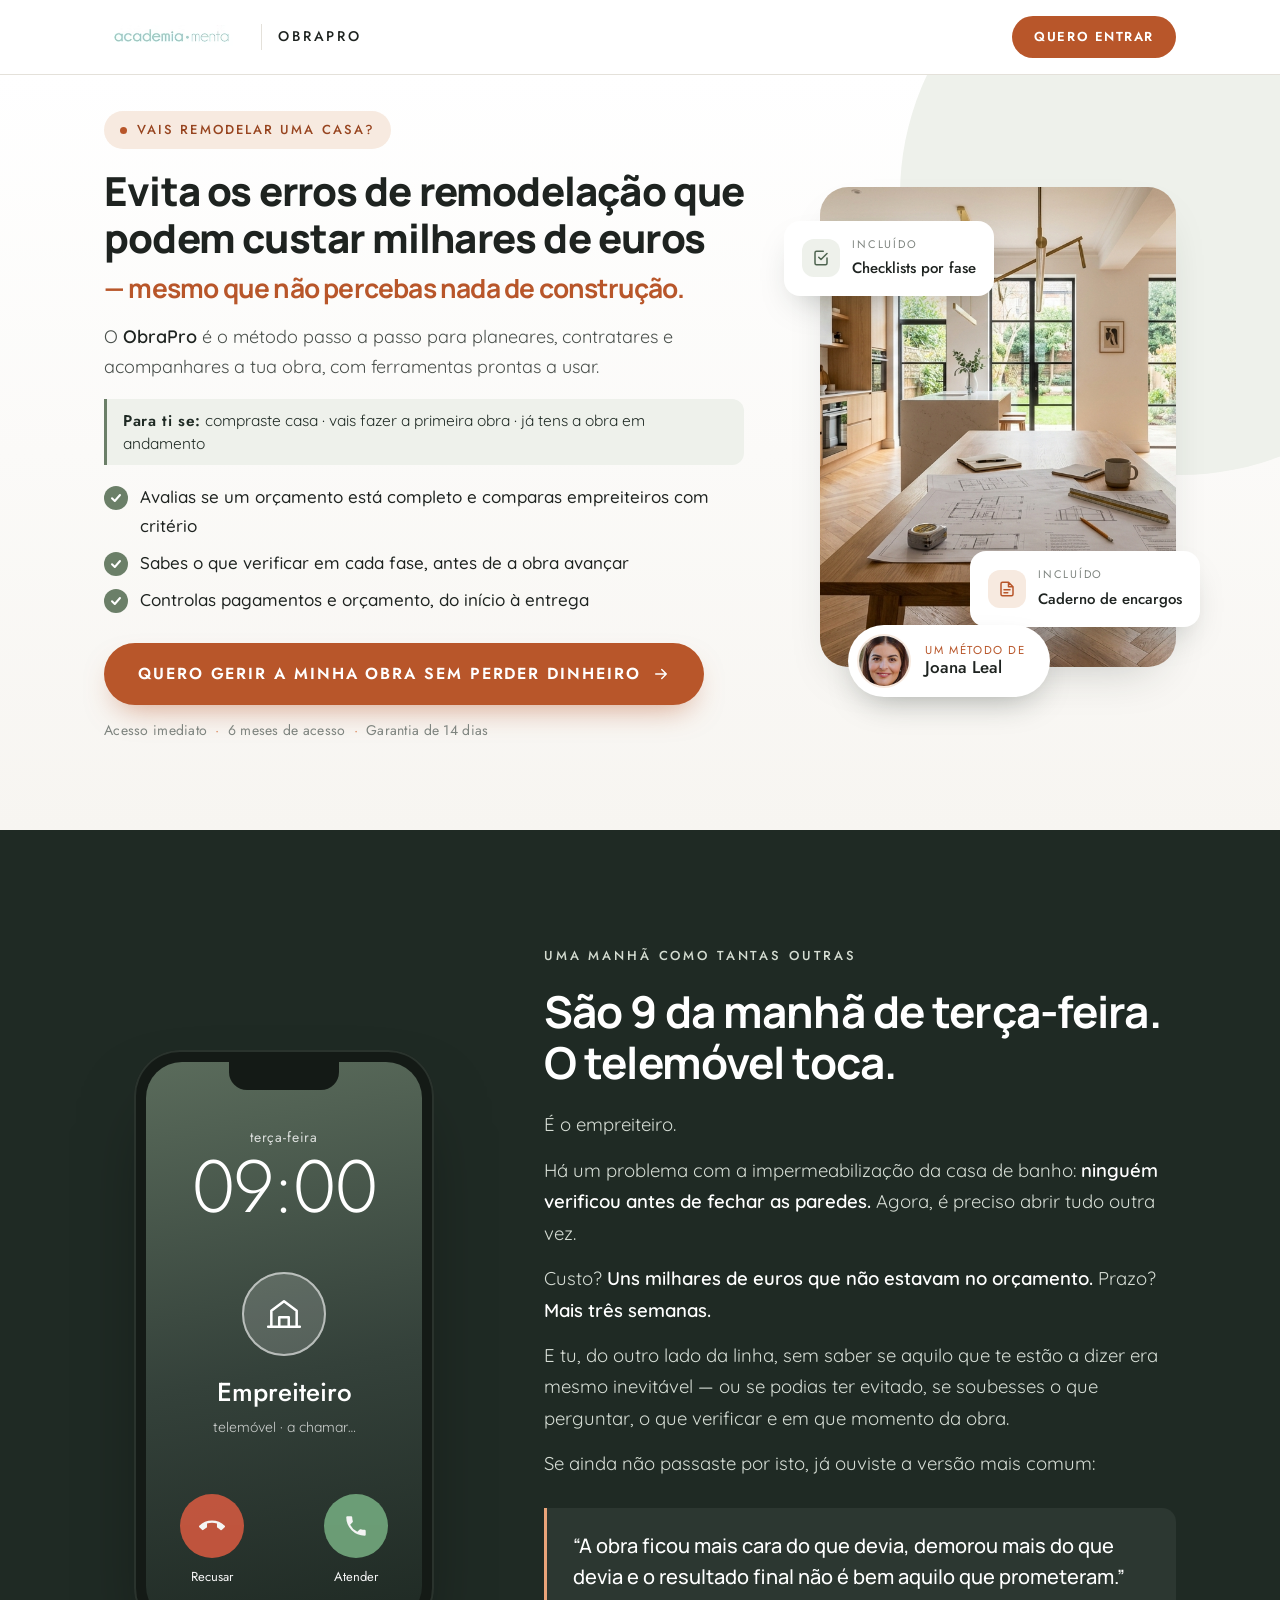
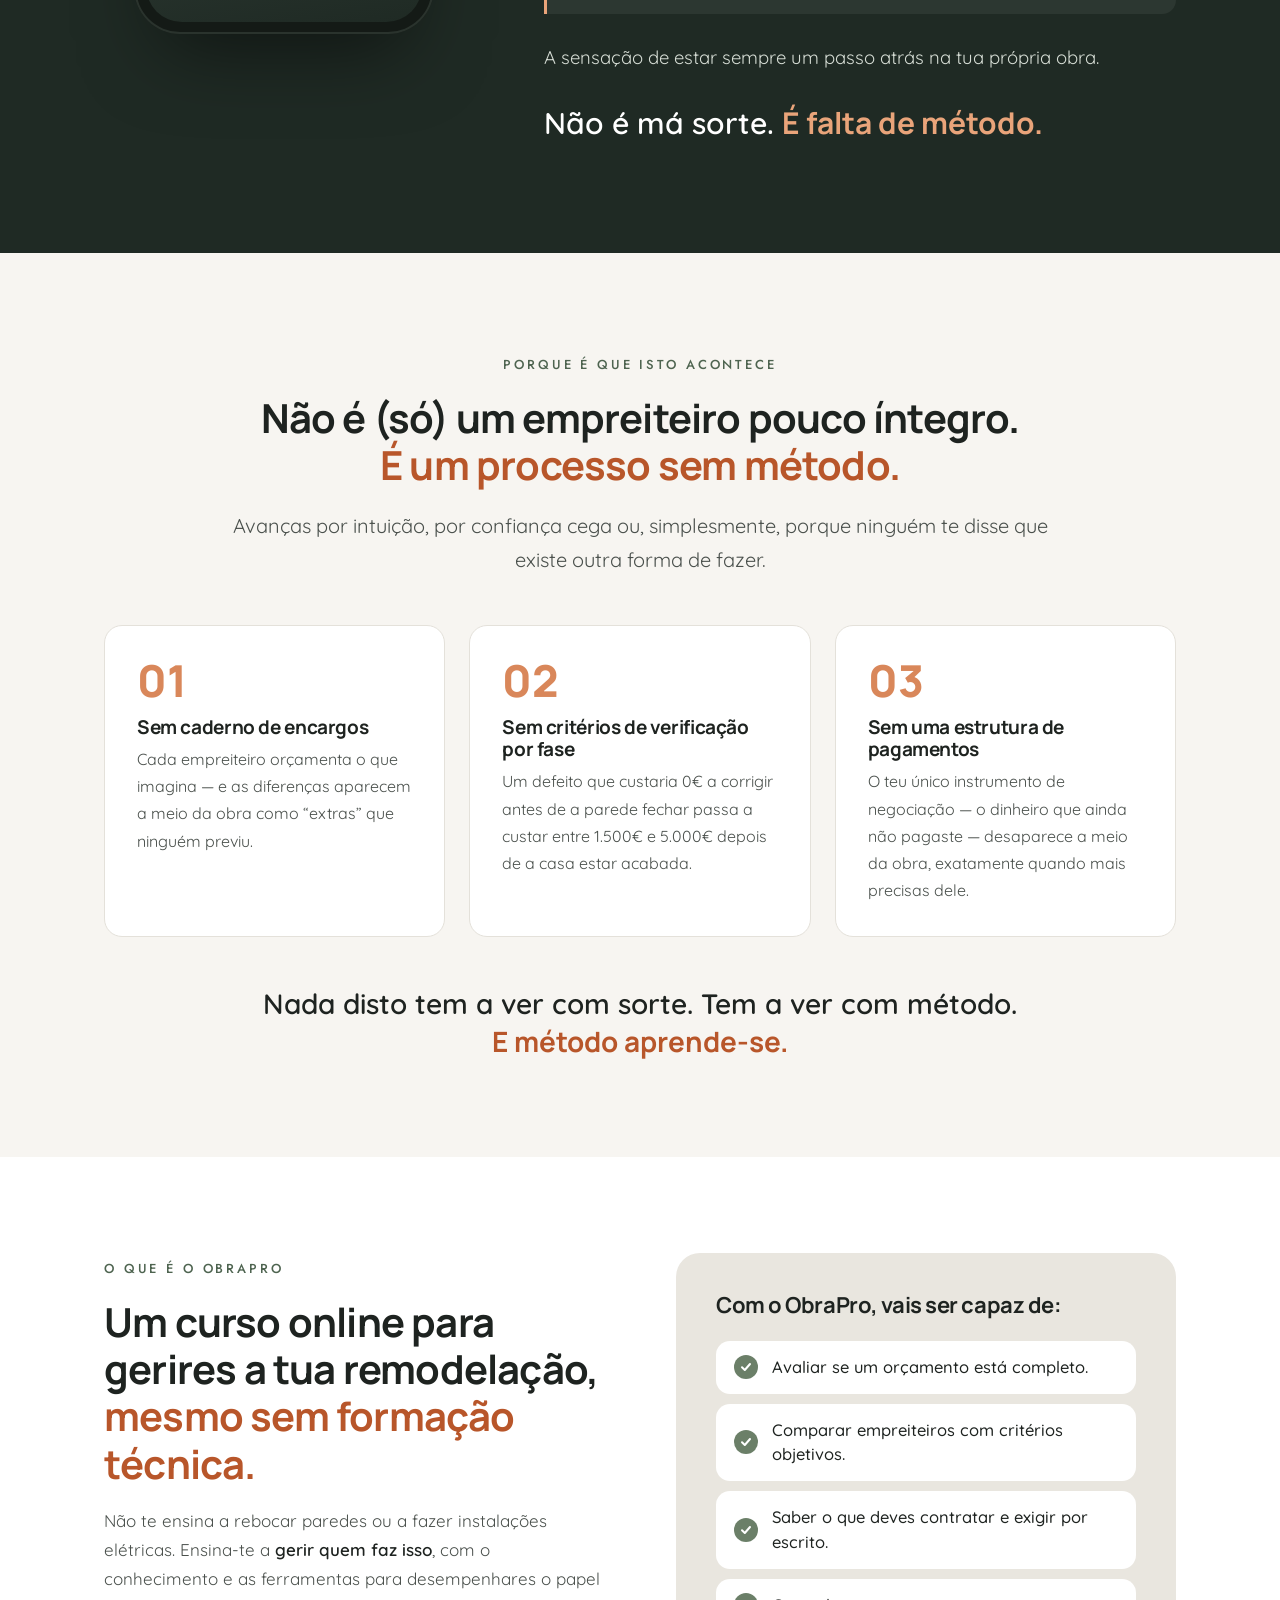
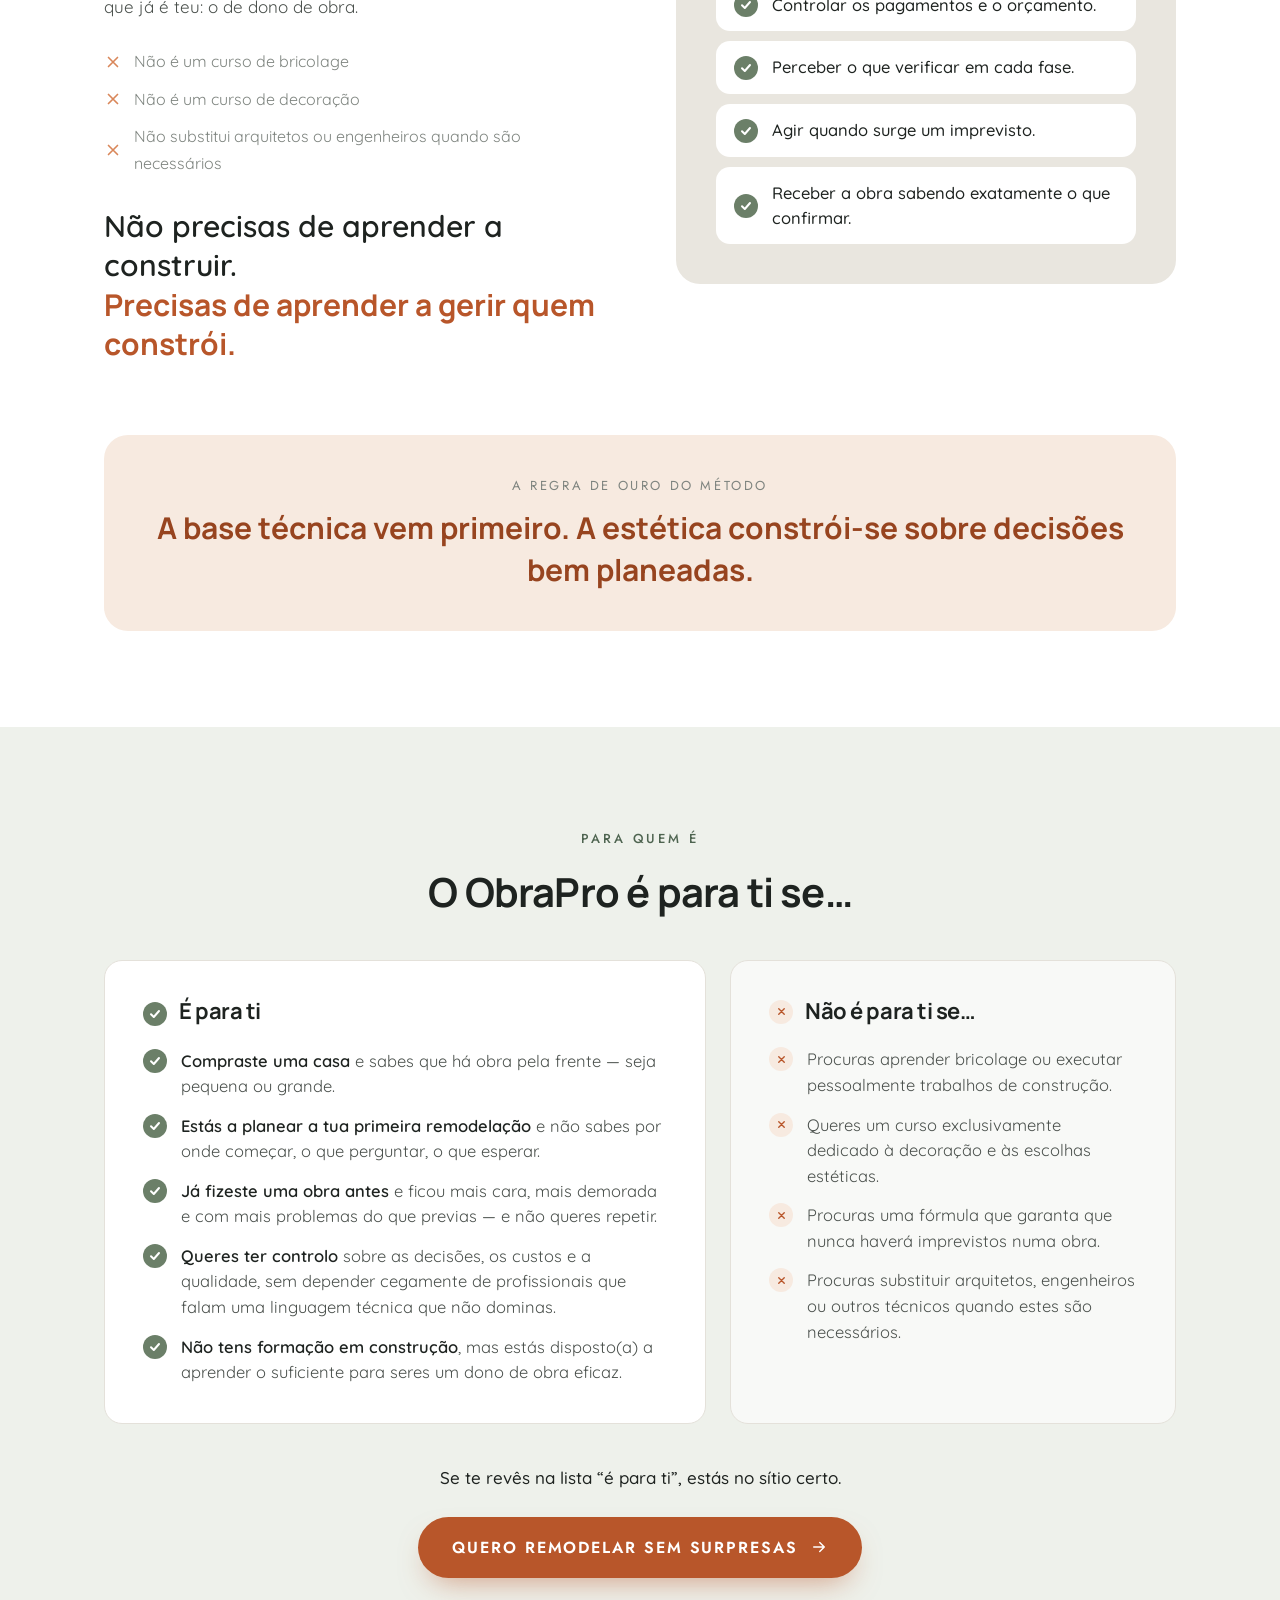
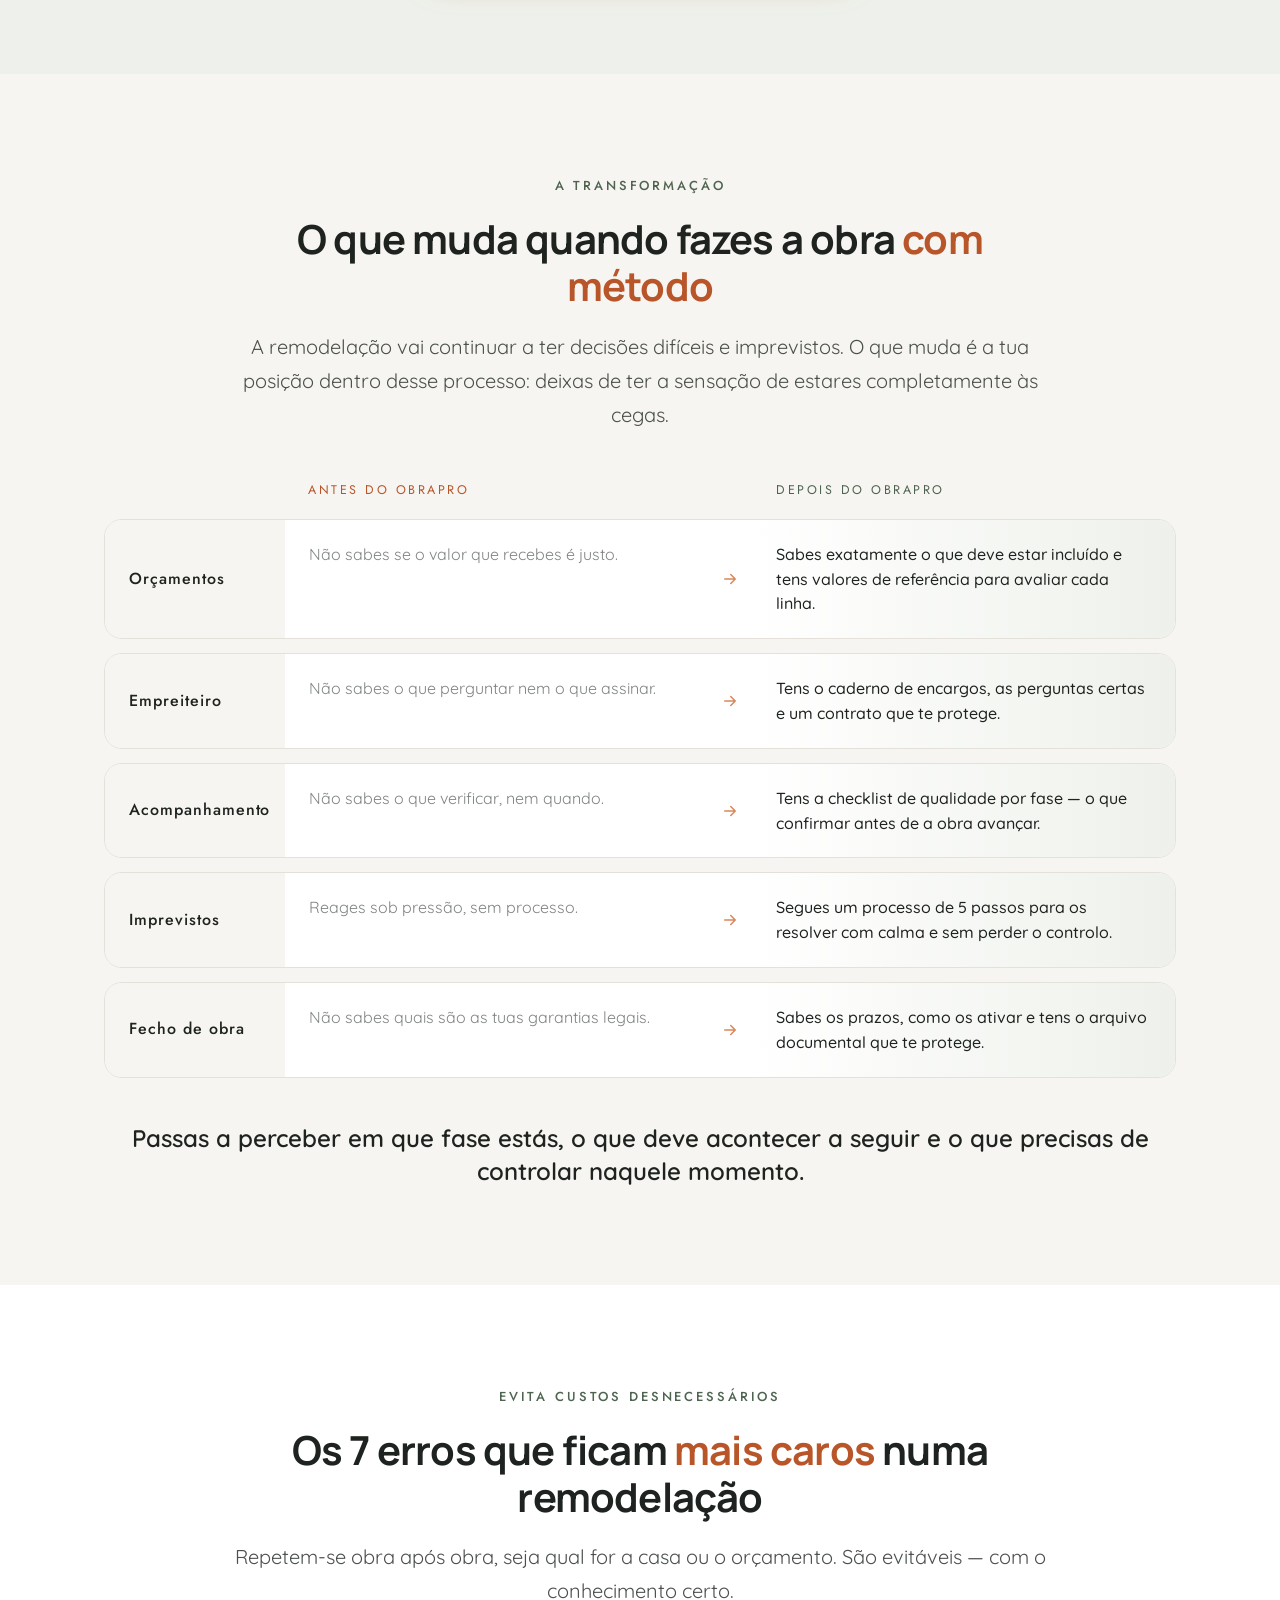
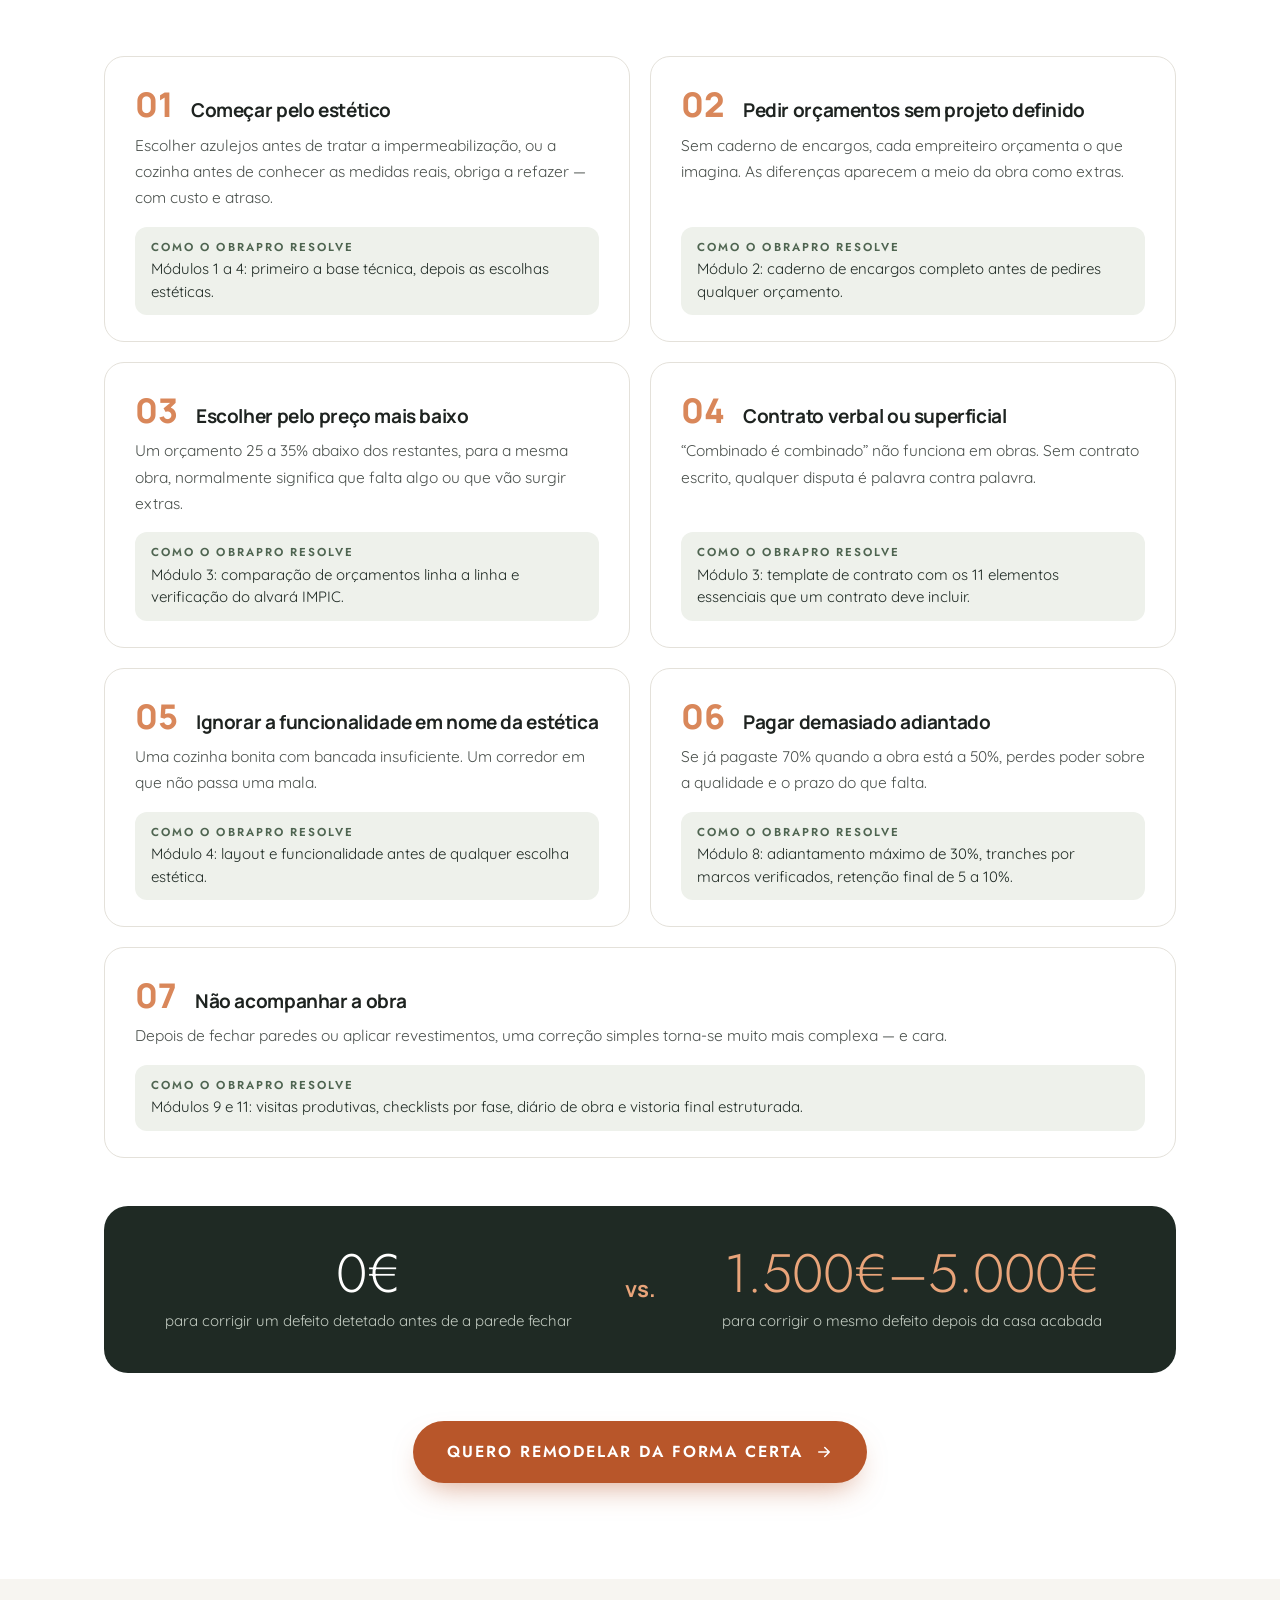
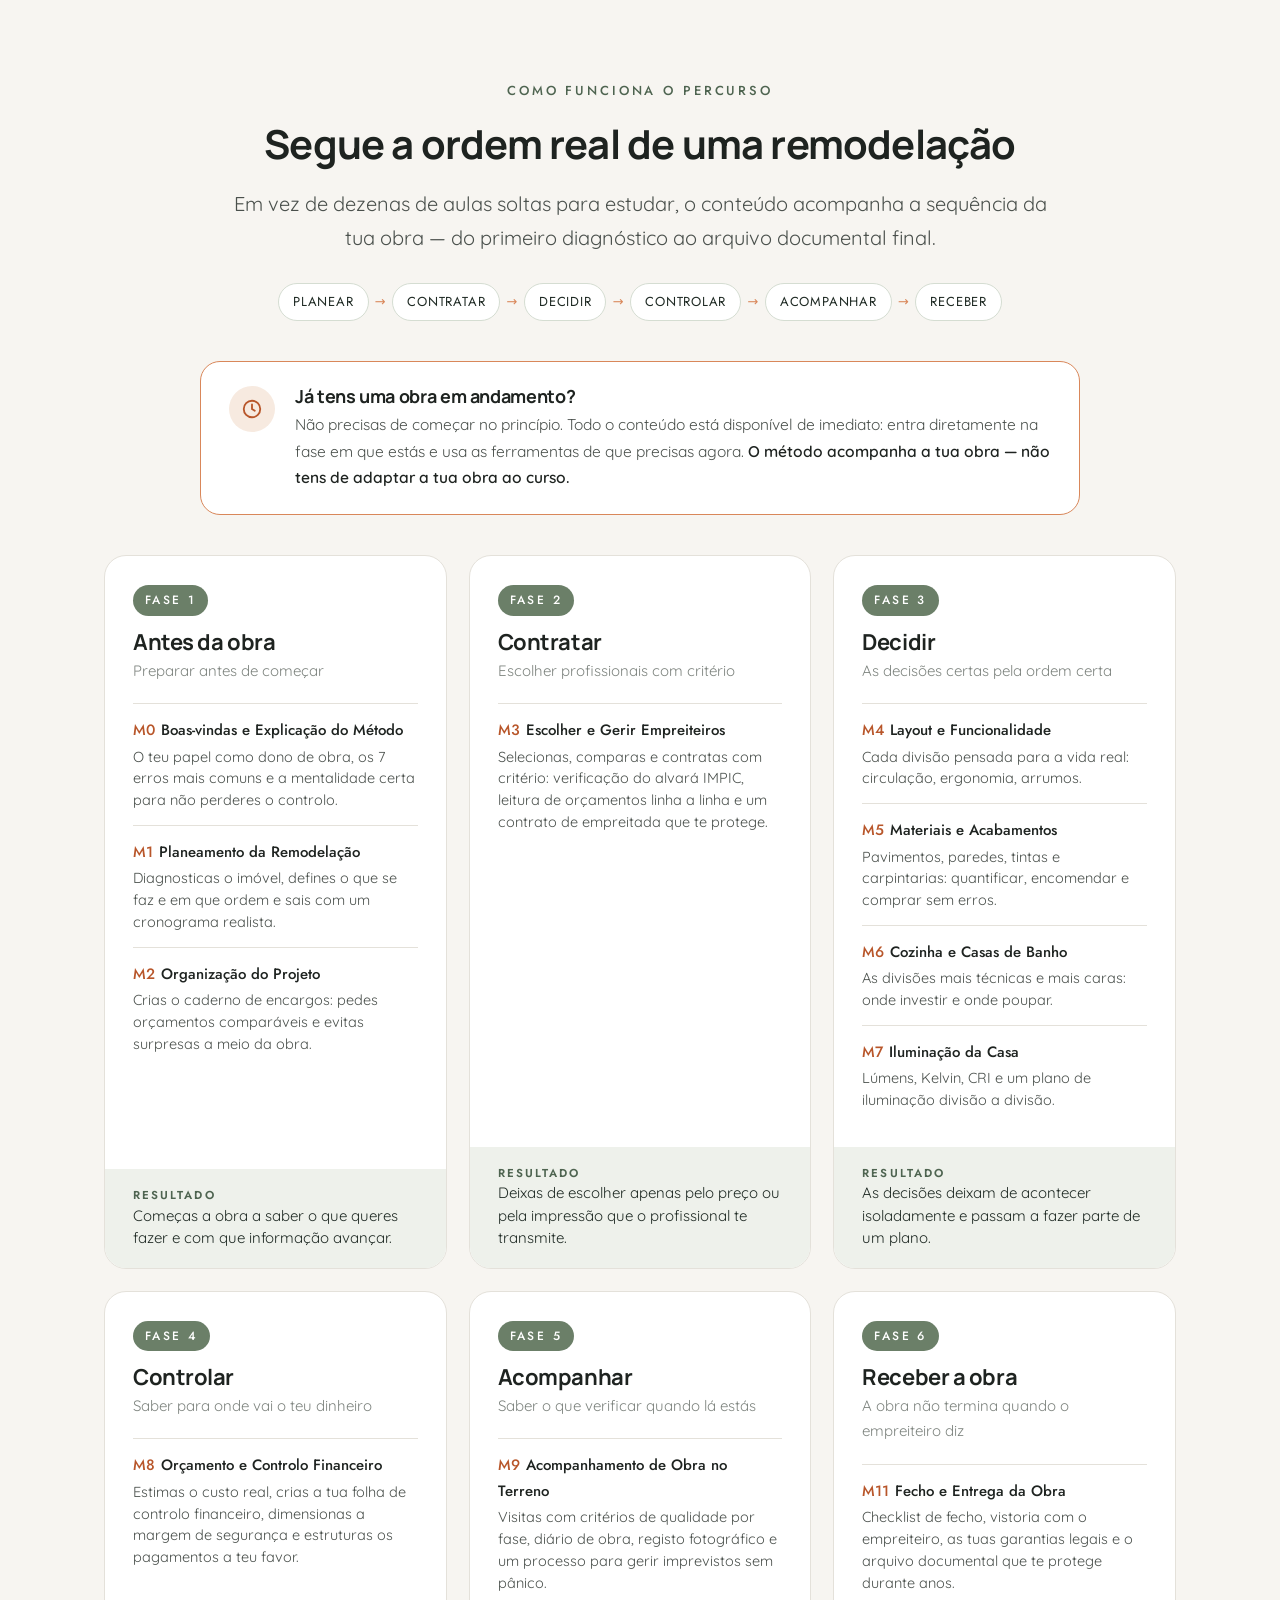
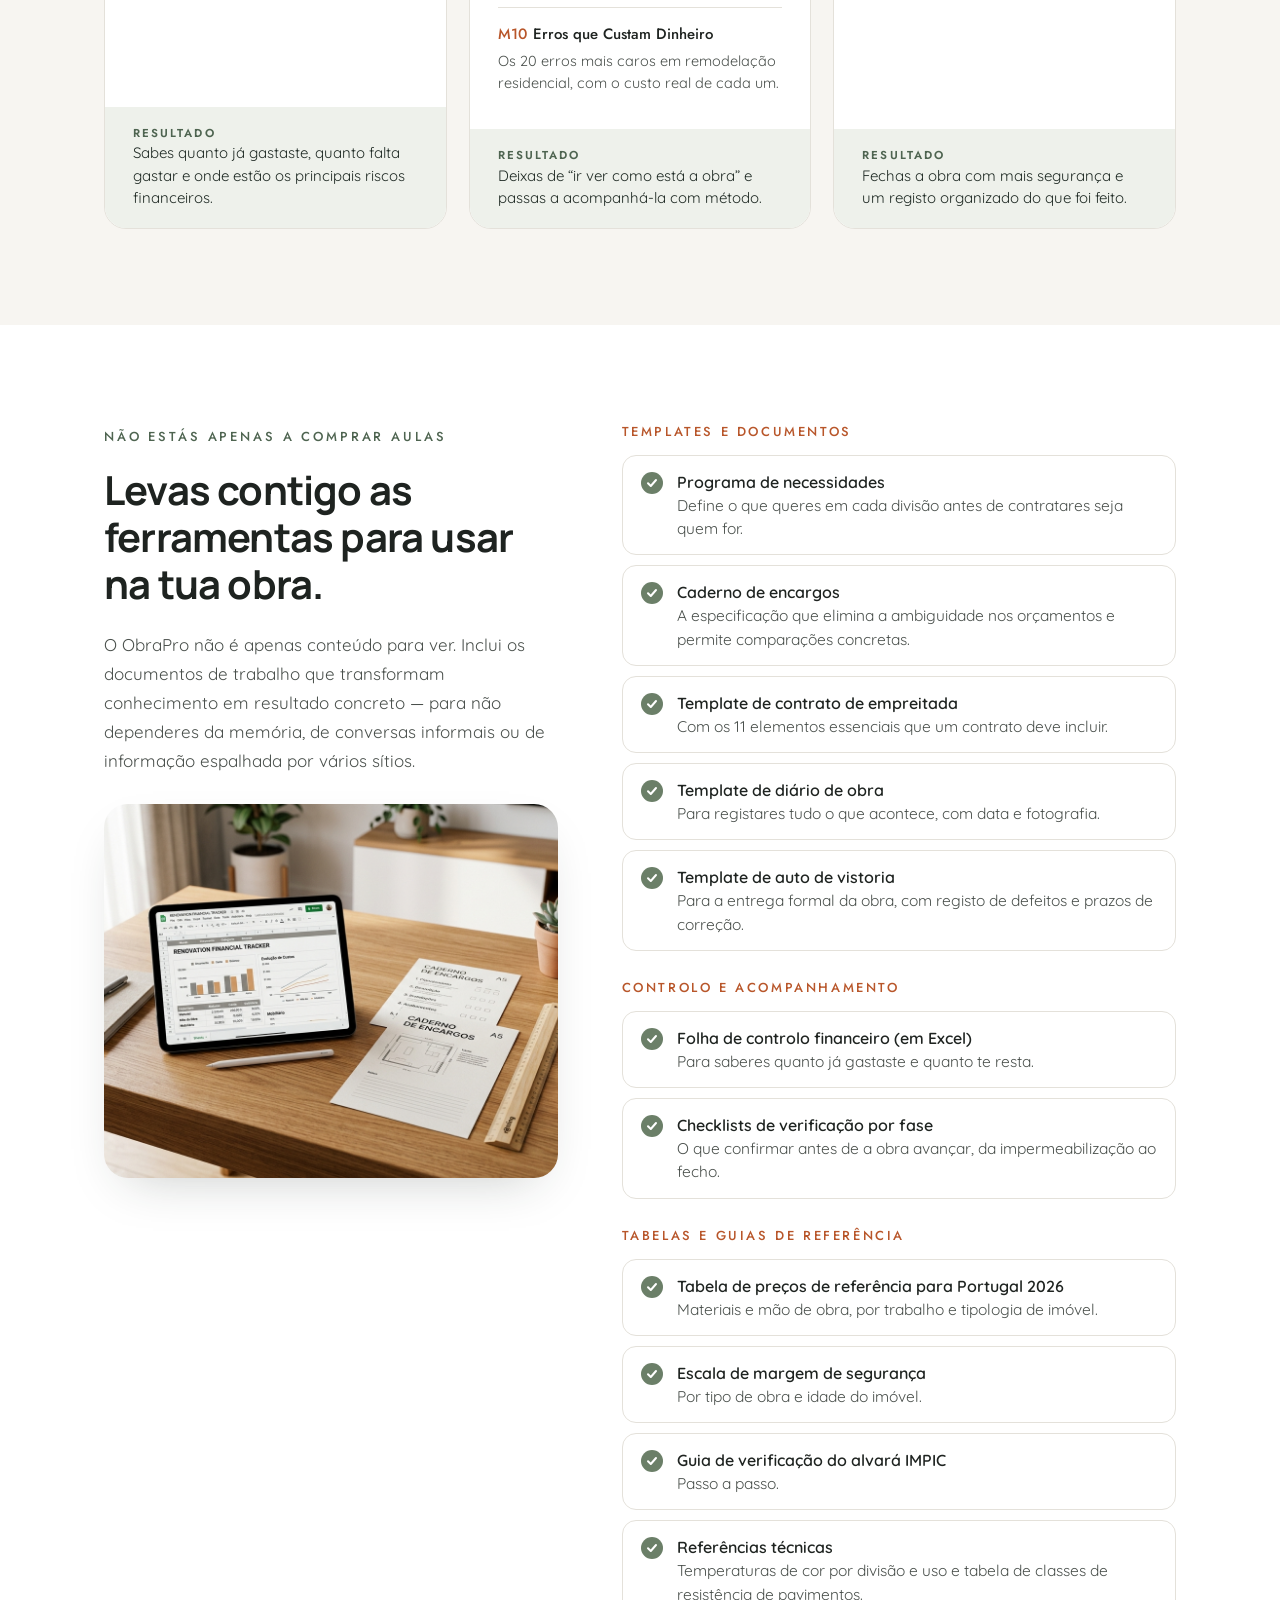
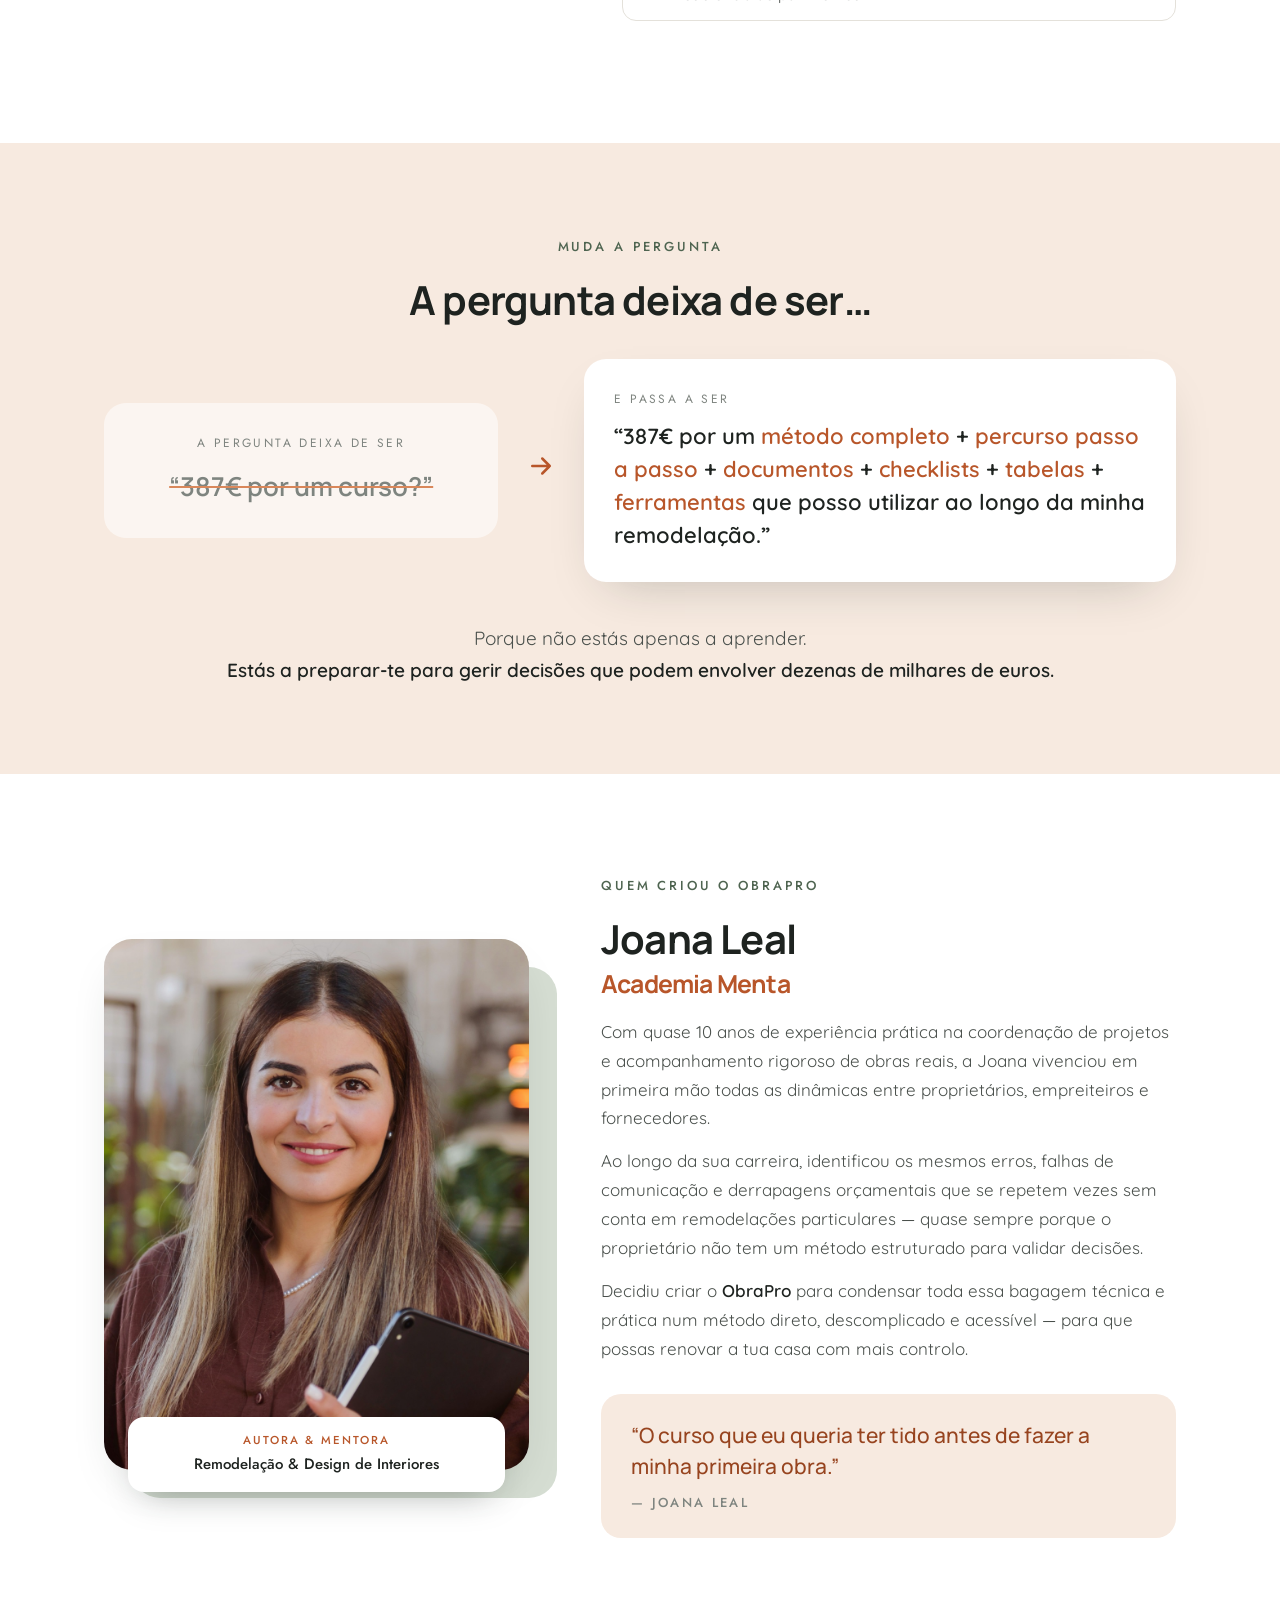
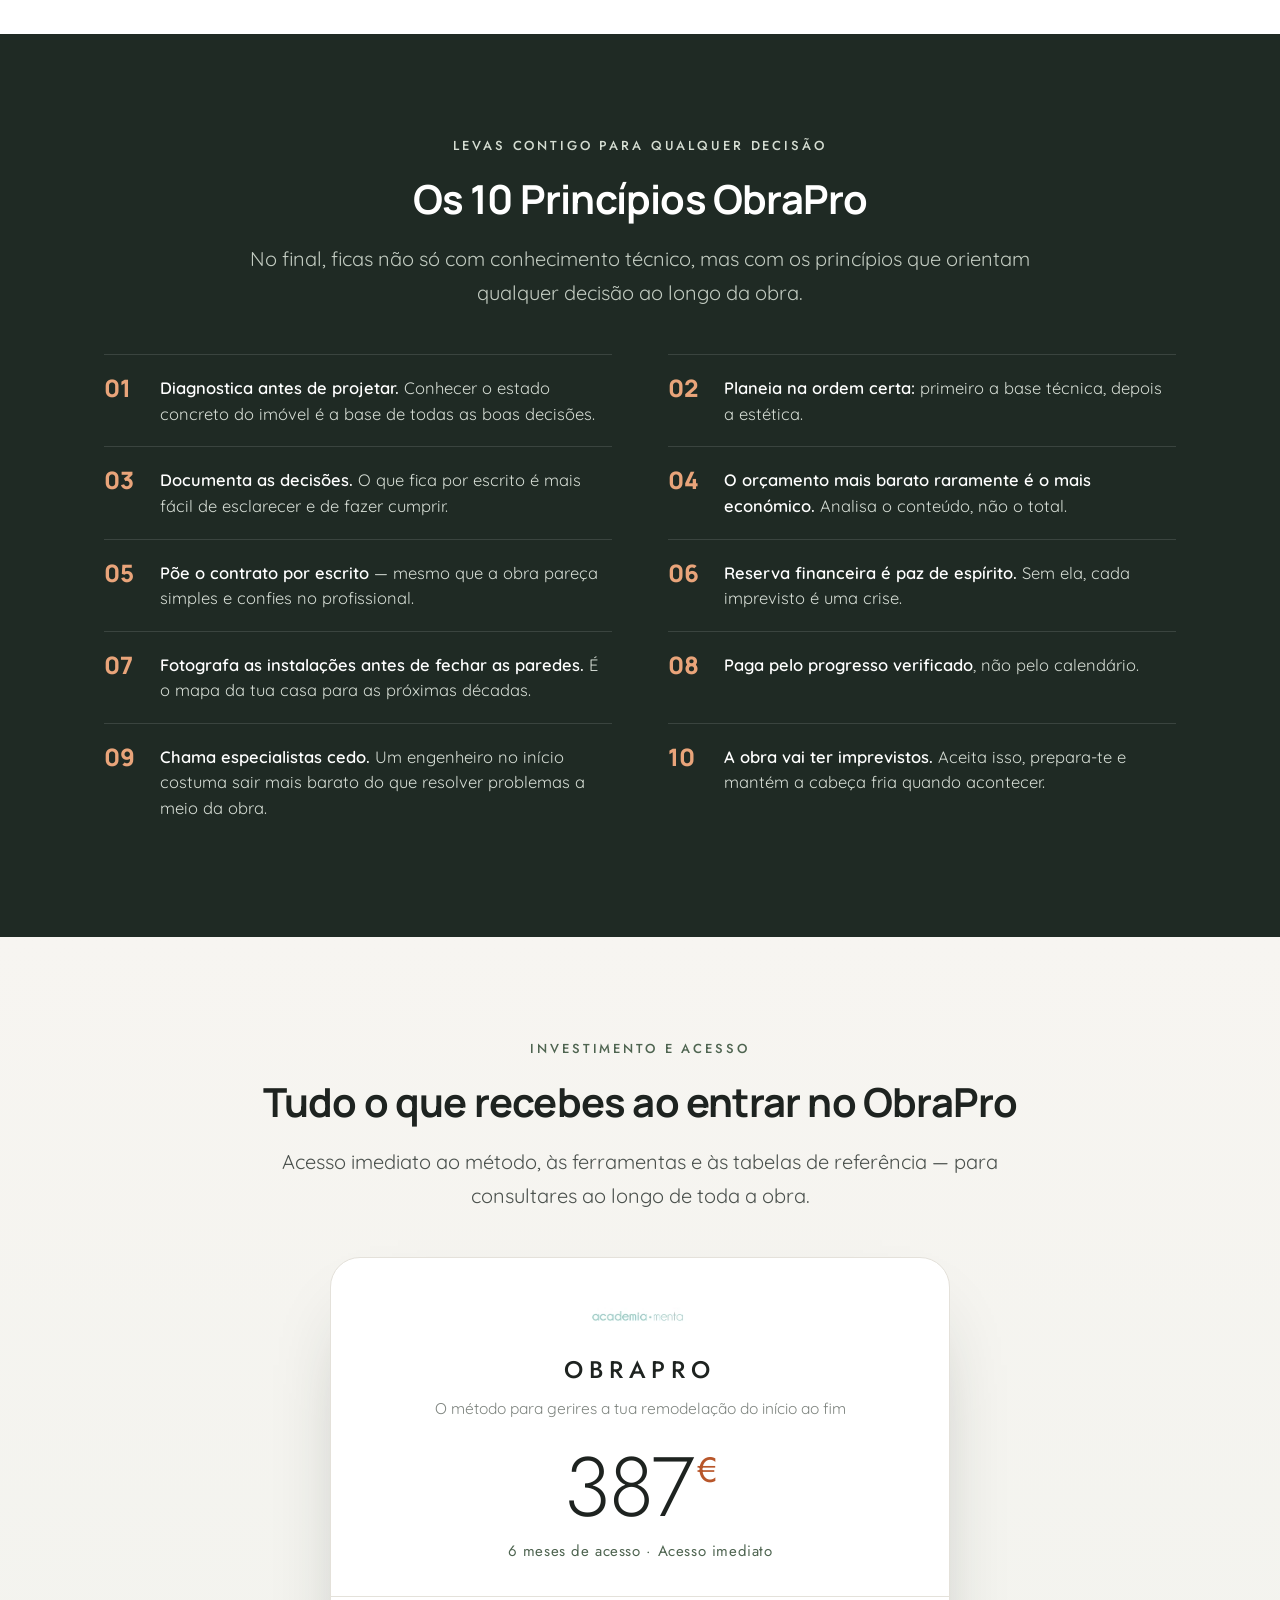
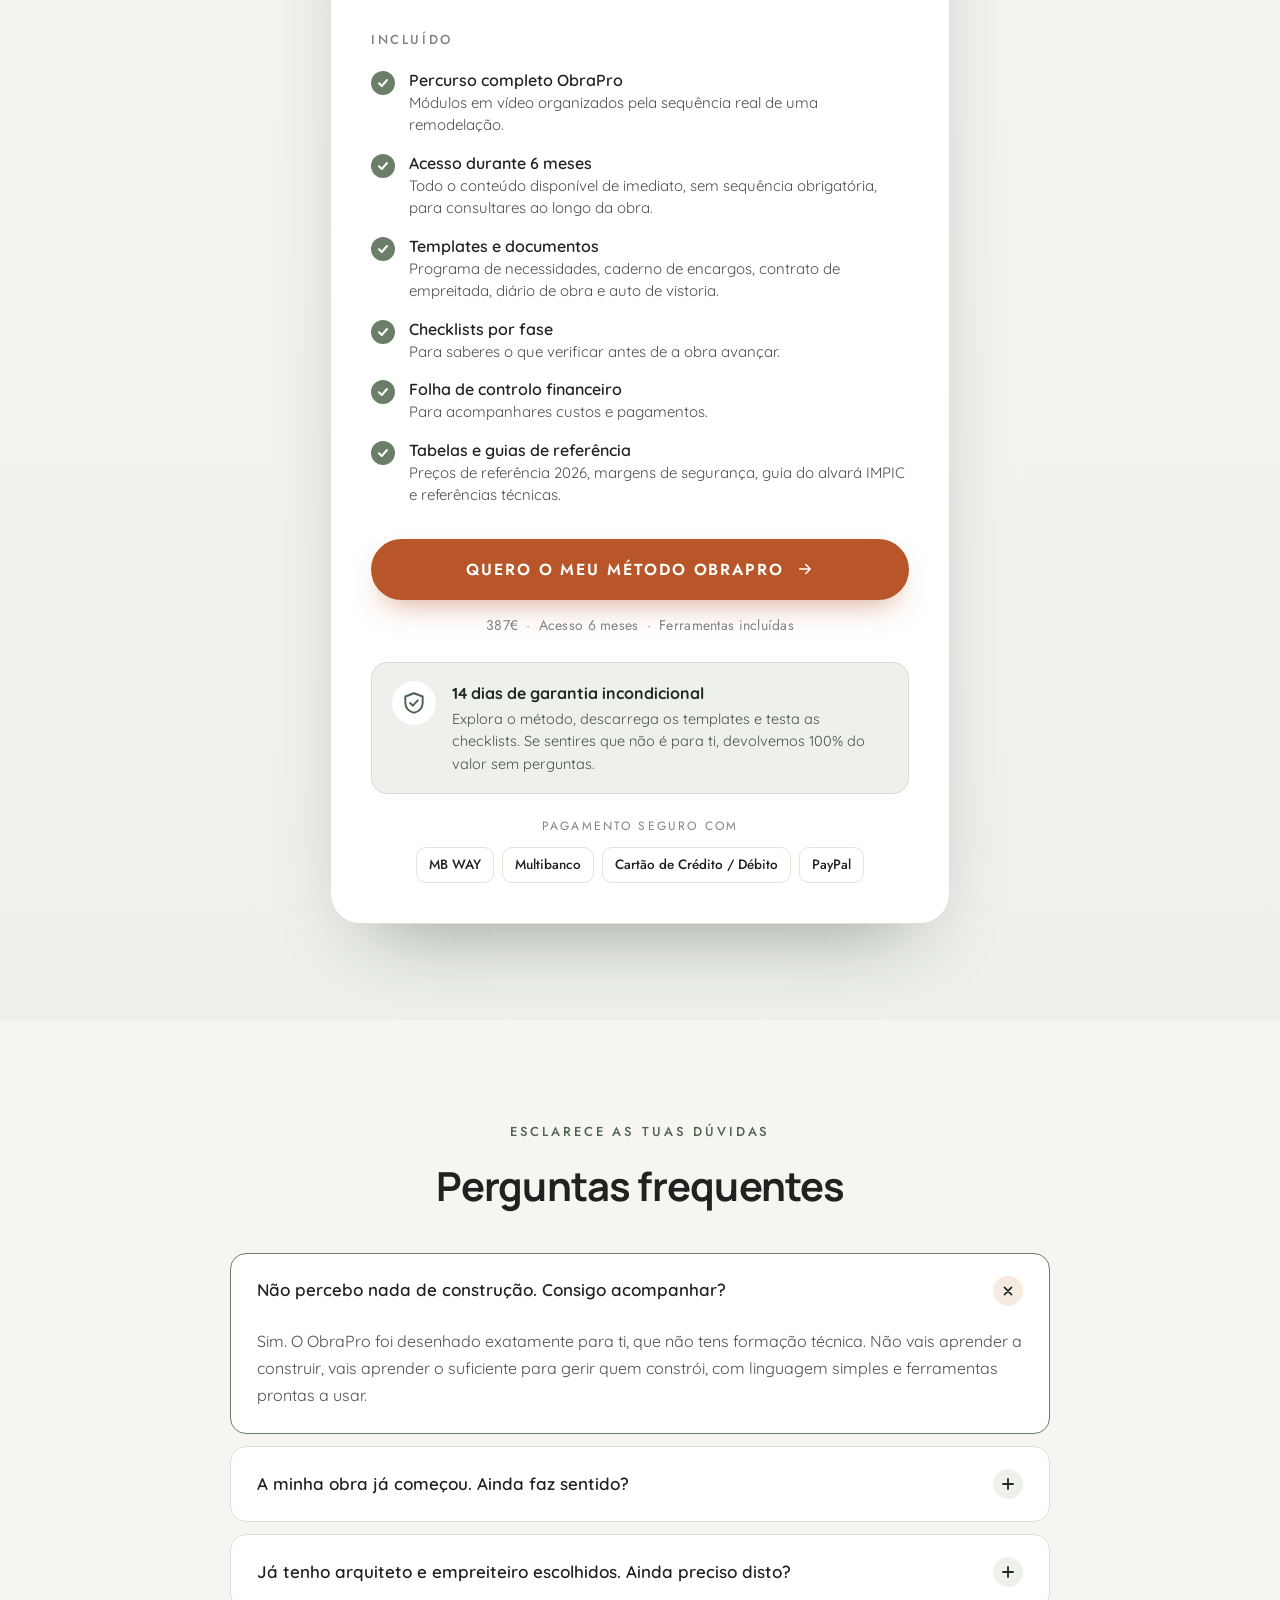
<file: index.html>
<!DOCTYPE html>
<html lang="pt-PT">
<head>
<meta charset="UTF-8">
<meta name="viewport" content="width=device-width, initial-scale=1">
<title>ObraPro · Academia Menta</title>
<meta name="description" content="ObraPro: o método completo para gerires a tua remodelação — decisões, orçamento, profissionais e qualidade da obra — mesmo sem perceberes nada de construção. Por Joana Leal, Academia Menta.">
<link rel="preconnect" href="https://fonts.googleapis.com">
<link rel="preconnect" href="https://fonts.gstatic.com" crossorigin>
<link href="https://fonts.googleapis.com/css2?family=Quicksand:wght@300;400;500;600;700&family=Manrope:wght@500;600;700;800&family=Jost:wght@400;500;600&display=swap" rel="stylesheet">
<style>
:root{
  /* Paleta ObraPro: carvão, verde-floresta, laranja queimado, pedra */
  --sage:#6B7F68;
  --sage-deep:#4E6450;
  --sage-ink:#1F2A24;
  --mint:#D5DDD2;
  --mint-soft:#EEF1EB;
  --blush:#E9A47A;
  --blush-soft:#F7EAE0;
  --rose:#D9875A;
  --rose-deep:#B8562A;
  --rose-deeper:#97441F;
  --mist:#E9E6DF;
  --paper:#FFFFFF;
  --paper-2:#F7F5F1;
  --ink:#1E2320;
  --text:#4A504C;
  --muted:#7E847F;
  --line:#E4E1DA;

  --f-body:'Quicksand',system-ui,sans-serif;
  --f-accent:'Manrope',system-ui,sans-serif;
  --f-head:'Manrope',system-ui,sans-serif;
  --f-ui:'Jost','Futura',system-ui,sans-serif;

  --wrap:1120px;
  --radius:18px;
  --shadow:0 20px 50px -24px rgba(31,42,36,.28);
}
*{box-sizing:border-box;margin:0;padding:0}
html{scroll-behavior:smooth;-webkit-text-size-adjust:100%}
body{background:var(--paper);color:var(--text);font-family:var(--f-body);font-size:17px;line-height:1.7;font-weight:400;overflow-x:hidden}
img{max-width:100%;height:auto;display:block}
a{color:inherit}
strong{color:var(--ink);font-weight:600}
.wrap{max-width:var(--wrap);margin:0 auto;padding:0 24px}
.narrow{max-width:820px;margin:0 auto}
section{padding:96px 0}
.center{text-align:center}
.wrap>*,[class*="-grid"]>*{min-width:0}

/* Tipografia */
.kicker{font-family:var(--f-ui);font-size:13px;letter-spacing:.22em;text-transform:uppercase;color:var(--sage-deep);font-weight:500;display:inline-block;margin-bottom:18px}
h1,h2,h3{font-family:var(--f-head);color:var(--ink);font-weight:700;line-height:1.18;letter-spacing:-.02em}
h1{font-size:clamp(29px,3.2vw,40px);font-weight:800}
h2{font-size:clamp(28px,3.4vw,40px);margin-bottom:20px}
h3{font-size:21px;margin-bottom:8px}
.accent{font-family:var(--f-accent);font-style:normal;font-weight:700;color:var(--rose-deep)}
.lead{font-size:clamp(18px,1.6vw,20px);color:var(--text)}
p+p{margin-top:14px}

/* Botões */
.btn{display:inline-flex;align-items:center;justify-content:center;gap:12px;font-family:var(--f-ui);font-weight:600;font-size:16px;letter-spacing:.12em;text-transform:uppercase;text-decoration:none;color:#fff;background:var(--rose-deep);padding:20px 34px;border-radius:999px;border:0;cursor:pointer;box-shadow:0 14px 30px -12px rgba(184,86,42,.55);transition:transform .2s ease,background .2s ease,box-shadow .2s ease;text-align:center;line-height:1.35}
.btn:hover{background:var(--rose-deeper);transform:translateY(-2px);box-shadow:0 18px 34px -12px rgba(151,68,31,.6)}
.btn svg{flex:none;transition:transform .2s}
.btn:hover svg{transform:translateX(4px)}
.btn-block{width:100%}
.cta-meta{font-family:var(--f-ui);font-size:14px;color:var(--muted);margin-top:14px;letter-spacing:.02em}
.cta-meta span{white-space:nowrap}
.cta-meta span+span:before{content:"·";margin:0 8px 0 0;color:var(--rose)}
.cta-meta span+span{margin-left:4px}

/* Header */
.site-header{position:sticky;top:0;z-index:40;background:rgba(255,255,255,.94);backdrop-filter:saturate(160%) blur(10px);-webkit-backdrop-filter:saturate(160%) blur(10px);border-bottom:1px solid var(--line)}
.site-header .wrap{display:flex;align-items:center;justify-content:space-between;height:74px;gap:20px}
.brand{display:flex;align-items:center;gap:16px;text-decoration:none}
.brand img{height:38px;width:auto;mix-blend-mode:multiply}
.brand .sep{width:1px;height:26px;background:var(--line)}
.brand .prod{font-family:var(--f-ui);font-weight:500;letter-spacing:.2em;font-size:14px;color:var(--ink);text-transform:uppercase}
.nav{display:flex;gap:28px;font-family:var(--f-ui);font-size:15px}
.nav a{text-decoration:none;color:var(--text)}
.nav a:hover{color:var(--rose-deep)}
.header-cta{padding:12px 22px;font-size:13px;box-shadow:none;white-space:nowrap}

/* HERO */
.hero{padding:36px 0 88px;background:linear-gradient(180deg,#fff 0%,var(--paper-2) 100%);position:relative;overflow:hidden}
.hero:before{content:"";position:absolute;right:-180px;top:-160px;width:560px;height:560px;border-radius:50%;background:var(--mint-soft);z-index:0}
.hero .wrap{position:relative;z-index:1;display:grid;grid-template-columns:1.3fr .7fr;gap:56px;align-items:center}
.hero-eyebrow{display:inline-flex;align-items:center;gap:10px;margin-bottom:18px!important;background:var(--blush-soft);color:var(--rose-deeper);font-family:var(--f-ui);font-size:13px;font-weight:500;letter-spacing:.16em;text-transform:uppercase;padding:8px 16px;border-radius:999px;margin-bottom:24px}
.hero-eyebrow i{width:7px;height:7px;border-radius:50%;background:var(--rose-deep);display:block}
.hero h1 .accent{display:block;font-size:.66em;margin-top:10px;line-height:1.3}
.hero .lead{margin:16px 0 16px;max-width:640px;font-size:18px}
.hero-for{font-size:15.5px;color:var(--sage-ink);background:var(--mint-soft);border-left:3px solid var(--sage);padding:10px 16px;border-radius:0 12px 12px 0;margin-bottom:18px;max-width:640px;line-height:1.5}
.hero-for b{font-family:var(--f-ui);font-weight:600;letter-spacing:.04em}
.hero-gains{list-style:none;display:grid;gap:8px;margin-bottom:28px}
.hero-gains li{display:flex;gap:12px;align-items:flex-start;color:var(--ink);font-weight:500}
.tick{flex:none;width:24px;height:24px;border-radius:50%;background:var(--sage);display:grid;place-items:center;margin-top:3px}
.tick svg{width:12px;height:12px}
.hero-media{position:relative}
.hero-media .photo{border-radius:28px;overflow:hidden;box-shadow:var(--shadow);aspect-ratio:4/5.4}
.hero-media .photo img{width:100%;height:100%;object-fit:cover;object-position:42% 50%}
.float{position:absolute;background:#fff;border-radius:16px;padding:14px 18px;box-shadow:0 16px 36px -16px rgba(31,42,36,.35);display:flex;gap:12px;align-items:center;font-family:var(--f-ui)}
.float small{display:block;font-size:11px;letter-spacing:.16em;text-transform:uppercase;color:var(--muted)}
.float b{font-weight:500;color:var(--ink);font-size:15px}
.float .ic{width:38px;height:38px;border-radius:12px;display:grid;place-items:center;background:var(--mint-soft);flex:none}
.float.f1{top:34px;left:-36px}
.float.f2{bottom:40px;right:-24px}
.float.f2 .ic{background:var(--blush-soft)}
.by-joana{position:absolute;bottom:-30px;left:28px;display:flex;align-items:center;gap:14px;background:#fff;padding:9px 24px 9px 9px;border-radius:999px;box-shadow:0 14px 34px -14px rgba(31,42,36,.4);font-family:var(--f-ui);font-size:17px;font-weight:500;color:var(--ink);line-height:1.25}
.by-joana img{width:54px;height:54px;border-radius:50%;object-fit:cover;object-position:50% 50%;border:2px solid var(--blush-soft)}
.by-joana small{display:block;font-size:11.5px;font-weight:400;color:var(--rose-deep);letter-spacing:.14em;text-transform:uppercase}

/* STORY — o telefonema */
.story{background:var(--sage-ink);color:#DCE2DA;padding:110px 0}
.story .wrap{display:grid;grid-template-columns:360px 1fr;gap:80px;align-items:center}
.phone{width:300px;margin:0 auto;border-radius:46px;background:#141A16;padding:12px;box-shadow:0 40px 80px -30px rgba(0,0,0,.55),inset 0 0 0 2px #2A332D}
.phone-screen{border-radius:36px;overflow:hidden;background:linear-gradient(170deg,#5A6B5B 0%,#34413A 55%,#1F2A24 100%);height:560px;display:flex;flex-direction:column;align-items:center;padding:24px 22px 34px;color:#fff;position:relative}
.phone-notch{width:110px;height:28px;background:#141A16;border-radius:0 0 18px 18px;position:absolute;top:0;left:50%;transform:translateX(-50%)}
.phone-day{font-family:var(--f-ui);font-size:14px;letter-spacing:.06em;opacity:.8;margin-top:40px}
.phone-time{font-family:var(--f-ui);font-weight:300;font-size:74px;line-height:1;letter-spacing:-.02em}
.caller{margin-top:48px;text-align:center}
.caller-avatar{width:84px;height:84px;border-radius:50%;background:rgba(255,255,255,.16);display:grid;place-items:center;margin:0 auto 14px;position:relative}
.caller-avatar:before,.caller-avatar:after{content:"";position:absolute;inset:0;border-radius:50%;border:2px solid rgba(255,255,255,.35);animation:ring 2.2s ease-out infinite}
.caller-avatar:after{animation-delay:1.1s}
@keyframes ring{0%{transform:scale(1);opacity:.9}100%{transform:scale(1.7);opacity:0}}
.caller-name{font-family:var(--f-ui);font-size:26px;font-weight:500}
.caller-sub{font-size:14px;opacity:.75;margin-top:2px}
.phone-actions{margin-top:auto;display:flex;justify-content:space-between;width:100%;padding:0 12px}
.pa{text-align:center;font-family:var(--f-ui);font-size:13px;opacity:.95}
.pa span{width:64px;height:64px;border-radius:50%;display:grid;place-items:center;margin-bottom:8px}
.pa.decline span{background:#C8573F}
.pa.accept span{background:#6FA37A;animation:shake 2.2s ease-in-out infinite}
@keyframes shake{0%,70%,100%{transform:rotate(0)}74%{transform:rotate(-12deg)}78%{transform:rotate(12deg)}82%{transform:rotate(-10deg)}86%{transform:rotate(8deg)}90%{transform:rotate(0)}}
.story-text .kicker{color:var(--mint)}
.story-text h2{color:#fff;font-size:clamp(30px,3.6vw,44px)}
.story-text p{font-size:18.5px;color:#D6DDD5}
.story-text strong{color:#fff}
.story-quote{margin:28px 0;padding:22px 26px;border-left:3px solid var(--blush);background:rgba(255,255,255,.06);border-radius:0 14px 14px 0;font-family:var(--f-accent);font-style:normal;font-size:20px;line-height:1.55;color:#fff}
.story-punch{margin-top:30px;font-size:clamp(24px,2.6vw,30px)!important;color:#fff!important;font-weight:600;line-height:1.3}
.story-punch .accent{color:var(--blush)}

/* Porque acontece */
.why{background:var(--paper-2)}
.why-grid{display:grid;grid-template-columns:repeat(3,1fr);gap:24px;margin-top:48px}
.card{background:#fff;border:1px solid var(--line);border-radius:var(--radius);padding:32px}
.why .card .num{font-family:var(--f-accent);font-style:normal;font-size:44px;color:var(--rose);line-height:1;margin-bottom:14px}
.why .card h3{font-size:19px}
.why .card p{font-size:16px}
.why-close{margin-top:48px;font-size:clamp(22px,2.4vw,28px);font-weight:600;color:var(--ink);line-height:1.35}

/* O que é */
.what .wrap{display:grid;grid-template-columns:1fr 1fr;gap:72px;align-items:start}
.not-diy{display:grid;gap:10px;margin:26px 0 30px}
.not-diy div{display:flex;gap:12px;align-items:center;color:var(--muted);font-size:16px}
.not-diy svg{flex:none}
.manifest{font-size:clamp(24px,2.6vw,30px);line-height:1.3;color:var(--ink);font-weight:600}
.manifest .accent{display:block}
.gap-box{background:var(--mist);border-radius:24px;padding:40px}
.gap-box h3{font-size:22px;margin-bottom:22px}
.gap-list{list-style:none;display:grid;gap:10px}
.gap-list li{display:flex;gap:14px;align-items:center;background:#fff;border-radius:14px;padding:14px 18px;color:var(--ink);font-weight:500;font-size:16.5px;line-height:1.5}
.gap-list li .tick{margin-top:0}
.gap-list li b{flex:none;width:28px;height:28px;border-radius:50%;background:var(--blush-soft);color:var(--rose-deeper);font-family:var(--f-ui);font-weight:600;font-size:14px;display:grid;place-items:center}
.gap-close{margin-top:24px;font-weight:600;color:var(--sage-ink);font-size:18px}
.rule-banner{margin-top:72px;text-align:center;background:var(--blush-soft);border-radius:24px;padding:40px 28px}
.rule-banner p{font-family:var(--f-accent);font-style:normal;font-size:clamp(22px,2.6vw,30px);color:var(--rose-deeper);line-height:1.4}
.rule-banner small{display:block;font-family:var(--f-ui);font-size:13px;letter-spacing:.2em;text-transform:uppercase;color:var(--muted);margin-bottom:10px}

/* Para quem */
.who{background:var(--mint-soft)}
.who-grid{display:grid;grid-template-columns:1.35fr 1fr;gap:24px;margin-top:44px}
.who .card{padding:38px}
.who .card h3{display:flex;align-items:center;gap:12px;font-size:22px;margin-bottom:22px}
.who-list{list-style:none;display:grid;gap:14px}
.who-list li{display:flex;gap:14px;align-items:flex-start;font-size:16.5px;line-height:1.55}
.who-list li .tick{margin-top:1px}
.x{flex:none;width:24px;height:24px;border-radius:50%;background:var(--blush-soft);display:grid;place-items:center;margin-top:1px}
.who .card.no{background:rgba(255,255,255,.6)}
.who-foot{margin-top:40px;text-align:center}
.who-foot p{margin-bottom:24px;color:var(--ink);font-weight:500}

/* 3 funções */
.roles-grid{display:grid;grid-template-columns:repeat(3,1fr);gap:24px;margin-top:48px}
.role{border-radius:24px;padding:38px 32px;position:relative;overflow:hidden}
.role:nth-child(1){background:var(--mint-soft)}
.role:nth-child(2){background:var(--blush-soft)}
.role:nth-child(3){background:var(--mist)}
.role .ic{width:56px;height:56px;border-radius:16px;background:#fff;display:grid;place-items:center;margin-bottom:22px}
.role h3{font-family:var(--f-ui);font-weight:500;letter-spacing:.2em;text-transform:uppercase;font-size:17px;margin-bottom:12px}
.role p{font-size:16px}

/* Antes/Depois */
.ba{background:var(--paper-2)}
.ba-table{margin-top:48px;display:grid;gap:14px}
.ba-row{display:grid;grid-template-columns:180px 1fr 44px 1fr;gap:0;align-items:stretch;background:#fff;border:1px solid var(--line);border-radius:18px;overflow:hidden}
.ba-row>div{padding:22px 24px;font-size:16px;line-height:1.55}
.ba-topic{font-family:var(--f-ui);font-weight:500;color:var(--ink);letter-spacing:.06em;background:var(--paper-2);display:flex;align-items:center}
.ba-before{color:var(--muted)}
.ba-arrow{display:grid;place-items:center;padding:0!important}
.ba-after{color:var(--ink);font-weight:500;background:linear-gradient(90deg,#fff,var(--mint-soft))}
.ba-head{display:grid;grid-template-columns:180px 1fr 44px 1fr;font-family:var(--f-ui);font-size:12.5px;letter-spacing:.2em;text-transform:uppercase;padding:0 0 4px}
.ba-head div{padding:0 24px}
.ba-head .b{color:var(--rose-deep)}
.ba-head .a{color:var(--sage-deep)}
.ba-note{margin-top:44px;text-align:center}
.ba-note p{font-size:clamp(20px,2.2vw,24px);color:var(--ink);font-weight:600;line-height:1.4}

/* 7 erros */
.errors-grid{display:grid;grid-template-columns:repeat(2,1fr);gap:20px;margin-top:48px}
.err{background:#fff;border:1px solid var(--line);border-radius:20px;padding:30px 30px 26px;display:flex;flex-direction:column}
.err-top{display:flex;gap:18px;align-items:baseline;margin-bottom:10px}
.err-n{font-family:var(--f-accent);font-style:normal;font-size:34px;color:var(--rose);line-height:1;flex:none}
.err h3{font-size:19px;margin:0}
.err p{font-size:15.5px}
.err .fix{margin-top:auto;padding-top:16px}
.err .fix div{background:var(--mint-soft);border-radius:12px;padding:12px 16px;font-size:15px;color:var(--sage-ink);line-height:1.5}
.err .fix b{font-family:var(--f-ui);font-size:11.5px;letter-spacing:.18em;text-transform:uppercase;display:block;color:var(--sage-deep);font-weight:600;margin-bottom:2px}
.err.wide{grid-column:1/-1}
.cost-strip{margin-top:48px;background:var(--sage-ink);color:#fff;border-radius:24px;padding:40px;display:grid;grid-template-columns:1fr auto 1fr;gap:32px;align-items:center;text-align:center}
.cost-strip .val{font-family:var(--f-ui);font-weight:300;font-size:clamp(36px,4.4vw,54px);line-height:1}
.cost-strip .lbl{font-size:15px;color:#C3CCC2;margin-top:8px}
.cost-strip .vs{font-family:var(--f-accent);font-style:normal;font-size:22px;color:var(--blush)}
.cost-strip .val.bad{color:var(--blush)}
.center-cta{margin-top:48px;text-align:center}

/* Percurso */
.path{background:var(--paper-2)}
.path-flow{display:flex;flex-wrap:wrap;justify-content:center;gap:6px;margin:28px -40px 20px;font-family:var(--f-ui);font-size:13px;letter-spacing:.06em;text-transform:uppercase;color:var(--sage-ink)}
.path-flow span{background:#fff;border:1px solid var(--mint);padding:7px 14px;border-radius:999px}
.path-flow i{color:var(--rose);font-style:normal;align-self:center}
.inprogress{display:flex;gap:20px;align-items:flex-start;background:#fff;border:1.5px solid var(--rose);border-radius:20px;padding:24px 28px;margin:40px auto 40px;max-width:880px}
.inprogress .ic{flex:none;width:46px;height:46px;border-radius:50%;background:var(--blush-soft);display:grid;place-items:center}
.inprogress h3{font-size:18px;margin-bottom:4px}
.inprogress p{font-size:15.5px}
.phases{display:grid;grid-template-columns:repeat(3,1fr);gap:22px}
.phase{background:#fff;border:1px solid var(--line);border-radius:22px;display:flex;flex-direction:column;overflow:hidden}
.phase-head{padding:28px 28px 20px}
.phase-tag{display:inline-block;font-family:var(--f-ui);font-size:12px;letter-spacing:.2em;text-transform:uppercase;font-weight:500;color:#fff;background:var(--sage);padding:5px 12px;border-radius:999px;margin-bottom:14px}
.phase h3{font-size:22px;margin-bottom:2px}
.phase-sub{font-size:15px;color:var(--muted)}
.phase-body{padding:0 28px 22px;flex:1}
.mod{padding:14px 0;border-top:1px solid var(--line)}
.mod b{display:block;font-family:var(--f-ui);font-weight:500;font-size:15px;color:var(--ink)}
.mod b em{font-style:normal;color:var(--rose-deep);margin-right:6px}
.mod span{font-size:14.5px;line-height:1.5;display:block;margin-top:2px}
.phase-res{background:var(--mint-soft);padding:18px 28px;font-size:15px;color:var(--sage-ink);line-height:1.5}
.phase-res b{display:block;font-family:var(--f-ui);font-size:11.5px;letter-spacing:.18em;text-transform:uppercase;color:var(--sage-deep);font-weight:600}

/* Ferramentas */
.tools .wrap{display:grid;grid-template-columns:.9fr 1.1fr;gap:64px;align-items:start}
.tools-media{position:relative}
.tools-media img{border-radius:24px;box-shadow:var(--shadow);aspect-ratio:4/3.3;object-fit:cover;width:100%}
.tools-media p{margin-top:24px}
.tool-group{margin-bottom:26px}
.tool-group h4{font-family:var(--f-ui);font-size:13px;letter-spacing:.2em;text-transform:uppercase;color:var(--rose-deep);font-weight:500;margin-bottom:12px}
.tool-list{list-style:none;display:grid;gap:10px}
.tool-list li{display:flex;gap:14px;align-items:flex-start;background:#fff;border:1px solid var(--line);border-radius:14px;padding:14px 18px;font-size:15.5px;line-height:1.5}
.tool-list li b{display:block;color:var(--ink);font-weight:600;font-size:16px}
.tool-list .tick{width:22px;height:22px;margin-top:2px}

/* Reenquadramento de preço */
.reframe{background:var(--blush-soft);padding:88px 0}
.reframe-grid{display:grid;grid-template-columns:1fr auto 1.5fr;gap:28px;align-items:center;margin-top:36px}
.q-old,.q-new{border-radius:22px;padding:30px}
.q-old{background:rgba(255,255,255,.55);text-align:center}
.q-old small,.q-new small{display:block;font-family:var(--f-ui);font-size:12px;letter-spacing:.2em;text-transform:uppercase;color:var(--muted);margin-bottom:10px}
.q-old p{font-family:var(--f-accent);font-style:normal;font-size:26px;color:var(--muted);text-decoration:line-through;text-decoration-color:var(--rose);text-decoration-thickness:2px}
.q-new{background:#fff;box-shadow:var(--shadow)}
.q-new p{font-size:clamp(19px,1.8vw,22px);font-weight:600;color:var(--ink);line-height:1.5}
.q-new p em{font-style:normal;color:var(--rose-deep)}
.reframe-foot{margin-top:40px;text-align:center;font-size:19px}

/* Joana */
.joana .wrap{display:grid;grid-template-columns:.85fr 1.15fr;gap:72px;align-items:center}
.joana-photo{position:relative}
.joana-photo img{border-radius:28px;aspect-ratio:4/5;object-fit:cover;object-position:50% 20%;width:100%;box-shadow:var(--shadow)}
.joana-photo:before{content:"";position:absolute;inset:28px -28px -28px 28px;border-radius:28px;background:var(--mint);z-index:-1}
.joana h2 .accent{display:block;font-size:.62em;margin-top:6px}
.joana-badge{position:absolute;left:24px;right:24px;bottom:-22px;background:#fff;border-radius:16px;padding:14px 18px;text-align:center;box-shadow:0 16px 36px -16px rgba(31,42,36,.35);font-family:var(--f-ui);font-weight:500;color:var(--ink);font-size:15px}
.joana-badge small{display:block;font-size:11.5px;letter-spacing:.18em;text-transform:uppercase;color:var(--rose-deep);margin-bottom:2px}
.joana-quote{margin-top:30px;padding:26px 30px;background:var(--blush-soft);border-radius:20px;font-family:var(--f-accent);font-style:normal;font-size:21px;line-height:1.5;color:var(--rose-deeper)}
.joana-quote cite{display:block;margin-top:10px;font-family:var(--f-ui);font-style:normal;font-size:13px;letter-spacing:.18em;text-transform:uppercase;color:var(--muted)}

/* Marcadores de conteúdo a preencher */
.todo{border:2px dashed var(--rose);background:repeating-linear-gradient(135deg,#fff,#fff 12px,#FBF3EC 12px,#FBF3EC 24px);border-radius:16px;padding:22px 24px;color:var(--rose-deeper);font-size:15px;line-height:1.6}
.todo b{display:block;font-family:var(--f-ui);font-size:12px;letter-spacing:.2em;text-transform:uppercase;margin-bottom:6px;color:var(--rose-deeper)}

/* Princípios */
.principles{background:var(--sage-ink);color:#D6DDD5}
.principles h2{color:#fff}
.principles .kicker{color:var(--mint)}
.pr-grid{display:grid;grid-template-columns:repeat(2,1fr);gap:0 56px;margin-top:44px;counter-reset:pr}
.pr{display:flex;gap:20px;padding:20px 0;border-top:1px solid rgba(255,255,255,.12);font-size:16.5px;line-height:1.55}
.pr:before{counter-increment:pr;content:counter(pr,decimal-leading-zero);font-family:var(--f-accent);font-style:normal;color:var(--blush);font-size:24px;line-height:1.1;flex:none;width:36px}
.pr b{color:#fff;font-weight:600}

/* Oferta */
.offer{background:linear-gradient(180deg,var(--paper-2),var(--mint-soft))}
.offer-card{max-width:620px;margin:44px auto 0;background:#fff;border-radius:30px;box-shadow:0 40px 80px -40px rgba(31,42,36,.45);overflow:hidden;border:1px solid var(--line)}
.offer-top{padding:44px 40px 32px;text-align:center;border-bottom:1px solid var(--line)}
.offer-top img{height:30px;width:auto;margin:0 auto 18px;mix-blend-mode:multiply}
.offer-name{font-family:var(--f-ui);font-weight:500;letter-spacing:.24em;text-transform:uppercase;font-size:24px;color:var(--ink)}
.offer-desc{font-size:15.5px;color:var(--muted);margin-top:4px}
.price{margin-top:24px;font-family:var(--f-ui);font-weight:300;font-size:84px;line-height:1;color:var(--ink);letter-spacing:-.02em}
.price sup{font-size:.42em;vertical-align:.95em;margin-left:4px;color:var(--rose-deep);font-weight:400}
.price-sub{margin-top:10px;font-family:var(--f-ui);font-size:15px;color:var(--sage-deep);letter-spacing:.04em}
.offer-body{padding:32px 40px}
.offer-body h4{font-family:var(--f-ui);font-size:13px;letter-spacing:.2em;text-transform:uppercase;color:var(--muted);font-weight:500;margin-bottom:16px}
.inc{list-style:none;display:grid;gap:14px}
.inc li{display:flex;gap:14px;align-items:flex-start;font-size:15px;line-height:1.5}
.inc li b{display:block;font-size:16px;color:var(--ink);font-weight:600}
.offer-foot{padding:0 40px 40px}
.guarantee{margin-top:24px;display:flex;gap:16px;align-items:flex-start;background:var(--mint-soft);border:1px solid var(--mint);border-radius:16px;padding:18px 20px;font-size:14.5px;line-height:1.55}
.guarantee b{display:block;font-size:16px;color:var(--sage-ink);font-weight:700;margin-bottom:2px}
.g-ic{flex:none;width:44px;height:44px;border-radius:50%;background:#fff;display:grid;place-items:center}
.pay{margin-top:22px;text-align:center}
.pay small{display:block;font-family:var(--f-ui);font-size:12px;letter-spacing:.18em;text-transform:uppercase;color:var(--muted);margin-bottom:10px}
.pay div{display:flex;flex-wrap:wrap;justify-content:center;gap:8px}
.pay span{font-family:var(--f-ui);font-weight:500;font-size:13.5px;color:var(--ink);border:1px solid var(--line);border-radius:10px;padding:6px 12px;background:#fff}

/* Custo de decidir mal */
.bad-grid{display:grid;grid-template-columns:repeat(3,1fr);gap:14px;margin-top:40px}
.bad-grid div{display:flex;gap:12px;align-items:center;background:var(--paper-2);border-radius:14px;padding:16px 18px;font-size:15.5px;color:var(--ink);font-weight:500;line-height:1.4}
.bad-close{margin-top:40px}
.bad-close p{font-size:17px}
.bad-close p.big{font-size:clamp(20px,2.2vw,24px);font-weight:600;color:var(--ink);line-height:1.4;margin-top:6px}

/* FAQ */
.faq{background:var(--paper-2)}
.faq-list{max-width:820px;margin:44px auto 0;display:grid;gap:12px}
details{background:#fff;border:1px solid var(--line);border-radius:16px;overflow:hidden}
details[open]{border-color:var(--sage)}
summary{list-style:none;cursor:pointer;padding:22px 26px;display:flex;justify-content:space-between;gap:20px;align-items:center;font-weight:600;color:var(--ink);font-size:17px;line-height:1.45}
summary::-webkit-details-marker{display:none}
summary .pm{flex:none;width:30px;height:30px;border-radius:50%;background:var(--mint-soft);display:grid;place-items:center;transition:transform .25s}
details[open] summary .pm{transform:rotate(45deg);background:var(--blush-soft)}
details .ans{padding:0 26px 24px;font-size:16px}

/* Final */
.final{background:var(--sage-ink);color:#D6DDD5;text-align:center;padding:110px 0}
.final h2{color:#fff;font-size:clamp(30px,3.8vw,46px);max-width:820px;margin:0 auto 22px}
.final .pre{font-size:18px;color:#B5BFB3}
.final-has{display:flex;flex-wrap:wrap;justify-content:center;gap:10px;margin:34px 0}
.final-has span{border:1px solid rgba(255,255,255,.2);border-radius:999px;padding:9px 18px;font-size:15px;color:#fff}
.final-trio{font-family:var(--f-accent);font-style:normal;font-size:clamp(20px,2.3vw,26px);color:var(--blush);margin:8px 0 40px}
.final .cta-meta{color:#A3AEA1}

/* Rodapé (estilo do site Menta) */
footer{background:var(--sage);color:#fff;padding:64px 0 36px}
.foot-grid{display:grid;grid-template-columns:1fr 1fr;gap:40px;align-items:center}
.foot-hello{font-size:clamp(24px,2.4vw,30px);font-weight:400;line-height:1.35}
.foot-contact{font-size:18px;line-height:1.8}
.foot-contact a{text-decoration:none}
.foot-contact small{display:block;font-size:13px;opacity:.85;line-height:1.3}
.foot-legal{margin-top:44px;text-align:center;font-family:var(--f-ui);font-size:13px;color:rgba(255,255,255,.72);font-weight:400}

/* CTA fixa (mobile) */
.sticky-cta{position:fixed;left:0;right:0;bottom:0;z-index:50;background:#fff;border-top:1px solid var(--line);padding:12px 16px calc(12px + env(safe-area-inset-bottom));display:none;align-items:center;gap:14px;box-shadow:0 -12px 30px -18px rgba(31,42,36,.4);transform:translateY(110%);transition:transform .3s ease}
.sticky-cta.show{transform:none}
.sticky-cta .p{font-family:var(--f-ui);line-height:1.2;flex:none}
.sticky-cta .p b{display:block;font-weight:500;font-size:22px;color:var(--ink)}
.sticky-cta .p small{font-size:12px;color:var(--muted)}
.sticky-cta .btn{flex:1;padding:15px 16px;font-size:13px;letter-spacing:.1em}

@media (max-width:420px){
  .guarantee{flex-direction:column;align-items:center;text-align:center}
  .header-cta{padding:10px 14px;font-size:11.5px;letter-spacing:.08em}
  .brand img{height:22px}
}
/* Pesos Manrope para destaques */
.why .card .num,.err-n,.pr:before{font-weight:800}
.story-quote,.joana-quote{font-weight:500}
.rule-banner p,.final-trio,.cost-strip .vs{font-weight:700}
.q-old p{font-weight:600}
/* Revelação suave */
.reveal{opacity:0;transform:translateY(18px);transition:opacity .7s ease,transform .7s ease}
.reveal.in{opacity:1;transform:none}
@media (prefers-reduced-motion:reduce){.reveal{opacity:1;transform:none;transition:none}.caller-avatar:before,.caller-avatar:after,.pa.accept span{animation:none}html{scroll-behavior:auto}}

/* Responsivo */
@media (max-width:1024px){
  .nav{display:none}
  .hero .wrap,.story .wrap,.what .wrap,.tools .wrap,.joana .wrap{grid-template-columns:1fr;gap:48px}
  .hero-media{max-width:520px;margin:0 auto;width:100%}
  .float.f1{left:-10px}.float.f2{right:-10px}
  .story .wrap{gap:56px}
  .story-text{order:-1}
  .tools-media{position:static}
  .phases{grid-template-columns:repeat(2,1fr)}
  .joana-photo{max-width:440px;margin:0 auto 20px}
}
@media (max-width:760px){
  body{font-size:16.5px}
  .path-flow{margin:24px 0 16px}
  section{padding:72px 0}
  .wrap{padding:0 16px}
  .site-header .wrap{height:64px}
  .brand img{height:26px}
  .brand .sep,.brand .prod{display:none}
  .header-cta{padding:10px 16px;font-size:12px}
  .hero{padding:40px 0 72px}
  .hero-media .photo{aspect-ratio:4/3.4}
  .float{padding:10px 14px}
  .float .ic{width:32px;height:32px}
  .float b{font-size:13.5px}
  .float.f1{top:16px;left:10px}
  .float.f2{bottom:36px;right:10px}
  .btn{padding:18px 22px;font-size:14px;letter-spacing:.08em;width:100%}
  .btn.header-cta{width:auto;padding:11px 16px;font-size:12px;letter-spacing:.08em}
  .story{padding:80px 0}
  .phone{width:260px}
  .phone-screen{height:480px}
  .phone-time{font-size:62px}
  .why-grid,.roles-grid,.who-grid,.errors-grid,.phases,.bad-grid,.pr-grid{grid-template-columns:1fr}
  .ba-head{display:none}
  .ba-row{grid-template-columns:1fr}
  .ba-row>div{padding:16px 20px}
  .ba-topic{padding:12px 20px!important}
  .ba-before:before{content:"Antes · ";font-family:var(--f-ui);font-size:12px;letter-spacing:.14em;text-transform:uppercase;color:var(--rose-deep)}
  .ba-after:before{content:"Depois · ";font-family:var(--f-ui);font-size:12px;letter-spacing:.14em;text-transform:uppercase;color:var(--sage-deep)}
  .ba-arrow{display:none!important}
  .cost-strip{grid-template-columns:1fr;padding:32px 22px;gap:18px}
  .reframe-grid{grid-template-columns:1fr}
  .reframe-grid .arrow{transform:rotate(90deg);justify-self:center}
  .gap-box{padding:26px 20px}
  .card,.who .card{padding:26px 22px}
  .err{padding:24px 22px}
  .inprogress{flex-direction:column;padding:22px}
  .offer-top{padding:34px 22px 26px}
  .offer-body,.offer-foot{padding-left:22px;padding-right:22px}
  .price{font-size:68px}
  .foot-grid{grid-template-columns:1fr;text-align:center}
  .sticky-cta{display:flex}
  .joana-photo:before{inset:16px -12px -16px 12px}
  .joana-photo{margin-right:12px}
  footer{padding-bottom:110px}
  summary{padding:18px 20px;font-size:16px}
  details .ans{padding:0 20px 20px}
}
</style>
</head>
<body>

<!-- ===================== HEADER ===================== -->
<header class="site-header">
  <div class="wrap">
    <a href="#topo" class="brand" aria-label="Academia Menta · ObraPro">
      <img src="assets/Logotipo.png" alt="academia menta" width="275" height="74">
      <span class="sep"></span>
      <span class="prod">ObraPro</span>
    </a>
    <a href="#inscricao" class="btn header-cta">Quero entrar</a>
  </div>
</header>

<main id="topo">

<!-- ===================== HERO (1.º fold) ===================== -->
<section class="hero">
  <div class="wrap">
    <div class="hero-copy">
      <span class="hero-eyebrow"><i></i>Vais remodelar uma casa?</span>
      <h1>Evita os erros de remodelação que podem custar milhares de euros
        <span class="accent">— mesmo que não percebas nada de construção.</span></h1>
      <p class="lead">O <strong>ObraPro</strong> é o método passo a passo para planeares, contratares e acompanhares a tua obra, com ferramentas prontas a usar.</p>

      <p class="hero-for"><b>Para ti se:</b> compraste casa · vais fazer a primeira obra · já tens a obra em andamento</p>

      <ul class="hero-gains">
        <li><span class="tick"><svg viewBox="0 0 12 12" fill="none"><path d="M2 6.2 4.8 9 10 3" stroke="#fff" stroke-width="2" stroke-linecap="round" stroke-linejoin="round"/></svg></span>Avalias se um orçamento está completo e comparas empreiteiros com critério</li>
        <li><span class="tick"><svg viewBox="0 0 12 12" fill="none"><path d="M2 6.2 4.8 9 10 3" stroke="#fff" stroke-width="2" stroke-linecap="round" stroke-linejoin="round"/></svg></span>Sabes o que verificar em cada fase, antes de a obra avançar</li>
        <li><span class="tick"><svg viewBox="0 0 12 12" fill="none"><path d="M2 6.2 4.8 9 10 3" stroke="#fff" stroke-width="2" stroke-linecap="round" stroke-linejoin="round"/></svg></span>Controlas pagamentos e orçamento, do início à entrega</li>
      </ul>

      <a href="#inscricao" class="btn">Quero gerir a minha obra sem perder dinheiro
        <svg width="18" height="18" viewBox="0 0 24 24" fill="none"><path d="M5 12h14M13 6l6 6-6 6" stroke="currentColor" stroke-width="2" stroke-linecap="round" stroke-linejoin="round"/></svg></a>
      <p class="cta-meta"><span>Acesso imediato</span> <span>6 meses de acesso</span> <span>Garantia de 14 dias</span></p>
    </div>

    <div class="hero-media">
      <div class="photo"><img src="assets/hero_renovation.jpg" alt="Sala remodelada com plantas de obra, fita métrica e escalímetro sobre a mesa" width="1376" height="768"></div>
      <div class="float f1">
        <span class="ic"><svg width="18" height="18" viewBox="0 0 24 24" fill="none"><path d="M9 11l3 3 8-8M20 12v7a2 2 0 0 1-2 2H6a2 2 0 0 1-2-2V5a2 2 0 0 1 2-2h9" stroke="#4E6450" stroke-width="2" stroke-linecap="round" stroke-linejoin="round"/></svg></span>
        <span><small>Incluído</small><b>Checklists por fase</b></span>
      </div>
      <div class="float f2">
        <span class="ic"><svg width="18" height="18" viewBox="0 0 24 24" fill="none"><path d="M14 3H6a2 2 0 0 0-2 2v14a2 2 0 0 0 2 2h12a2 2 0 0 0 2-2V9zM14 3v6h6M8 13h8M8 17h5" stroke="#B8562A" stroke-width="2" stroke-linecap="round" stroke-linejoin="round"/></svg></span>
        <span><small>Incluído</small><b>Caderno de encargos</b></span>
      </div>
      <div class="by-joana">
        <img src="assets/joana-avatar.jpg" alt="Joana Leal" width="180" height="180">
        <span><small>Um método de</small>Joana Leal</span>
      </div>
    </div>
  </div>
</section>

<!-- ===================== STORYTELLING — 9h da manhã ===================== -->
<section class="story" id="historia">
  <div class="wrap">
    <div class="phone reveal" aria-hidden="true">
      <div class="phone-screen">
        <div class="phone-notch"></div>
        <div class="phone-day">terça-feira</div>
        <div class="phone-time">09:00</div>
        <div class="caller">
          <div class="caller-avatar"><svg width="38" height="38" viewBox="0 0 24 24" fill="none"><path d="M2 20h20M4 20V10l8-6 8 6v10M9 20v-6h6v6" stroke="#fff" stroke-width="1.6" stroke-linecap="round" stroke-linejoin="round"/></svg></div>
          <div class="caller-name">Empreiteiro</div>
          <div class="caller-sub">telemóvel · a chamar…</div>
        </div>
        <div class="phone-actions">
          <div class="pa decline"><span><svg width="26" height="26" viewBox="0 0 24 24" fill="#fff"><path d="M12 9c-1.6 0-3.15.25-4.6.72v3.1c0 .4-.23.74-.56.9-.98.49-1.87 1.12-2.66 1.85a1 1 0 0 1-1.41-.02L.29 13.08a1 1 0 0 1 0-1.41C3.34 8.78 7.46 7 12 7s8.66 1.78 11.71 4.67a1 1 0 0 1 0 1.41l-2.48 2.48a1 1 0 0 1-1.41.02 11.3 11.3 0 0 0-2.67-1.85 1 1 0 0 1-.56-.9v-3.1A15 15 0 0 0 12 9z"/></svg></span>Recusar</div>
          <div class="pa accept"><span><svg width="26" height="26" viewBox="0 0 24 24" fill="#fff"><path d="M6.6 10.8a15.2 15.2 0 0 0 6.6 6.6l2.2-2.2a1 1 0 0 1 1-.25c1.12.37 2.33.57 3.57.57a1 1 0 0 1 1 1V20a1 1 0 0 1-1 1A17 17 0 0 1 3 4a1 1 0 0 1 1-1h3.5a1 1 0 0 1 1 1c0 1.25.2 2.45.57 3.57a1 1 0 0 1-.25 1z"/></svg></span>Atender</div>
        </div>
      </div>
    </div>

    <div class="story-text reveal">
      <span class="kicker">Uma manhã como tantas outras</span>
      <h2>São 9 da manhã de <span style="white-space:nowrap">terça-feira</span>. O telemóvel toca.</h2>
      <p>É o empreiteiro.</p>
      <p>Há um problema com a impermeabilização da casa de banho: <strong>ninguém verificou antes de fechar as paredes.</strong> Agora, é preciso abrir tudo outra vez.</p>
      <p>Custo? <strong>Uns milhares de euros que não estavam no orçamento.</strong> Prazo? <strong>Mais três semanas.</strong></p>
      <p>E tu, do outro lado da linha, sem saber se aquilo que te estão a dizer era mesmo inevitável — ou se podias ter evitado, se soubesses o que perguntar, o que verificar e em que momento da obra.</p>
      <p>Se ainda não passaste por isto, já ouviste a versão mais comum:</p>
      <div class="story-quote">“A obra ficou mais cara do que devia, demorou mais do que devia e o resultado final não é bem aquilo que prometeram.”</div>
      <p>A sensação de estar sempre um passo atrás na tua própria obra.</p>
      <p class="story-punch">Não é má sorte. <span class="accent">É falta de método.</span></p>
    </div>
  </div>
</section>

<!-- ===================== PORQUE ACONTECE ===================== -->
<section class="why">
  <div class="wrap">
    <div class="narrow center reveal">
      <span class="kicker">Porque é que isto acontece</span>
      <h2>Não é (só) um empreiteiro pouco íntegro.<br><span class="accent">É um processo sem método.</span></h2>
      <p class="lead">Avanças por intuição, por confiança cega ou, simplesmente, porque ninguém te disse que existe outra forma de fazer.</p>
    </div>
    <div class="why-grid">
      <div class="card reveal">
        <div class="num">01</div>
        <h3>Sem caderno de encargos</h3>
        <p>Cada empreiteiro orçamenta o que imagina — e as diferenças aparecem a meio da obra como “extras” que ninguém previu.</p>
      </div>
      <div class="card reveal">
        <div class="num">02</div>
        <h3>Sem critérios de verificação por fase</h3>
        <p>Um defeito que custaria 0€ a corrigir antes de a parede fechar passa a custar entre 1.500€ e 5.000€ depois de a casa estar acabada.</p>
      </div>
      <div class="card reveal">
        <div class="num">03</div>
        <h3>Sem uma estrutura de pagamentos</h3>
        <p>O teu único instrumento de negociação — o dinheiro que ainda não pagaste — desaparece a meio da obra, exatamente quando mais precisas dele.</p>
      </div>
    </div>
    <p class="why-close center reveal">Nada disto tem a ver com sorte. Tem a ver com método.<br><span class="accent">E método aprende-se.</span></p>
  </div>
</section>

<!-- ===================== O QUE É O OBRAPRO ===================== -->
<section class="what" id="metodo">
  <div class="wrap">
    <div class="reveal">
      <span class="kicker">O que é o ObraPro</span>
      <h2>Um curso online para gerires a tua remodelação, <span class="accent">mesmo sem formação técnica.</span></h2>
      <p>Não te ensina a rebocar paredes ou a fazer instalações elétricas. Ensina-te a <strong>gerir quem faz isso</strong>, com o conhecimento e as ferramentas para desempenhares o papel que já é teu: o de dono de obra.</p>
      <div class="not-diy">
        <div><svg width="18" height="18" viewBox="0 0 24 24" fill="none"><path d="M6 6l12 12M18 6 6 18" stroke="#D9875A" stroke-width="2.2" stroke-linecap="round"/></svg>Não é um curso de bricolage</div>
        <div><svg width="18" height="18" viewBox="0 0 24 24" fill="none"><path d="M6 6l12 12M18 6 6 18" stroke="#D9875A" stroke-width="2.2" stroke-linecap="round"/></svg>Não é um curso de decoração</div>
        <div><svg width="18" height="18" viewBox="0 0 24 24" fill="none"><path d="M6 6l12 12M18 6 6 18" stroke="#D9875A" stroke-width="2.2" stroke-linecap="round"/></svg>Não substitui arquitetos ou engenheiros quando são necessários</div>
      </div>
      <p class="manifest">Não precisas de aprender a construir.<span class="accent">Precisas de aprender a gerir quem constrói.</span></p>
    </div>

    <div class="gap-box reveal">
      <h3>Com o ObraPro, vais ser capaz de:</h3>
      <ul class="gap-list">
        <li><span class="tick"><svg viewBox="0 0 12 12" fill="none"><path d="M2 6.2 4.8 9 10 3" stroke="#fff" stroke-width="2" stroke-linecap="round" stroke-linejoin="round"/></svg></span>Avaliar se um orçamento está completo.</li>
        <li><span class="tick"><svg viewBox="0 0 12 12" fill="none"><path d="M2 6.2 4.8 9 10 3" stroke="#fff" stroke-width="2" stroke-linecap="round" stroke-linejoin="round"/></svg></span>Comparar empreiteiros com critérios objetivos.</li>
        <li><span class="tick"><svg viewBox="0 0 12 12" fill="none"><path d="M2 6.2 4.8 9 10 3" stroke="#fff" stroke-width="2" stroke-linecap="round" stroke-linejoin="round"/></svg></span>Saber o que deves contratar e exigir por escrito.</li>
        <li><span class="tick"><svg viewBox="0 0 12 12" fill="none"><path d="M2 6.2 4.8 9 10 3" stroke="#fff" stroke-width="2" stroke-linecap="round" stroke-linejoin="round"/></svg></span>Controlar os pagamentos e o orçamento.</li>
        <li><span class="tick"><svg viewBox="0 0 12 12" fill="none"><path d="M2 6.2 4.8 9 10 3" stroke="#fff" stroke-width="2" stroke-linecap="round" stroke-linejoin="round"/></svg></span>Perceber o que verificar em cada fase.</li>
        <li><span class="tick"><svg viewBox="0 0 12 12" fill="none"><path d="M2 6.2 4.8 9 10 3" stroke="#fff" stroke-width="2" stroke-linecap="round" stroke-linejoin="round"/></svg></span>Agir quando surge um imprevisto.</li>
        <li><span class="tick"><svg viewBox="0 0 12 12" fill="none"><path d="M2 6.2 4.8 9 10 3" stroke="#fff" stroke-width="2" stroke-linecap="round" stroke-linejoin="round"/></svg></span>Receber a obra sabendo exatamente o que confirmar.</li>
      </ul>
    </div>
  </div>
  <div class="wrap">
    <div class="rule-banner reveal" style="grid-column:1/-1">
      <small>A regra de ouro do método</small>
      <p>A base técnica vem primeiro. A estética constrói-se sobre decisões bem planeadas.</p>
    </div>
  </div>
</section>

<!-- ===================== PARA QUEM É ===================== -->
<section class="who" id="para-quem">
  <div class="wrap">
    <div class="narrow center reveal">
      <span class="kicker">Para quem é</span>
      <h2>O ObraPro é para ti se…</h2>
    </div>
    <div class="who-grid">
      <div class="card reveal">
        <h3><span class="tick"><svg viewBox="0 0 12 12" fill="none"><path d="M2 6.2 4.8 9 10 3" stroke="#fff" stroke-width="2" stroke-linecap="round" stroke-linejoin="round"/></svg></span>É para ti</h3>
        <ul class="who-list">
          <li><span class="tick"><svg viewBox="0 0 12 12" fill="none"><path d="M2 6.2 4.8 9 10 3" stroke="#fff" stroke-width="2" stroke-linecap="round" stroke-linejoin="round"/></svg></span><span><strong>Compraste uma casa</strong> e sabes que há obra pela frente — seja pequena ou grande.</span></li>
          <li><span class="tick"><svg viewBox="0 0 12 12" fill="none"><path d="M2 6.2 4.8 9 10 3" stroke="#fff" stroke-width="2" stroke-linecap="round" stroke-linejoin="round"/></svg></span><span><strong>Estás a planear a tua primeira remodelação</strong> e não sabes por onde começar, o que perguntar, o que esperar.</span></li>
          <li><span class="tick"><svg viewBox="0 0 12 12" fill="none"><path d="M2 6.2 4.8 9 10 3" stroke="#fff" stroke-width="2" stroke-linecap="round" stroke-linejoin="round"/></svg></span><span><strong>Já fizeste uma obra antes</strong> e ficou mais cara, mais demorada e com mais problemas do que previas — e não queres repetir.</span></li>
          <li><span class="tick"><svg viewBox="0 0 12 12" fill="none"><path d="M2 6.2 4.8 9 10 3" stroke="#fff" stroke-width="2" stroke-linecap="round" stroke-linejoin="round"/></svg></span><span><strong>Queres ter controlo</strong> sobre as decisões, os custos e a qualidade, sem depender cegamente de profissionais que falam uma linguagem técnica que não dominas.</span></li>
          <li><span class="tick"><svg viewBox="0 0 12 12" fill="none"><path d="M2 6.2 4.8 9 10 3" stroke="#fff" stroke-width="2" stroke-linecap="round" stroke-linejoin="round"/></svg></span><span><strong>Não tens formação em construção</strong>, mas estás disposto(a) a aprender o suficiente para seres um dono de obra eficaz.</span></li>
        </ul>
      </div>
      <div class="card no reveal">
        <h3><span class="x"><svg width="11" height="11" viewBox="0 0 24 24" fill="none"><path d="M6 6l12 12M18 6 6 18" stroke="#B8562A" stroke-width="3" stroke-linecap="round"/></svg></span>Não é para ti se…</h3>
        <ul class="who-list">
          <li><span class="x"><svg width="11" height="11" viewBox="0 0 24 24" fill="none"><path d="M6 6l12 12M18 6 6 18" stroke="#B8562A" stroke-width="3" stroke-linecap="round"/></svg></span>Procuras aprender bricolage ou executar pessoalmente trabalhos de construção.</li>
          <li><span class="x"><svg width="11" height="11" viewBox="0 0 24 24" fill="none"><path d="M6 6l12 12M18 6 6 18" stroke="#B8562A" stroke-width="3" stroke-linecap="round"/></svg></span>Queres um curso exclusivamente dedicado à decoração e às escolhas estéticas.</li>
          <li><span class="x"><svg width="11" height="11" viewBox="0 0 24 24" fill="none"><path d="M6 6l12 12M18 6 6 18" stroke="#B8562A" stroke-width="3" stroke-linecap="round"/></svg></span>Procuras uma fórmula que garanta que nunca haverá imprevistos numa obra.</li>
          <li><span class="x"><svg width="11" height="11" viewBox="0 0 24 24" fill="none"><path d="M6 6l12 12M18 6 6 18" stroke="#B8562A" stroke-width="3" stroke-linecap="round"/></svg></span>Procuras substituir arquitetos, engenheiros ou outros técnicos quando estes são necessários.</li>
        </ul>
      </div>
    </div>
    <div class="who-foot reveal">
      <p>Se te revês na lista “é para ti”, estás no sítio certo.</p>
      <a href="#inscricao" class="btn">Quero remodelar sem surpresas
        <svg width="18" height="18" viewBox="0 0 24 24" fill="none"><path d="M5 12h14M13 6l6 6-6 6" stroke="currentColor" stroke-width="2" stroke-linecap="round" stroke-linejoin="round"/></svg></a>
    </div>
  </div>
</section>

<!-- ===================== ANTES / DEPOIS ===================== -->
<section class="ba">
  <div class="wrap">
    <div class="narrow center reveal">
      <span class="kicker">A transformação</span>
      <h2>O que muda quando fazes a obra <span class="accent">com método</span></h2>
      <p class="lead">A remodelação vai continuar a ter decisões difíceis e imprevistos. O que muda é a tua posição dentro desse processo: deixas de ter a sensação de estares completamente às cegas.</p>
    </div>
    <div class="ba-table">
      <div class="ba-head"><div></div><div class="b">Antes do ObraPro</div><div></div><div class="a">Depois do ObraPro</div></div>
      <div class="ba-row reveal"><div class="ba-topic">Orçamentos</div><div class="ba-before">Não sabes se o valor que recebes é justo.</div><div class="ba-arrow"><svg width="18" height="18" viewBox="0 0 24 24" fill="none"><path d="M5 12h14M13 6l6 6-6 6" stroke="#D9875A" stroke-width="2" stroke-linecap="round" stroke-linejoin="round"/></svg></div><div class="ba-after">Sabes exatamente o que deve estar incluído e tens valores de referência para avaliar cada linha.</div></div>
      <div class="ba-row reveal"><div class="ba-topic">Empreiteiro</div><div class="ba-before">Não sabes o que perguntar nem o que assinar.</div><div class="ba-arrow"><svg width="18" height="18" viewBox="0 0 24 24" fill="none"><path d="M5 12h14M13 6l6 6-6 6" stroke="#D9875A" stroke-width="2" stroke-linecap="round" stroke-linejoin="round"/></svg></div><div class="ba-after">Tens o caderno de encargos, as perguntas certas e um contrato que te protege.</div></div>
      <div class="ba-row reveal"><div class="ba-topic">Acompanhamento</div><div class="ba-before">Não sabes o que verificar, nem quando.</div><div class="ba-arrow"><svg width="18" height="18" viewBox="0 0 24 24" fill="none"><path d="M5 12h14M13 6l6 6-6 6" stroke="#D9875A" stroke-width="2" stroke-linecap="round" stroke-linejoin="round"/></svg></div><div class="ba-after">Tens a checklist de qualidade por fase — o que confirmar antes de a obra avançar.</div></div>
      <div class="ba-row reveal"><div class="ba-topic">Imprevistos</div><div class="ba-before">Reages sob pressão, sem processo.</div><div class="ba-arrow"><svg width="18" height="18" viewBox="0 0 24 24" fill="none"><path d="M5 12h14M13 6l6 6-6 6" stroke="#D9875A" stroke-width="2" stroke-linecap="round" stroke-linejoin="round"/></svg></div><div class="ba-after">Segues um processo de 5 passos para os resolver com calma e sem perder o controlo.</div></div>
      <div class="ba-row reveal"><div class="ba-topic">Fecho de obra</div><div class="ba-before">Não sabes quais são as tuas garantias legais.</div><div class="ba-arrow"><svg width="18" height="18" viewBox="0 0 24 24" fill="none"><path d="M5 12h14M13 6l6 6-6 6" stroke="#D9875A" stroke-width="2" stroke-linecap="round" stroke-linejoin="round"/></svg></div><div class="ba-after">Sabes os prazos, como os ativar e tens o arquivo documental que te protege.</div></div>
    </div>
    <div class="ba-note reveal">
      <p>Passas a perceber em que fase estás, o que deve acontecer a seguir e o que precisas de controlar naquele momento.</p>
    </div>
  </div>
</section>

<!-- ===================== 7 ERROS ===================== -->
<section class="errors" id="erros">
  <div class="wrap">
    <div class="narrow center reveal">
      <span class="kicker">Evita custos desnecessários</span>
      <h2>Os 7 erros que ficam <span class="accent">mais caros</span> numa remodelação</h2>
      <p class="lead">Repetem-se obra após obra, seja qual for a casa ou o orçamento. São evitáveis — com o conhecimento certo.</p>
    </div>

    <div class="errors-grid">
      <article class="err reveal">
        <div class="err-top"><span class="err-n">01</span><h3>Começar pelo estético</h3></div>
        <p>Escolher azulejos antes de tratar a impermeabilização, ou a cozinha antes de conhecer as medidas reais, obriga a refazer — com custo e atraso.</p>
        <div class="fix"><div><b>Como o ObraPro resolve</b>Módulos 1 a 4: primeiro a base técnica, depois as escolhas estéticas.</div></div>
      </article>
      <article class="err reveal">
        <div class="err-top"><span class="err-n">02</span><h3>Pedir orçamentos sem projeto definido</h3></div>
        <p>Sem caderno de encargos, cada empreiteiro orçamenta o que imagina. As diferenças aparecem a meio da obra como extras.</p>
        <div class="fix"><div><b>Como o ObraPro resolve</b>Módulo 2: caderno de encargos completo antes de pedires qualquer orçamento.</div></div>
      </article>
      <article class="err reveal">
        <div class="err-top"><span class="err-n">03</span><h3>Escolher pelo preço mais baixo</h3></div>
        <p>Um orçamento 25 a 35% abaixo dos restantes, para a mesma obra, normalmente significa que falta algo ou que vão surgir extras.</p>
        <div class="fix"><div><b>Como o ObraPro resolve</b>Módulo 3: comparação de orçamentos linha a linha e verificação do alvará IMPIC.</div></div>
      </article>
      <article class="err reveal">
        <div class="err-top"><span class="err-n">04</span><h3>Contrato verbal ou superficial</h3></div>
        <p>“Combinado é combinado” não funciona em obras. Sem contrato escrito, qualquer disputa é palavra contra palavra.</p>
        <div class="fix"><div><b>Como o ObraPro resolve</b>Módulo 3: template de contrato com os 11 elementos essenciais que um contrato deve incluir.</div></div>
      </article>
      <article class="err reveal">
        <div class="err-top"><span class="err-n">05</span><h3>Ignorar a funcionalidade em nome da estética</h3></div>
        <p>Uma cozinha bonita com bancada insuficiente. Um corredor em que não passa uma mala.</p>
        <div class="fix"><div><b>Como o ObraPro resolve</b>Módulo 4: layout e funcionalidade antes de qualquer escolha estética.</div></div>
      </article>
      <article class="err reveal">
        <div class="err-top"><span class="err-n">06</span><h3>Pagar demasiado adiantado</h3></div>
        <p>Se já pagaste 70% quando a obra está a 50%, perdes poder sobre a qualidade e o prazo do que falta.</p>
        <div class="fix"><div><b>Como o ObraPro resolve</b>Módulo 8: adiantamento máximo de 30%, tranches por marcos verificados, retenção final de 5 a 10%.</div></div>
      </article>
      <article class="err wide reveal">
        <div class="err-top"><span class="err-n">07</span><h3>Não acompanhar a obra</h3></div>
        <p>Depois de fechar paredes ou aplicar revestimentos, uma correção simples torna-se muito mais complexa — e cara.</p>
        <div class="fix"><div><b>Como o ObraPro resolve</b>Módulos 9 e 11: visitas produtivas, checklists por fase, diário de obra e vistoria final estruturada.</div></div>
      </article>
    </div>

    <div class="cost-strip reveal">
      <div><div class="val">0€</div><div class="lbl">para corrigir um defeito detetado antes de a parede fechar</div></div>
      <div class="vs">vs.</div>
      <div><div class="val bad">1.500€–5.000€</div><div class="lbl">para corrigir o mesmo defeito depois da casa acabada</div></div>
    </div>

    <div class="center-cta reveal">
      <a href="#inscricao" class="btn">Quero remodelar da forma certa
        <svg width="18" height="18" viewBox="0 0 24 24" fill="none"><path d="M5 12h14M13 6l6 6-6 6" stroke="currentColor" stroke-width="2" stroke-linecap="round" stroke-linejoin="round"/></svg></a>
    </div>
  </div>
</section>

<!-- ===================== PERCURSO ===================== -->
<section class="path" id="percurso">
  <div class="wrap">
    <div class="narrow center reveal">
      <span class="kicker">Como funciona o percurso</span>
      <h2>Segue a ordem real de uma remodelação</h2>
      <p class="lead">Em vez de dezenas de aulas soltas para estudar, o conteúdo acompanha a sequência da tua obra — do primeiro diagnóstico ao arquivo documental final.</p>
      <div class="path-flow"><span>Planear</span><i>→</i><span>Contratar</span><i>→</i><span>Decidir</span><i>→</i><span>Controlar</span><i>→</i><span>Acompanhar</span><i>→</i><span>Receber</span></div>
    </div>

    <div class="inprogress reveal">
      <span class="ic"><svg width="22" height="22" viewBox="0 0 24 24" fill="none"><circle cx="12" cy="12" r="9" stroke="#B8562A" stroke-width="2"/><path d="M12 7v5l3 2" stroke="#B8562A" stroke-width="2" stroke-linecap="round"/></svg></span>
      <div>
        <h3>Já tens uma obra em andamento?</h3>
        <p>Não precisas de começar no princípio. Todo o conteúdo está disponível de imediato: entra diretamente na fase em que estás e usa as ferramentas de que precisas agora. <strong>O método acompanha a tua obra — não tens de adaptar a tua obra ao curso.</strong></p>
      </div>
    </div>

    <div class="phases">
      <div class="phase reveal">
        <div class="phase-head"><span class="phase-tag">Fase 1</span><h3>Antes da obra</h3><p class="phase-sub">Preparar antes de começar</p></div>
        <div class="phase-body">
          <div class="mod"><b><em>M0</em>Boas-vindas e Explicação do Método</b><span>O teu papel como dono de obra, os 7 erros mais comuns e a mentalidade certa para não perderes o controlo.</span></div>
          <div class="mod"><b><em>M1</em>Planeamento da Remodelação</b><span>Diagnosticas o imóvel, defines o que se faz e em que ordem e sais com um cronograma realista.</span></div>
          <div class="mod"><b><em>M2</em>Organização do Projeto</b><span>Crias o caderno de encargos: pedes orçamentos comparáveis e evitas surpresas a meio da obra.</span></div>
        </div>
        <div class="phase-res"><b>Resultado</b>Começas a obra a saber o que queres fazer e com que informação avançar.</div>
      </div>
      <div class="phase reveal">
        <div class="phase-head"><span class="phase-tag">Fase 2</span><h3>Contratar</h3><p class="phase-sub">Escolher profissionais com critério</p></div>
        <div class="phase-body">
          <div class="mod"><b><em>M3</em>Escolher e Gerir Empreiteiros</b><span>Selecionas, comparas e contratas com critério: verificação do alvará IMPIC, leitura de orçamentos linha a linha e um contrato de empreitada que te protege.</span></div>
        </div>
        <div class="phase-res"><b>Resultado</b>Deixas de escolher apenas pelo preço ou pela impressão que o profissional te transmite.</div>
      </div>
      <div class="phase reveal">
        <div class="phase-head"><span class="phase-tag">Fase 3</span><h3>Decidir</h3><p class="phase-sub">As decisões certas pela ordem certa</p></div>
        <div class="phase-body">
          <div class="mod"><b><em>M4</em>Layout e Funcionalidade</b><span>Cada divisão pensada para a vida real: circulação, ergonomia, arrumos.</span></div>
          <div class="mod"><b><em>M5</em>Materiais e Acabamentos</b><span>Pavimentos, paredes, tintas e carpintarias: quantificar, encomendar e comprar sem erros.</span></div>
          <div class="mod"><b><em>M6</em>Cozinha e Casas de Banho</b><span>As divisões mais técnicas e mais caras: onde investir e onde poupar.</span></div>
          <div class="mod"><b><em>M7</em>Iluminação da Casa</b><span>Lúmens, Kelvin, CRI e um plano de iluminação divisão a divisão.</span></div>
        </div>
        <div class="phase-res"><b>Resultado</b>As decisões deixam de acontecer isoladamente e passam a fazer parte de um plano.</div>
      </div>
      <div class="phase reveal">
        <div class="phase-head"><span class="phase-tag">Fase 4</span><h3>Controlar</h3><p class="phase-sub">Saber para onde vai o teu dinheiro</p></div>
        <div class="phase-body">
          <div class="mod"><b><em>M8</em>Orçamento e Controlo Financeiro</b><span>Estimas o custo real, crias a tua folha de controlo financeiro, dimensionas a margem de segurança e estruturas os pagamentos a teu favor.</span></div>
        </div>
        <div class="phase-res"><b>Resultado</b>Sabes quanto já gastaste, quanto falta gastar e onde estão os principais riscos financeiros.</div>
      </div>
      <div class="phase reveal">
        <div class="phase-head"><span class="phase-tag">Fase 5</span><h3>Acompanhar</h3><p class="phase-sub">Saber o que verificar quando lá estás</p></div>
        <div class="phase-body">
          <div class="mod"><b><em>M9</em>Acompanhamento de Obra no Terreno</b><span>Visitas com critérios de qualidade por fase, diário de obra, registo fotográfico e um processo para gerir imprevistos sem pânico.</span></div>
          <div class="mod"><b><em>M10</em>Erros que Custam Dinheiro</b><span>Os 20 erros mais caros em remodelação residencial, com o custo real de cada um.</span></div>
        </div>
        <div class="phase-res"><b>Resultado</b>Deixas de “ir ver como está a obra” e passas a acompanhá-la com método.</div>
      </div>
      <div class="phase reveal">
        <div class="phase-head"><span class="phase-tag">Fase 6</span><h3>Receber a obra</h3><p class="phase-sub">A obra não termina quando o empreiteiro diz</p></div>
        <div class="phase-body">
          <div class="mod"><b><em>M11</em>Fecho e Entrega da Obra</b><span>Checklist de fecho, vistoria com o empreiteiro, as tuas garantias legais e o arquivo documental que te protege durante anos.</span></div>
        </div>
        <div class="phase-res"><b>Resultado</b>Fechas a obra com mais segurança e um registo organizado do que foi feito.</div>
      </div>
    </div>
  </div>
</section>

<!-- ===================== FERRAMENTAS ===================== -->
<section class="tools" id="ferramentas">
  <div class="wrap">
    <div class="tools-media reveal">
      <span class="kicker">Não estás apenas a comprar aulas</span>
      <h2>Levas contigo as ferramentas para usar na tua obra.</h2>
      <p>O ObraPro não é apenas conteúdo para ver. Inclui os documentos de trabalho que transformam conhecimento em resultado concreto — para não dependeres da memória, de conversas informais ou de informação espalhada por vários sítios.</p>
      <img src="assets/toolkit_mockup.jpg" alt="Folha de controlo financeiro num tablet e caderno de encargos impresso sobre uma secretária" width="1376" height="768" style="margin-top:28px">
    </div>

    <div class="tools-lists">
      <div class="tool-group reveal">
        <h4>Templates e documentos</h4>
        <ul class="tool-list">
          <li><span class="tick"><svg viewBox="0 0 12 12" fill="none"><path d="M2 6.2 4.8 9 10 3" stroke="#fff" stroke-width="2" stroke-linecap="round" stroke-linejoin="round"/></svg></span><span><b>Programa de necessidades</b>Define o que queres em cada divisão antes de contratares seja quem for.</span></li>
          <li><span class="tick"><svg viewBox="0 0 12 12" fill="none"><path d="M2 6.2 4.8 9 10 3" stroke="#fff" stroke-width="2" stroke-linecap="round" stroke-linejoin="round"/></svg></span><span><b>Caderno de encargos</b>A especificação que elimina a ambiguidade nos orçamentos e permite comparações concretas.</span></li>
          <li><span class="tick"><svg viewBox="0 0 12 12" fill="none"><path d="M2 6.2 4.8 9 10 3" stroke="#fff" stroke-width="2" stroke-linecap="round" stroke-linejoin="round"/></svg></span><span><b>Template de contrato de empreitada</b>Com os 11 elementos essenciais que um contrato deve incluir.</span></li>
          <li><span class="tick"><svg viewBox="0 0 12 12" fill="none"><path d="M2 6.2 4.8 9 10 3" stroke="#fff" stroke-width="2" stroke-linecap="round" stroke-linejoin="round"/></svg></span><span><b>Template de diário de obra</b>Para registares tudo o que acontece, com data e fotografia.</span></li>
          <li><span class="tick"><svg viewBox="0 0 12 12" fill="none"><path d="M2 6.2 4.8 9 10 3" stroke="#fff" stroke-width="2" stroke-linecap="round" stroke-linejoin="round"/></svg></span><span><b>Template de auto de vistoria</b>Para a entrega formal da obra, com registo de defeitos e prazos de correção.</span></li>
        </ul>
      </div>
      <div class="tool-group reveal">
        <h4>Controlo e acompanhamento</h4>
        <ul class="tool-list">
          <li><span class="tick"><svg viewBox="0 0 12 12" fill="none"><path d="M2 6.2 4.8 9 10 3" stroke="#fff" stroke-width="2" stroke-linecap="round" stroke-linejoin="round"/></svg></span><span><b>Folha de controlo financeiro (em Excel)</b>Para saberes quanto já gastaste e quanto te resta.</span></li>
          <li><span class="tick"><svg viewBox="0 0 12 12" fill="none"><path d="M2 6.2 4.8 9 10 3" stroke="#fff" stroke-width="2" stroke-linecap="round" stroke-linejoin="round"/></svg></span><span><b>Checklists de verificação por fase</b>O que confirmar antes de a obra avançar, da impermeabilização ao fecho.</span></li>
        </ul>
      </div>
      <div class="tool-group reveal">
        <h4>Tabelas e guias de referência</h4>
        <ul class="tool-list">
          <li><span class="tick"><svg viewBox="0 0 12 12" fill="none"><path d="M2 6.2 4.8 9 10 3" stroke="#fff" stroke-width="2" stroke-linecap="round" stroke-linejoin="round"/></svg></span><span><b>Tabela de preços de referência para Portugal 2026</b>Materiais e mão de obra, por trabalho e tipologia de imóvel.</span></li>
          <li><span class="tick"><svg viewBox="0 0 12 12" fill="none"><path d="M2 6.2 4.8 9 10 3" stroke="#fff" stroke-width="2" stroke-linecap="round" stroke-linejoin="round"/></svg></span><span><b>Escala de margem de segurança</b>Por tipo de obra e idade do imóvel.</span></li>
          <li><span class="tick"><svg viewBox="0 0 12 12" fill="none"><path d="M2 6.2 4.8 9 10 3" stroke="#fff" stroke-width="2" stroke-linecap="round" stroke-linejoin="round"/></svg></span><span><b>Guia de verificação do alvará IMPIC</b>Passo a passo.</span></li>
          <li><span class="tick"><svg viewBox="0 0 12 12" fill="none"><path d="M2 6.2 4.8 9 10 3" stroke="#fff" stroke-width="2" stroke-linecap="round" stroke-linejoin="round"/></svg></span><span><b>Referências técnicas</b>Temperaturas de cor por divisão e uso e tabela de classes de resistência de pavimentos.</span></li>
        </ul>
      </div>
    </div>
  </div>
</section>

<!-- ===================== REENQUADRAMENTO DO PREÇO ===================== -->
<section class="reframe">
  <div class="wrap">
    <div class="narrow center reveal">
      <span class="kicker">Muda a pergunta</span>
      <h2>A pergunta deixa de ser…</h2>
    </div>
    <div class="reframe-grid reveal">
      <div class="q-old"><small>A pergunta deixa de ser</small><p>“387€ por um curso?”</p></div>
      <div class="arrow"><svg width="30" height="30" viewBox="0 0 24 24" fill="none"><path d="M5 12h14M13 6l6 6-6 6" stroke="#B8562A" stroke-width="2" stroke-linecap="round" stroke-linejoin="round"/></svg></div>
      <div class="q-new"><small>E passa a ser</small><p>“387€ por um <em>método completo</em> + <em>percurso passo a passo</em> + <em>documentos</em> + <em>checklists</em> + <em>tabelas</em> + <em>ferramentas</em> que posso utilizar ao longo da minha remodelação.”</p></div>
    </div>
    <p class="reframe-foot reveal">Porque não estás apenas a aprender.<br><strong>Estás a preparar-te para gerir decisões que podem envolver dezenas de milhares de euros.</strong></p>
  </div>
</section>

<!-- ===================== JOANA ===================== -->
<section class="joana" id="joana">
  <div class="wrap">
    <div class="joana-photo reveal">
      <img src="assets/joana-bio.jpg" alt="Joana Leal, criadora do ObraPro" width="1040" height="1300">
      <div class="joana-badge"><small>Autora &amp; Mentora</small>Remodelação &amp; Design de Interiores</div>
    </div>
    <div class="reveal">
      <span class="kicker">Quem criou o ObraPro</span>
      <h2>Joana Leal <span class="accent">Academia Menta</span></h2>
      <p>Com quase 10 anos de experiência prática na coordenação de projetos e acompanhamento rigoroso de obras reais, a Joana vivenciou em primeira mão todas as dinâmicas entre proprietários, empreiteiros e fornecedores.</p>
      <p>Ao longo da sua carreira, identificou os mesmos erros, falhas de comunicação e derrapagens orçamentais que se repetem vezes sem conta em remodelações particulares — quase sempre porque o proprietário não tem um método estruturado para validar decisões.</p>
      <p>Decidiu criar o <strong>ObraPro</strong> para condensar toda essa bagagem técnica e prática num método direto, descomplicado e acessível — para que possas renovar a tua casa com mais controlo.</p>
      <div class="joana-quote">“O curso que eu queria ter tido antes de fazer a minha primeira obra.”<cite>— Joana Leal</cite></div>
    </div>
  </div>
</section>

<!-- ===================== 10 PRINCÍPIOS ===================== -->
<section class="principles">
  <div class="wrap">
    <div class="narrow center reveal">
      <span class="kicker">Levas contigo para qualquer decisão</span>
      <h2>Os 10 Princípios ObraPro</h2>
      <p class="lead" style="color:#C3CCC2">No final, ficas não só com conhecimento técnico, mas com os princípios que orientam qualquer decisão ao longo da obra.</p>
    </div>
    <div class="pr-grid reveal">
      <div class="pr"><span><b>Diagnostica antes de projetar.</b> Conhecer o estado concreto do imóvel é a base de todas as boas decisões.</span></div>
      <div class="pr"><span><b>Planeia na ordem certa:</b> primeiro a base técnica, depois a estética.</span></div>
      <div class="pr"><span><b>Documenta as decisões.</b> O que fica por escrito é mais fácil de esclarecer e de fazer cumprir.</span></div>
      <div class="pr"><span><b>O orçamento mais barato raramente é o mais económico.</b> Analisa o conteúdo, não o total.</span></div>
      <div class="pr"><span><b>Põe o contrato por escrito</b> — mesmo que a obra pareça simples e confies no profissional.</span></div>
      <div class="pr"><span><b>Reserva financeira é paz de espírito.</b> Sem ela, cada imprevisto é uma crise.</span></div>
      <div class="pr"><span><b>Fotografa as instalações antes de fechar as paredes.</b> É o mapa da tua casa para as próximas décadas.</span></div>
      <div class="pr"><span><b>Paga pelo progresso verificado</b>, não pelo calendário.</span></div>
      <div class="pr"><span><b>Chama especialistas cedo.</b> Um engenheiro no início costuma sair mais barato do que resolver problemas a meio da obra.</span></div>
      <div class="pr"><span><b>A obra vai ter imprevistos.</b> Aceita isso, prepara-te e mantém a cabeça fria quando acontecer.</span></div>
    </div>
  </div>
</section>

<!-- ===================== OFERTA ===================== -->
<section class="offer" id="inscricao">
  <div class="wrap">
    <div class="narrow center reveal">
      <span class="kicker">Investimento e acesso</span>
      <h2>Tudo o que recebes ao entrar no ObraPro</h2>
      <p class="lead">Acesso imediato ao método, às ferramentas e às tabelas de referência — para consultares ao longo de toda a obra.</p>
    </div>

    <div class="offer-card reveal">
      <div class="offer-top">
        <img src="assets/Logotipo.png" alt="academia menta" width="275" height="74">
        <div class="offer-name">ObraPro</div>
        <p class="offer-desc">O método para gerires a tua remodelação do início ao fim</p>
        <div class="price">387<sup>€</sup></div>
        <p class="price-sub">6 meses de acesso · Acesso imediato</p>
      </div>
      <div class="offer-body">
        <h4>Incluído</h4>
        <ul class="inc">
          <li><span class="tick"><svg viewBox="0 0 12 12" fill="none"><path d="M2 6.2 4.8 9 10 3" stroke="#fff" stroke-width="2" stroke-linecap="round" stroke-linejoin="round"/></svg></span><span><b>Percurso completo ObraPro</b>Módulos em vídeo organizados pela sequência real de uma remodelação.</span></li>
          <li><span class="tick"><svg viewBox="0 0 12 12" fill="none"><path d="M2 6.2 4.8 9 10 3" stroke="#fff" stroke-width="2" stroke-linecap="round" stroke-linejoin="round"/></svg></span><span><b>Acesso durante 6 meses</b>Todo o conteúdo disponível de imediato, sem sequência obrigatória, para consultares ao longo da obra.</span></li>
          <li><span class="tick"><svg viewBox="0 0 12 12" fill="none"><path d="M2 6.2 4.8 9 10 3" stroke="#fff" stroke-width="2" stroke-linecap="round" stroke-linejoin="round"/></svg></span><span><b>Templates e documentos</b>Programa de necessidades, caderno de encargos, contrato de empreitada, diário de obra e auto de vistoria.</span></li>
          <li><span class="tick"><svg viewBox="0 0 12 12" fill="none"><path d="M2 6.2 4.8 9 10 3" stroke="#fff" stroke-width="2" stroke-linecap="round" stroke-linejoin="round"/></svg></span><span><b>Checklists por fase</b>Para saberes o que verificar antes de a obra avançar.</span></li>
          <li><span class="tick"><svg viewBox="0 0 12 12" fill="none"><path d="M2 6.2 4.8 9 10 3" stroke="#fff" stroke-width="2" stroke-linecap="round" stroke-linejoin="round"/></svg></span><span><b>Folha de controlo financeiro</b>Para acompanhares custos e pagamentos.</span></li>
          <li><span class="tick"><svg viewBox="0 0 12 12" fill="none"><path d="M2 6.2 4.8 9 10 3" stroke="#fff" stroke-width="2" stroke-linecap="round" stroke-linejoin="round"/></svg></span><span><b>Tabelas e guias de referência</b>Preços de referência 2026, margens de segurança, guia do alvará IMPIC e referências técnicas.</span></li>
        </ul>
      </div>
      <div class="offer-foot">
        <!-- TODO: substituir o href pelo link de checkout -->
        <a href="#LINK-CHECKOUT" class="btn btn-block">Quero o meu método ObraPro
          <svg width="18" height="18" viewBox="0 0 24 24" fill="none"><path d="M5 12h14M13 6l6 6-6 6" stroke="currentColor" stroke-width="2" stroke-linecap="round" stroke-linejoin="round"/></svg></a>
        <p class="cta-meta center"><span>387€</span> <span>Acesso 6 meses</span> <span>Ferramentas incluídas</span></p>
        <div class="guarantee">
          <span class="g-ic"><svg width="26" height="26" viewBox="0 0 24 24" fill="none"><path d="M12 3 4 6v6c0 4.5 3.4 8.3 8 9 4.6-.7 8-4.5 8-9V6z" stroke="#4E6450" stroke-width="1.8" stroke-linejoin="round"/><path d="m8.5 12 2.5 2.5 4.5-5" stroke="#4E6450" stroke-width="1.8" stroke-linecap="round" stroke-linejoin="round"/></svg></span>
          <div><b>14 dias de garantia incondicional</b>Explora o método, descarrega os templates e testa as checklists. Se sentires que não é para ti, devolvemos 100% do valor sem perguntas.</div>
        </div>
        <div class="pay">
          <small>Pagamento seguro com</small>
          <div><span>MB WAY</span><span>Multibanco</span><span>Cartão de Crédito / Débito</span><span>PayPal</span></div>
        </div>
      </div>
    </div>
  </div>
</section>

<!-- ===================== FAQ ===================== -->
<section class="faq" id="faq">
  <div class="wrap">
    <div class="narrow center reveal">
      <span class="kicker">Esclarece as tuas dúvidas</span>
      <h2>Perguntas frequentes</h2>
    </div>
    <div class="faq-list">
      <details class="reveal" open>
        <summary>Não percebo nada de construção. Consigo acompanhar?<span class="pm"><svg width="12" height="12" viewBox="0 0 12 12"><path d="M6 1v10M1 6h10" stroke="#1F2A24" stroke-width="1.8" stroke-linecap="round"/></svg></span></summary>
        <div class="ans">Sim. O ObraPro foi desenhado exatamente para ti, que não tens formação técnica. Não vais aprender a construir, vais aprender o suficiente para gerir quem constrói, com linguagem simples e ferramentas prontas a usar.</div>
      </details>
      <details class="reveal">
        <summary>A minha obra já começou. Ainda faz sentido?<span class="pm"><svg width="12" height="12" viewBox="0 0 12 12"><path d="M6 1v10M1 6h10" stroke="#1F2A24" stroke-width="1.8" stroke-linecap="round"/></svg></span></summary>
        <div class="ans">Sim. Não precisas de seguir os módulos por ordem — todo o conteúdo está disponível de imediato. Se estás a pedir orçamentos, vais à contratação. Se já começaste a obra, vais ao acompanhamento. Se estás a escolher materiais, tens essa fase disponível. Se estás perto da entrega, tens o módulo de fecho e vistoria.</div>
      </details>
      <details class="reveal">
        <summary>Já tenho arquiteto e empreiteiro escolhidos. Ainda preciso disto?<span class="pm"><svg width="12" height="12" viewBox="0 0 12 12"><path d="M6 1v10M1 6h10" stroke="#1F2A24" stroke-width="1.8" stroke-linecap="round"/></svg></span></summary>
        <div class="ans">Ter uma boa equipa técnica não substitui teres tu o controlo do processo. O ObraPro ensina-te a fazer as perguntas certas, a verificar o que precisa de ser verificado e a proteger-te com contratos e registos — mesmo com os melhores profissionais ao teu lado.</div>
      </details>
      <details class="reveal">
        <summary>Isto substitui um arquiteto ou engenheiro?<span class="pm"><svg width="12" height="12" viewBox="0 0 12 12"><path d="M6 1v10M1 6h10" stroke="#1F2A24" stroke-width="1.8" stroke-linecap="round"/></svg></span></summary>
        <div class="ans">Não, nem pretende substituir. Sempre que a intervenção exigir profissionais especializados, estes continuam a ser necessários. O ObraPro ensina-te exatamente quando e porquê contratar cada um e o que pedir quando o fazes.</div>
      </details>
      <details class="reveal">
        <summary>Vou aprender a fazer a obra sozinho(a)?<span class="pm"><svg width="12" height="12" viewBox="0 0 12 12"><path d="M6 1v10M1 6h10" stroke="#1F2A24" stroke-width="1.8" stroke-linecap="round"/></svg></span></summary>
        <div class="ans">Não. O ObraPro não é um curso de bricolage nem de execução de trabalhos de construção. Aprendes a gerir o processo e os profissionais que o executam.</div>
      </details>
      <details class="reveal">
        <summary>Não tenho tempo para mais um curso.<span class="pm"><svg width="12" height="12" viewBox="0 0 12 12"><path d="M6 1v10M1 6h10" stroke="#1F2A24" stroke-width="1.8" stroke-linecap="round"/></svg></span></summary>
        <div class="ans">O ObraPro não é para ver de fio a pavio antes de começares a obra. É para consultares fase a fase, à medida que a remodelação avança. Perguntas “Em que fase estou?” e depois consultas “O que preciso de saber agora?”.</div>
      </details>
      <details class="reveal">
        <summary>Tenho de seguir tudo pela ordem apresentada?<span class="pm"><svg width="12" height="12" viewBox="0 0 12 12"><path d="M6 1v10M1 6h10" stroke="#1F2A24" stroke-width="1.8" stroke-linecap="round"/></svg></span></summary>
        <div class="ans">A ordem representa o percurso recomendado se ainda vais começar. Mas, se a tua obra já está em andamento, podes usar o curso como ferramenta de consulta e avançar diretamente para a fase de que precisas.</div>
      </details>
      <details class="reveal">
        <summary>E se sentir que o ObraPro não é para mim?<span class="pm"><svg width="12" height="12" viewBox="0 0 12 12"><path d="M6 1v10M1 6h10" stroke="#1F2A24" stroke-width="1.8" stroke-linecap="round"/></svg></span></summary>
        <div class="ans">Tens 14 dias de garantia incondicional. Explora o método, descarrega os templates e testa as checklists. Se sentires que não é para ti, devolvemos 100% do valor sem perguntas.</div>
      </details>
      <details class="reveal">
        <summary>Durante quanto tempo tenho acesso?<span class="pm"><svg width="12" height="12" viewBox="0 0 12 12"><path d="M6 1v10M1 6h10" stroke="#1F2A24" stroke-width="1.8" stroke-linecap="round"/></svg></span></summary>
        <div class="ans">Durante <strong>6 meses</strong>, com todo o conteúdo e ferramentas disponíveis de imediato.</div>
      </details>
    </div>
  </div>
</section>

<!-- ===================== CTA FINAL ===================== -->
<section class="final">
  <div class="wrap">
    <p class="pre reveal">Uma obra continuará a exigir decisões. Continuará a ter imprevistos. Continuará a haver momentos de dúvida.</p>
    <h2 class="reveal">A diferença é não teres de atravessar tudo isso sem saber qual é o próximo passo.</h2>
    <div class="final-has reveal">
      <span>Tens um método</span><span>Tens documentos</span><span>Tens checklists</span><span>Tens referências</span>
    </div>
    <p class="final-trio reveal">Mais conhecimento. Melhores decisões. Mais controlo sobre a tua obra.</p>
    <div class="reveal">
      <a href="#inscricao" class="btn">Quero gerir a minha obra com método
        <svg width="18" height="18" viewBox="0 0 24 24" fill="none"><path d="M5 12h14M13 6l6 6-6 6" stroke="currentColor" stroke-width="2" stroke-linecap="round" stroke-linejoin="round"/></svg></a>
      <p class="cta-meta"><span>387€</span> <span>Acesso 6 meses</span> <span>Garantia de 14 dias</span></p>
    </div>
  </div>
</section>

</main>

<footer>
  <div class="wrap">
    <div class="foot-grid">
      <p class="foot-hello">Tens dúvidas?<br>Fala connosco.</p>
      <div class="foot-contact">
        <a href="mailto:mentadesigncurso@gmail.com">mentadesigncurso@gmail.com</a><br>
        <a href="tel:+351913193548">+351 913 193 548</a>
        <small>chamada para rede móvel nacional</small>
      </div>
    </div>
    <p class="foot-legal">ObraPro by Academia Menta · © todos os direitos reservados. O ObraPro ajuda-te a gerir a tua obra e não dispensa projetos e pareceres técnicos quando legalmente exigidos.</p>
  </div>
</footer>

<!-- CTA fixa em mobile -->
<div class="sticky-cta" id="stickyCta" aria-hidden="true">
  <div class="p"><b>387€</b><small>6 meses de acesso</small></div>
  <a href="#inscricao" class="btn" tabindex="-1">Quero entrar no ObraPro</a>
</div>

<script>
// Revelação suave ao fazer scroll
(function(){
  var els=document.querySelectorAll('.reveal');
  if(!('IntersectionObserver' in window)){els.forEach(function(e){e.classList.add('in')});return;}
  var io=new IntersectionObserver(function(entries){
    entries.forEach(function(en){if(en.isIntersecting){en.target.classList.add('in');io.unobserve(en.target);}});
  },{rootMargin:'0px 0px -8% 0px',threshold:.08});
  els.forEach(function(e){io.observe(e)});
})();
// CTA fixa: aparece depois do hero, esconde-se na secção de inscrição
(function(){
  var bar=document.getElementById('stickyCta'),hero=document.querySelector('.hero'),offer=document.getElementById('inscricao');
  if(!('IntersectionObserver' in window))return;
  var pastHero=false,atOffer=false;
  function upd(){var s=pastHero&&!atOffer;bar.classList.toggle('show',s);bar.setAttribute('aria-hidden',s?'false':'true');bar.querySelector('a').tabIndex=s?0:-1;}
  new IntersectionObserver(function(e){pastHero=!e[0].isIntersecting;upd();}).observe(hero);
  new IntersectionObserver(function(e){atOffer=e[0].isIntersecting;upd();},{threshold:.15}).observe(offer);
})();
</script>
</body>
</html>
</file>
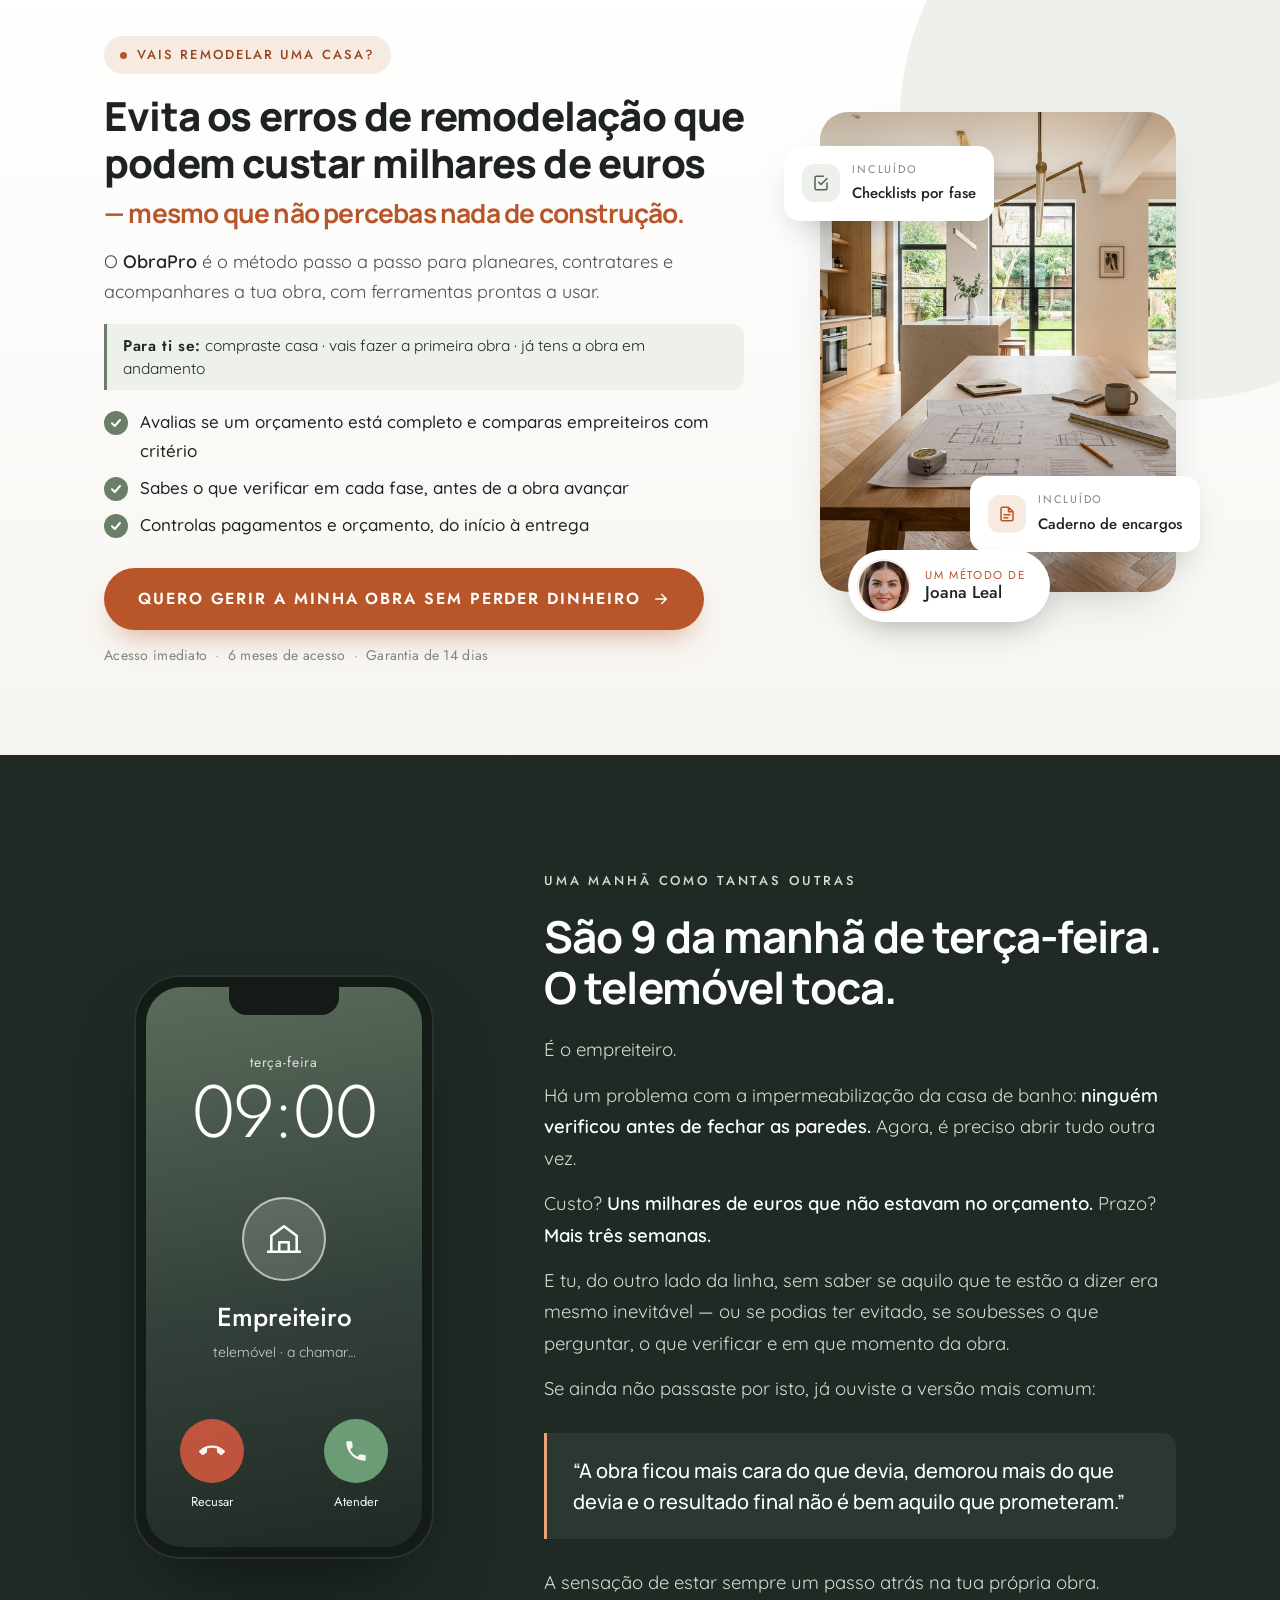
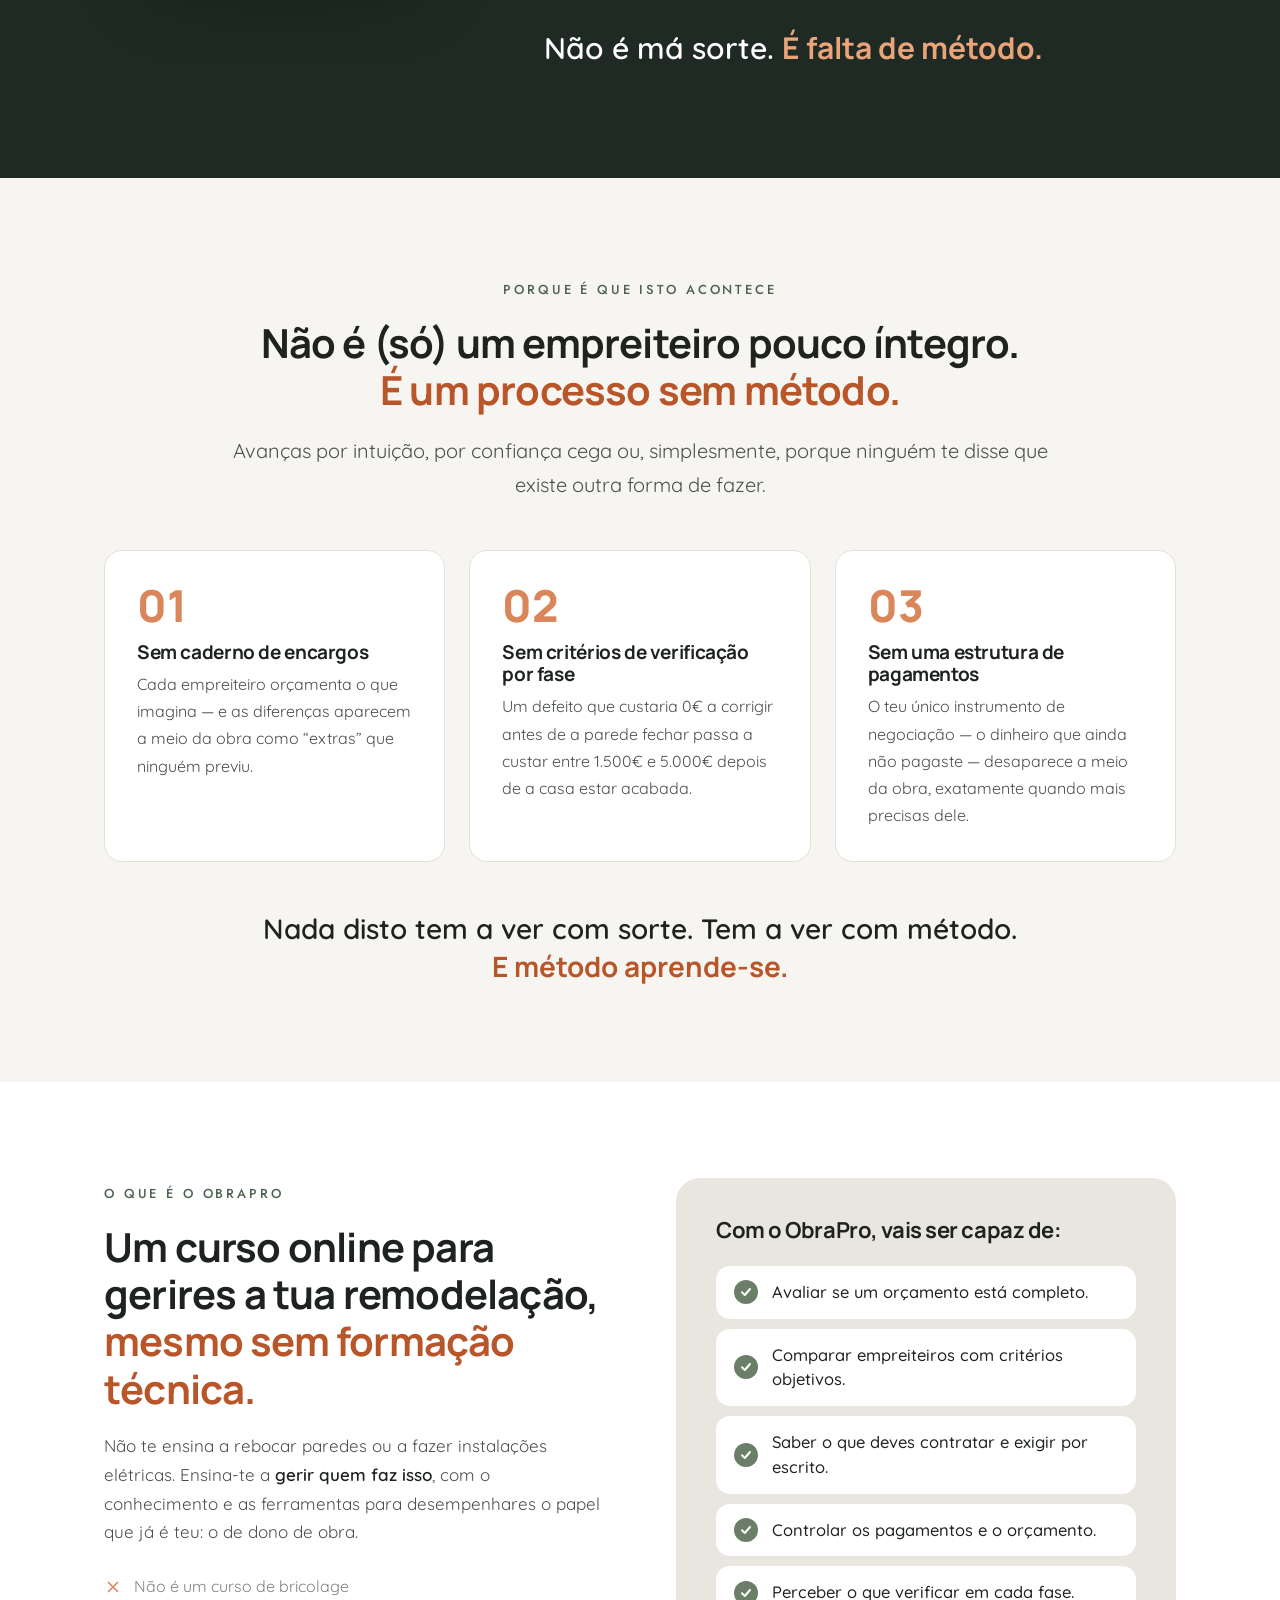
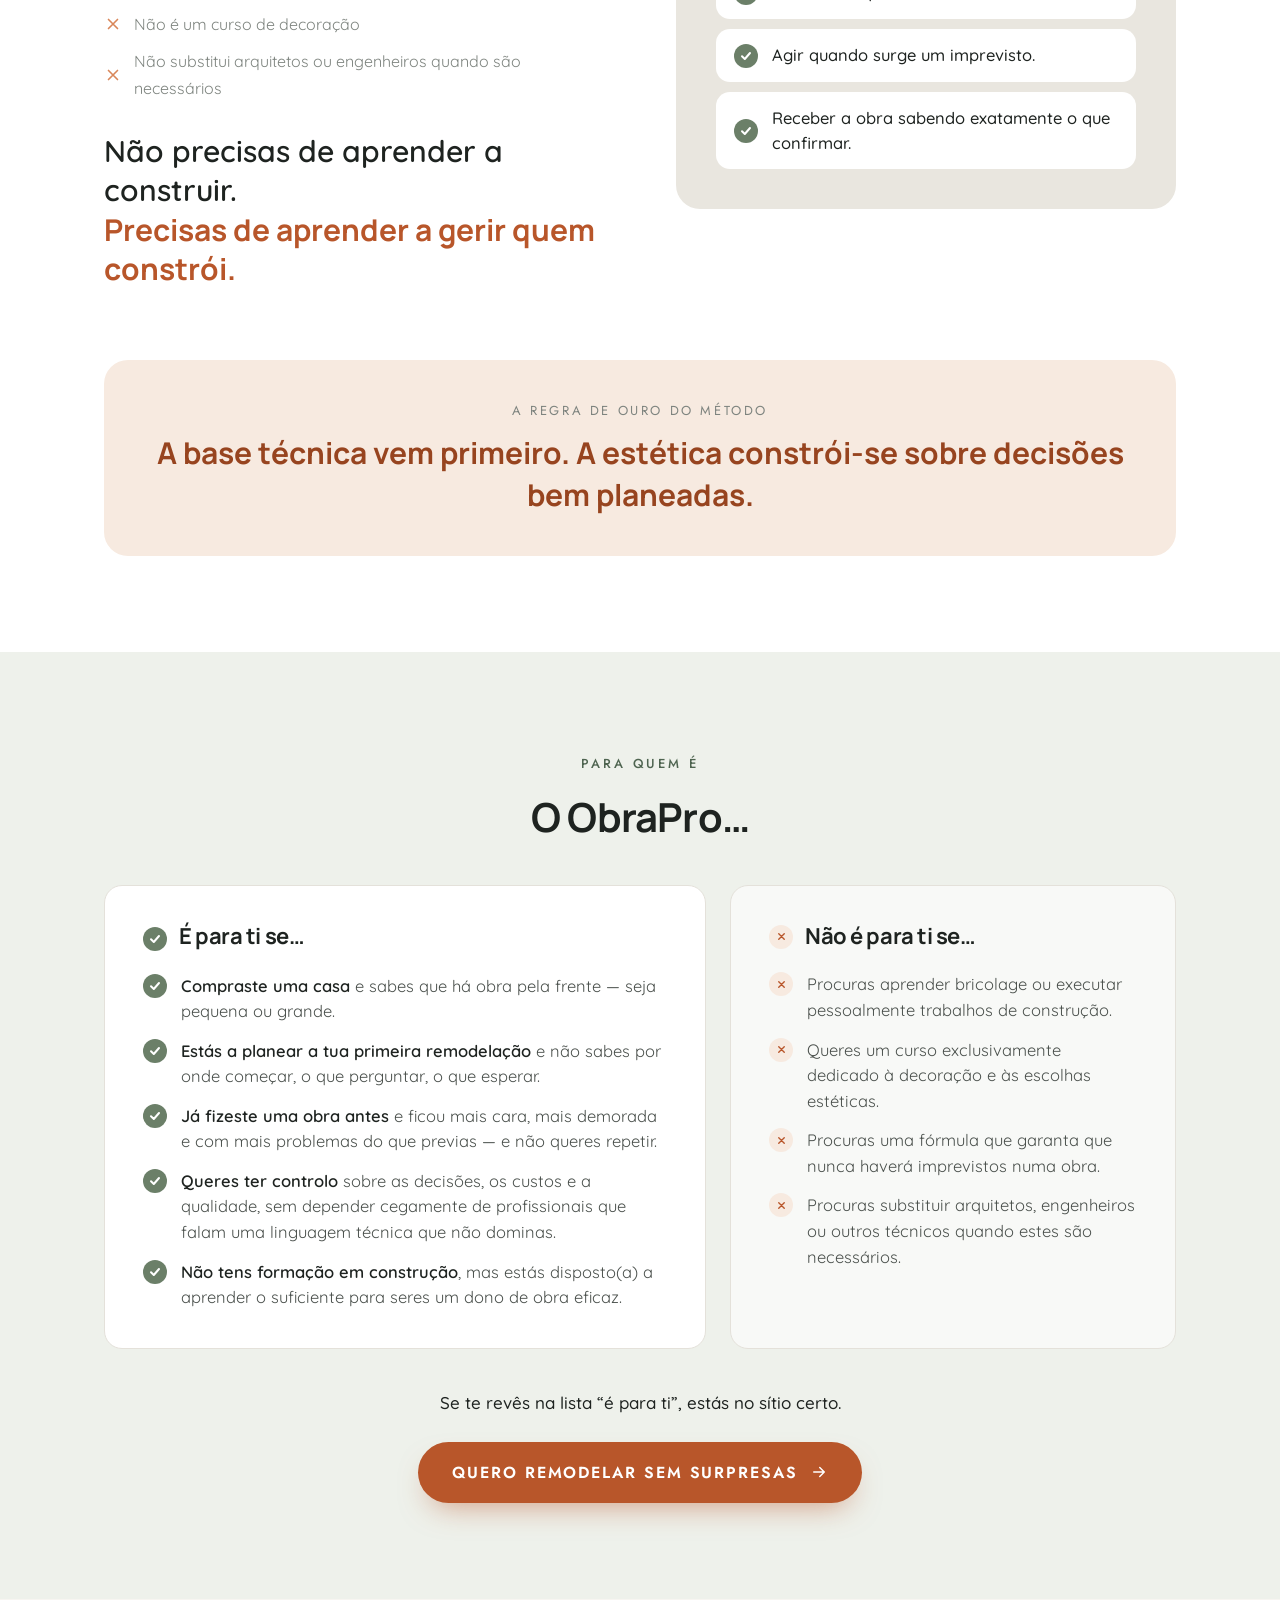
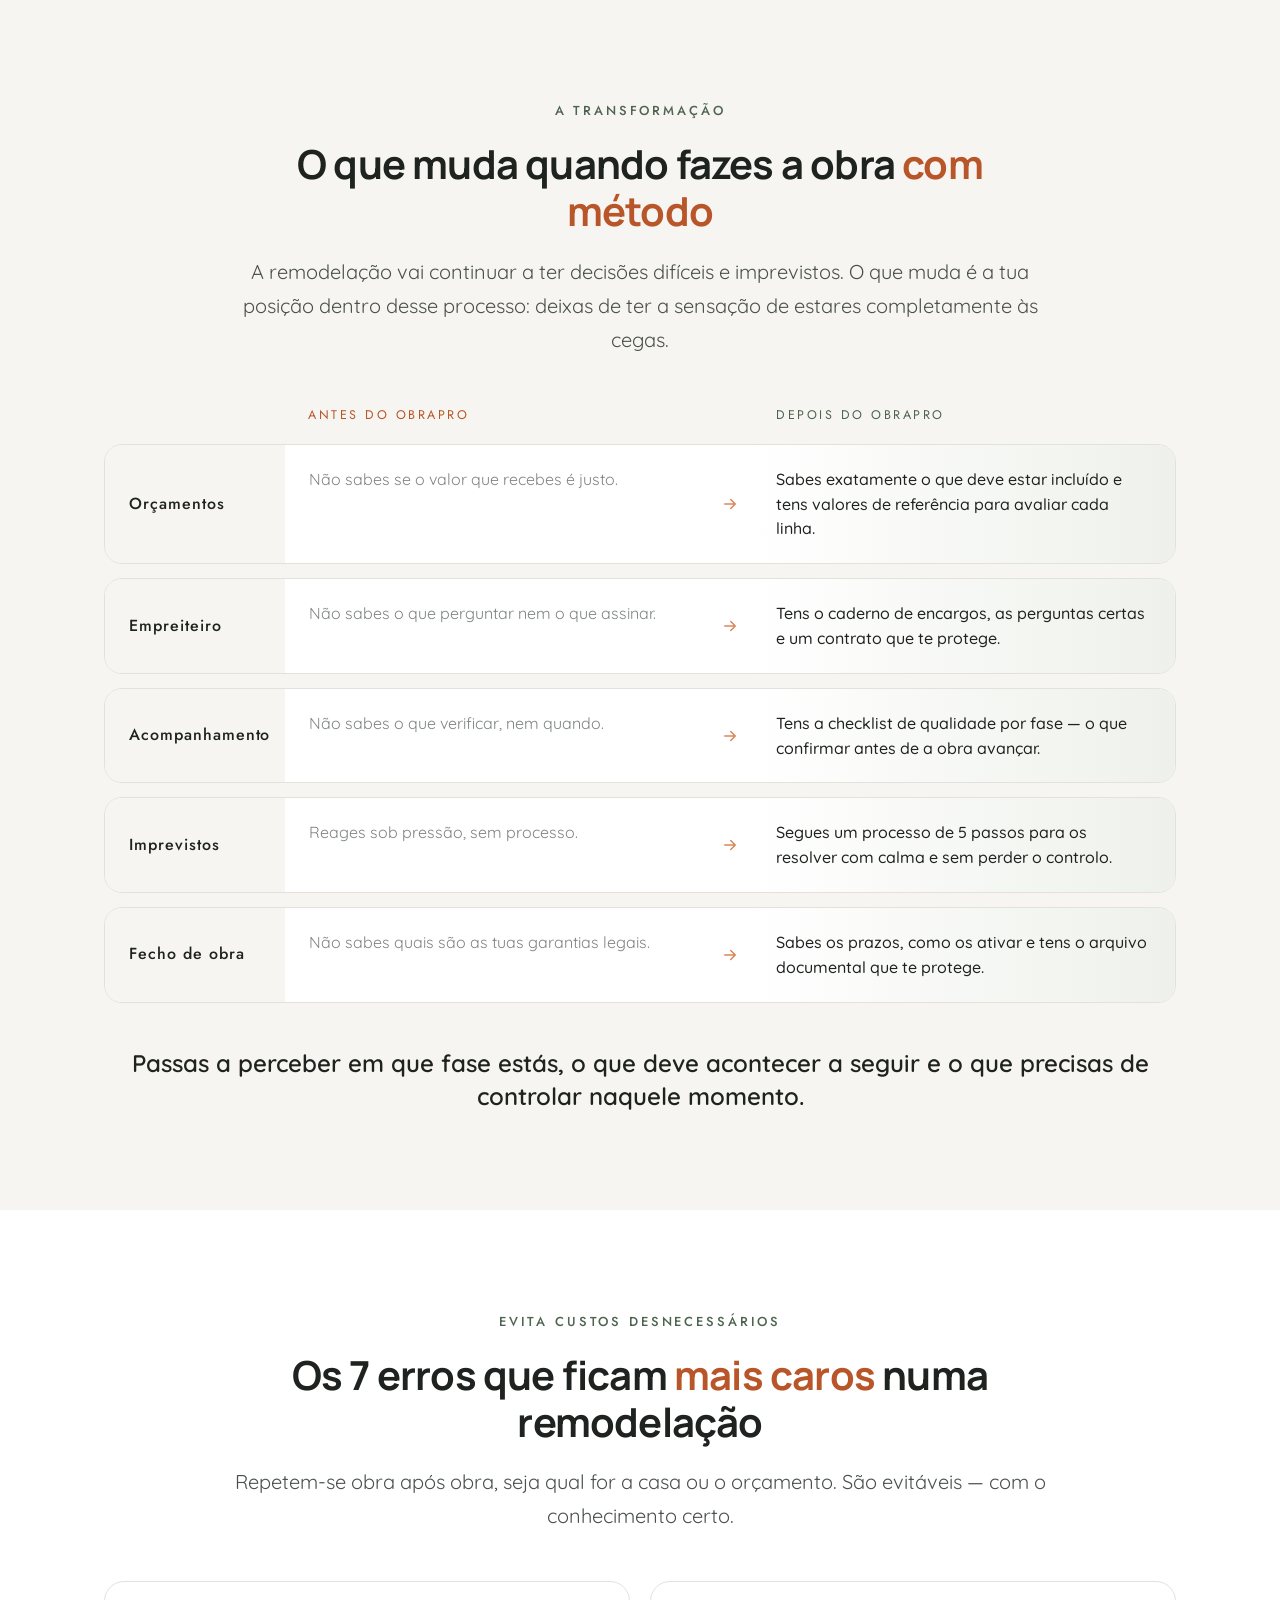
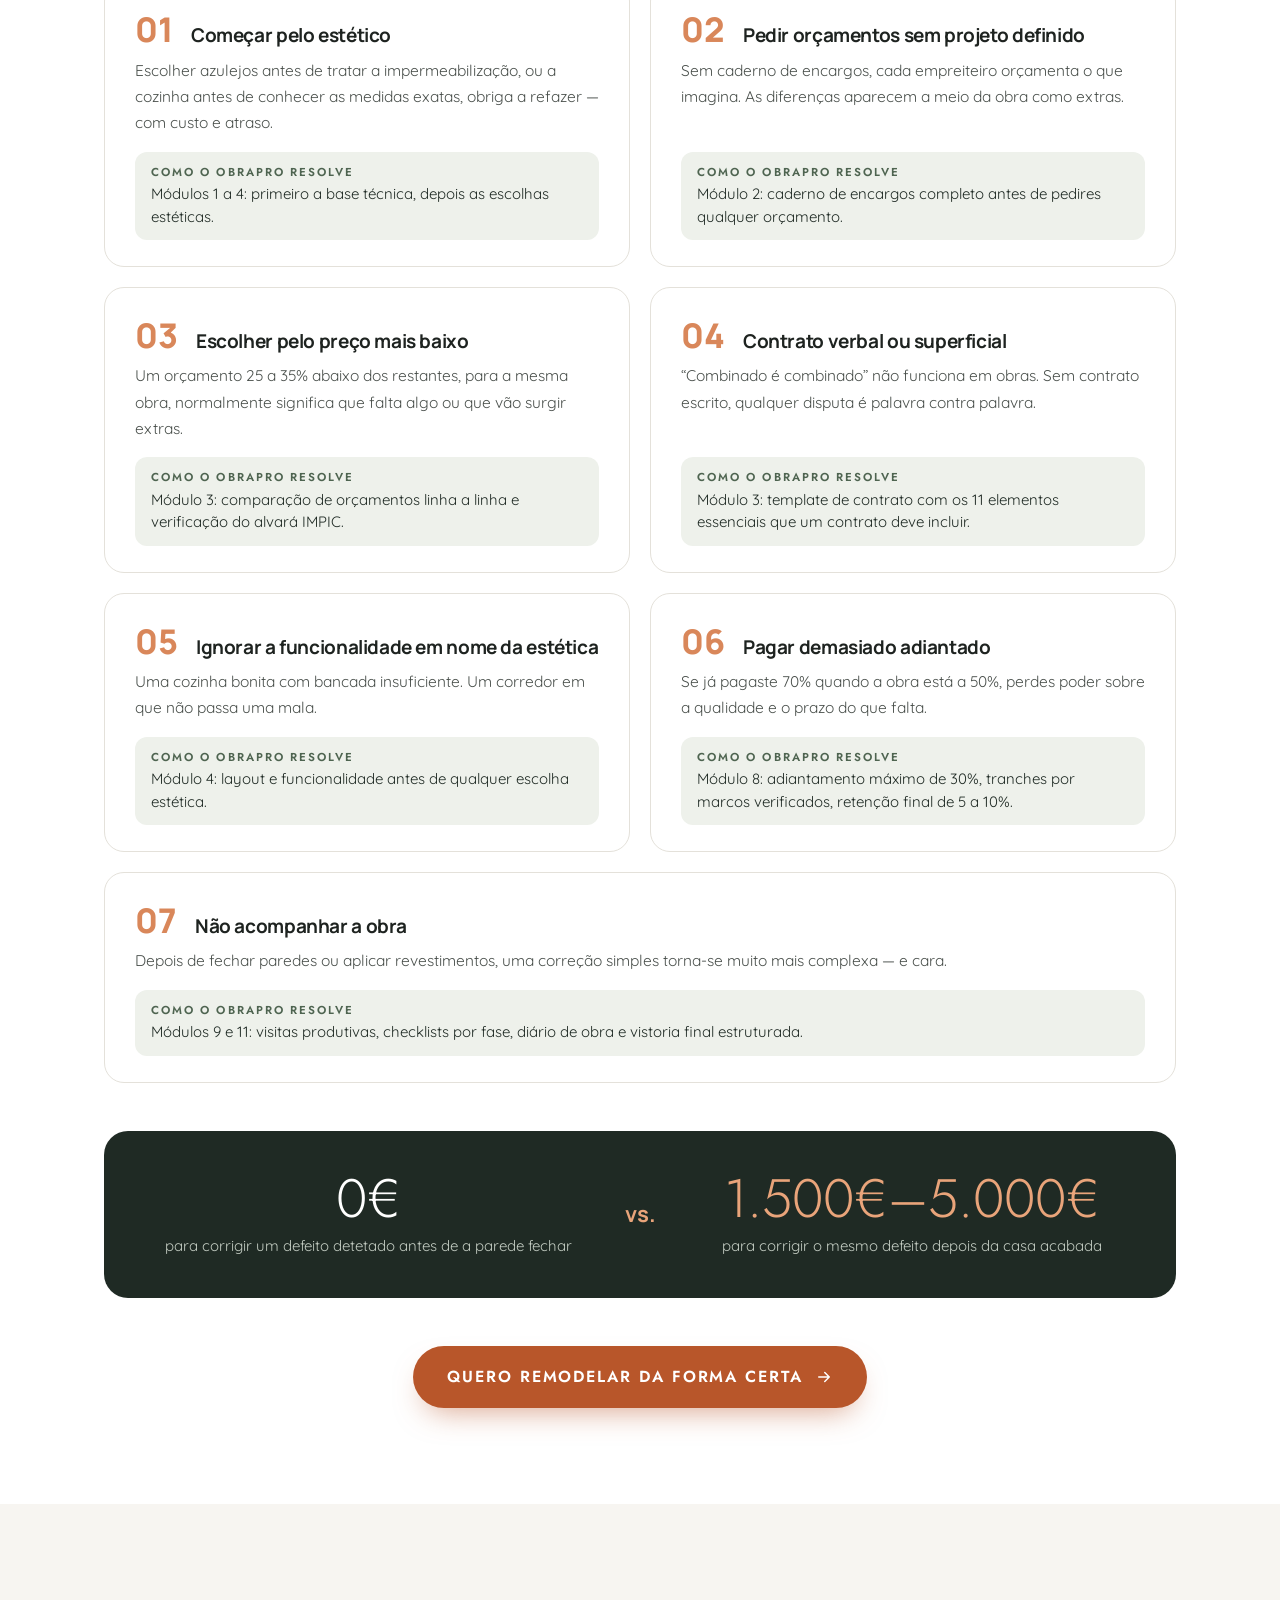
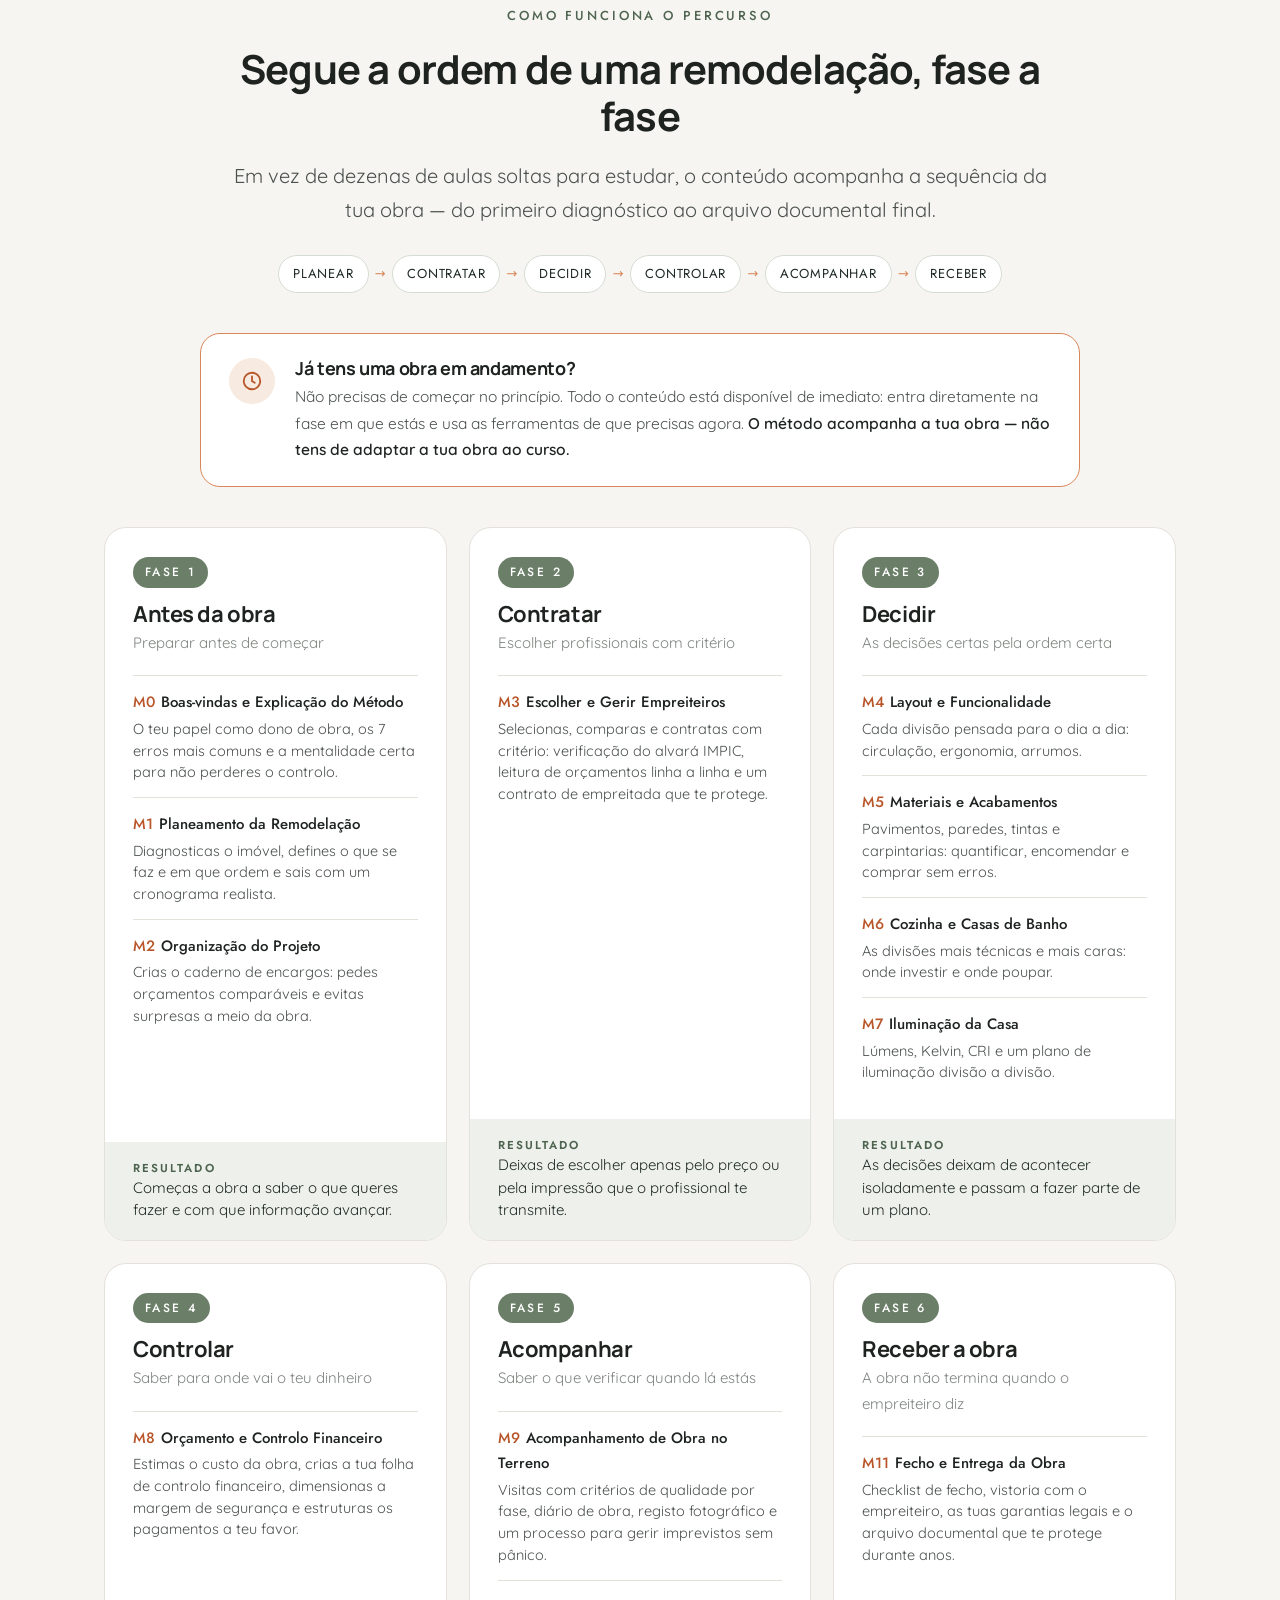
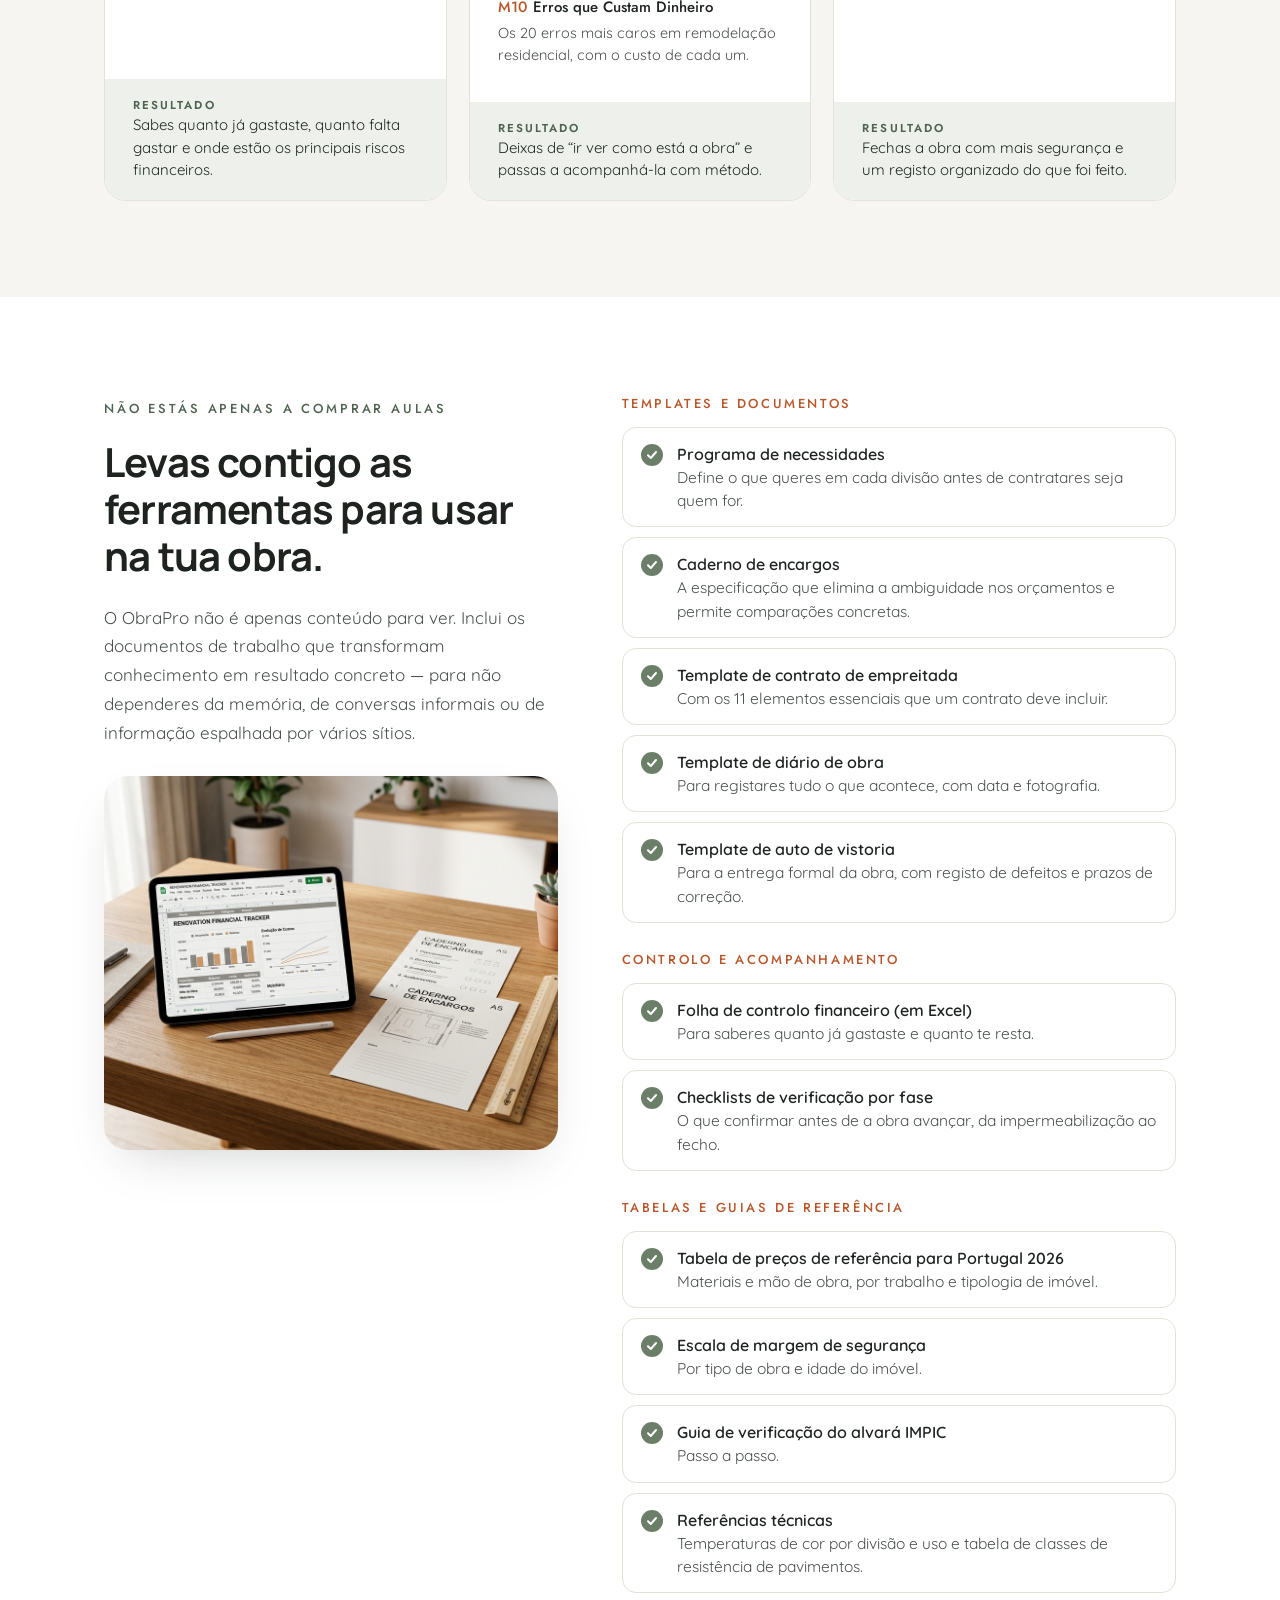
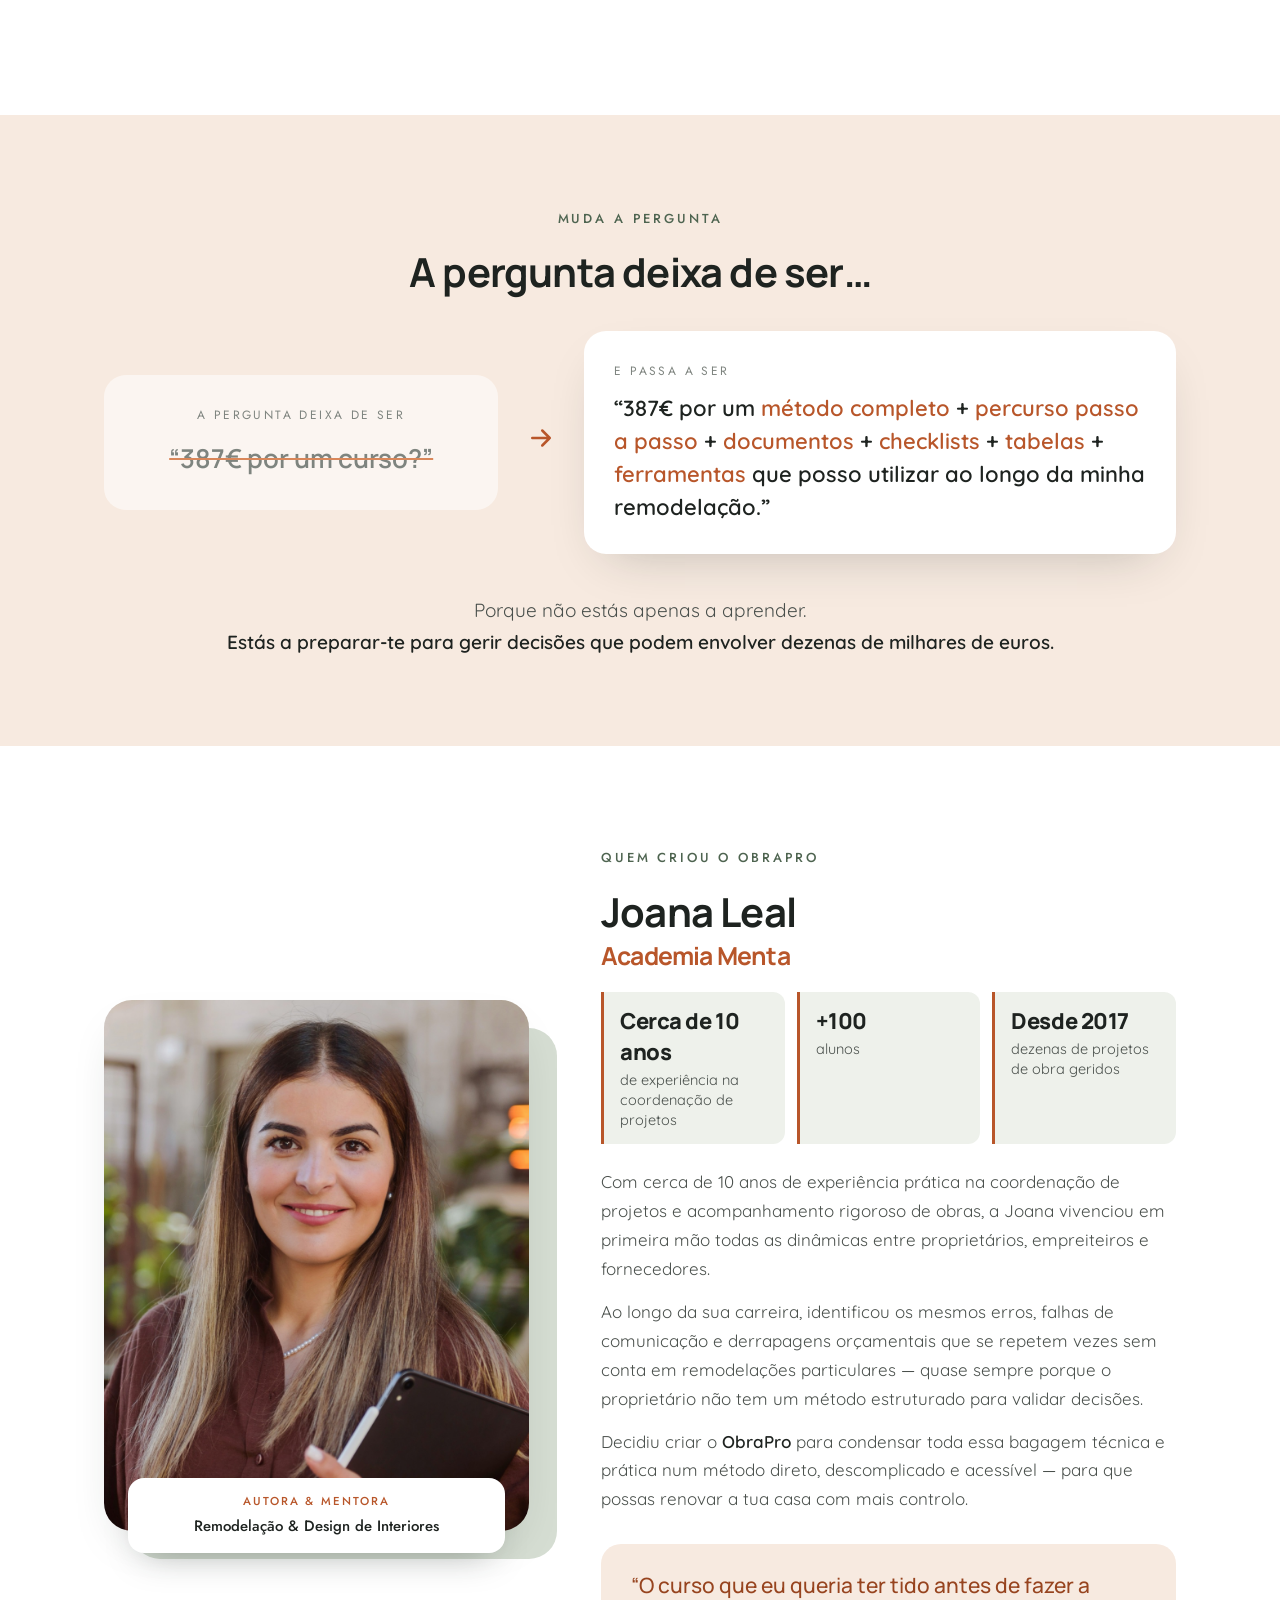
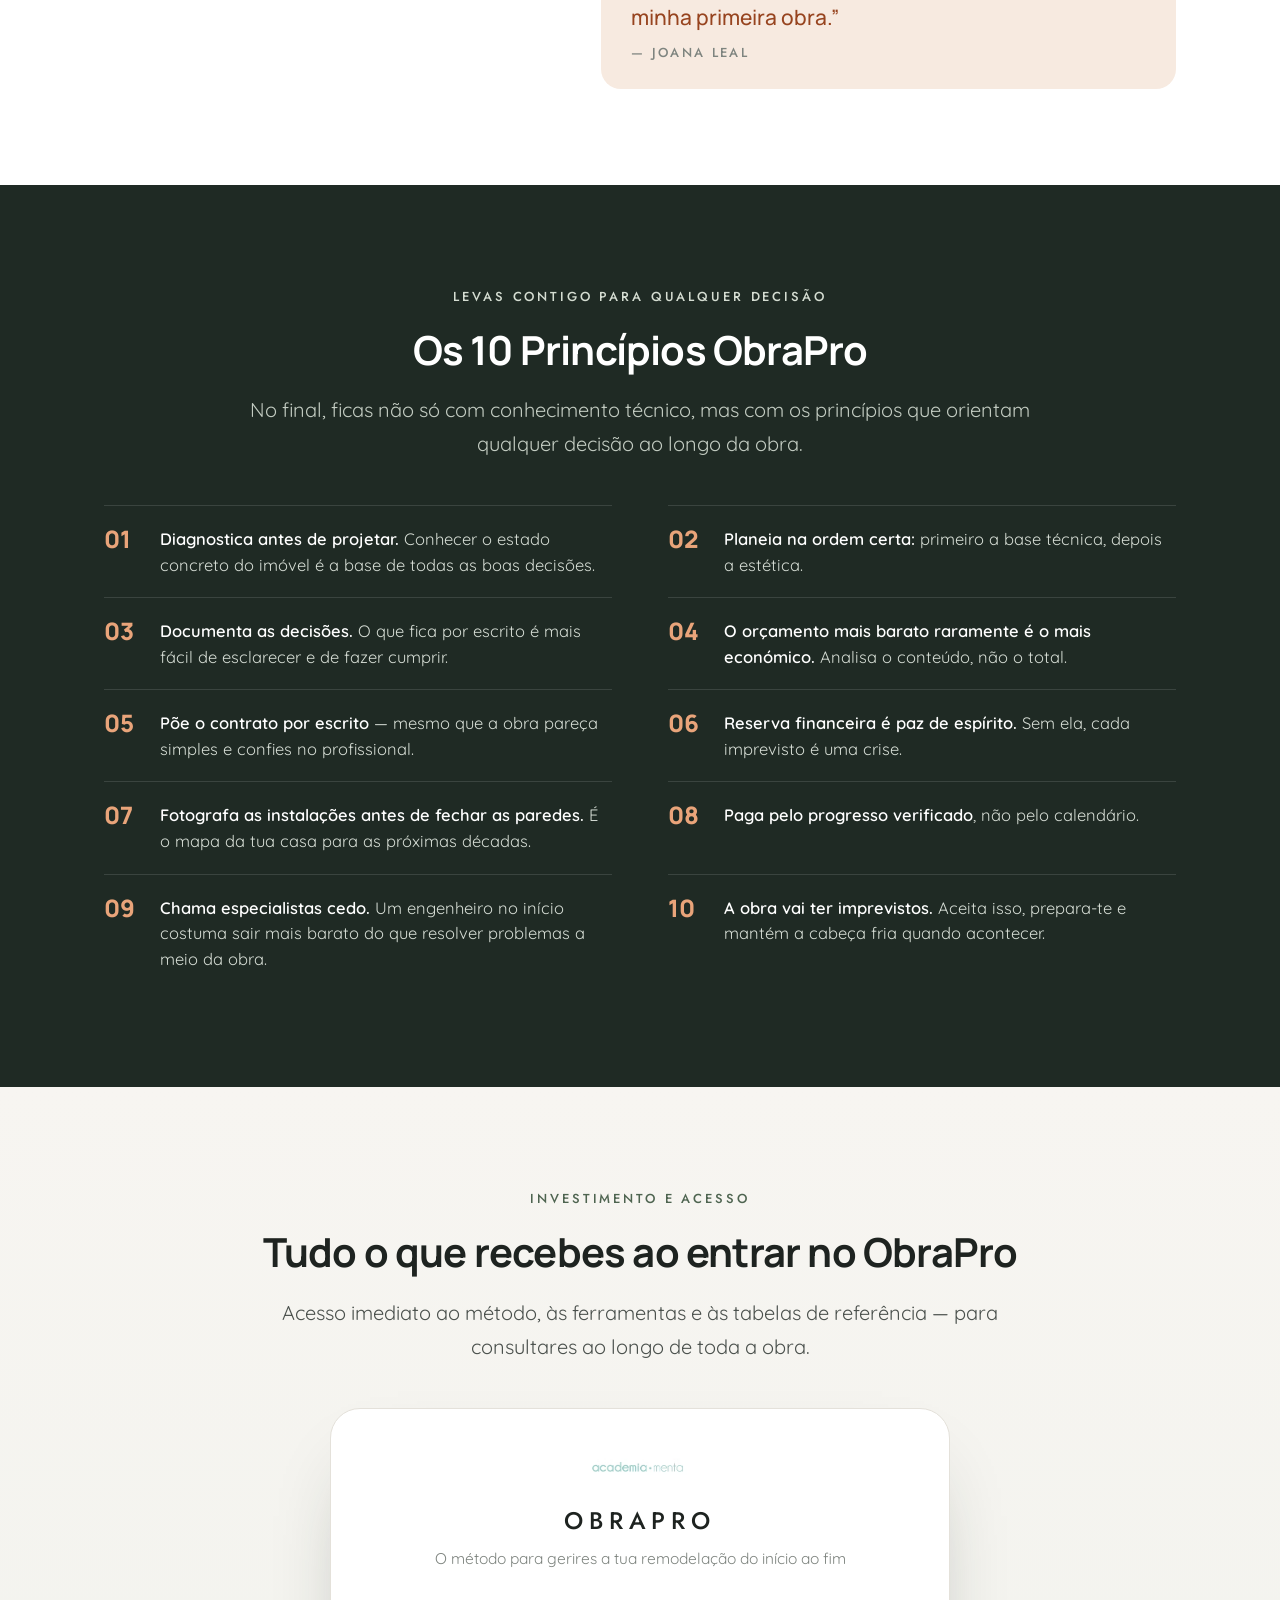
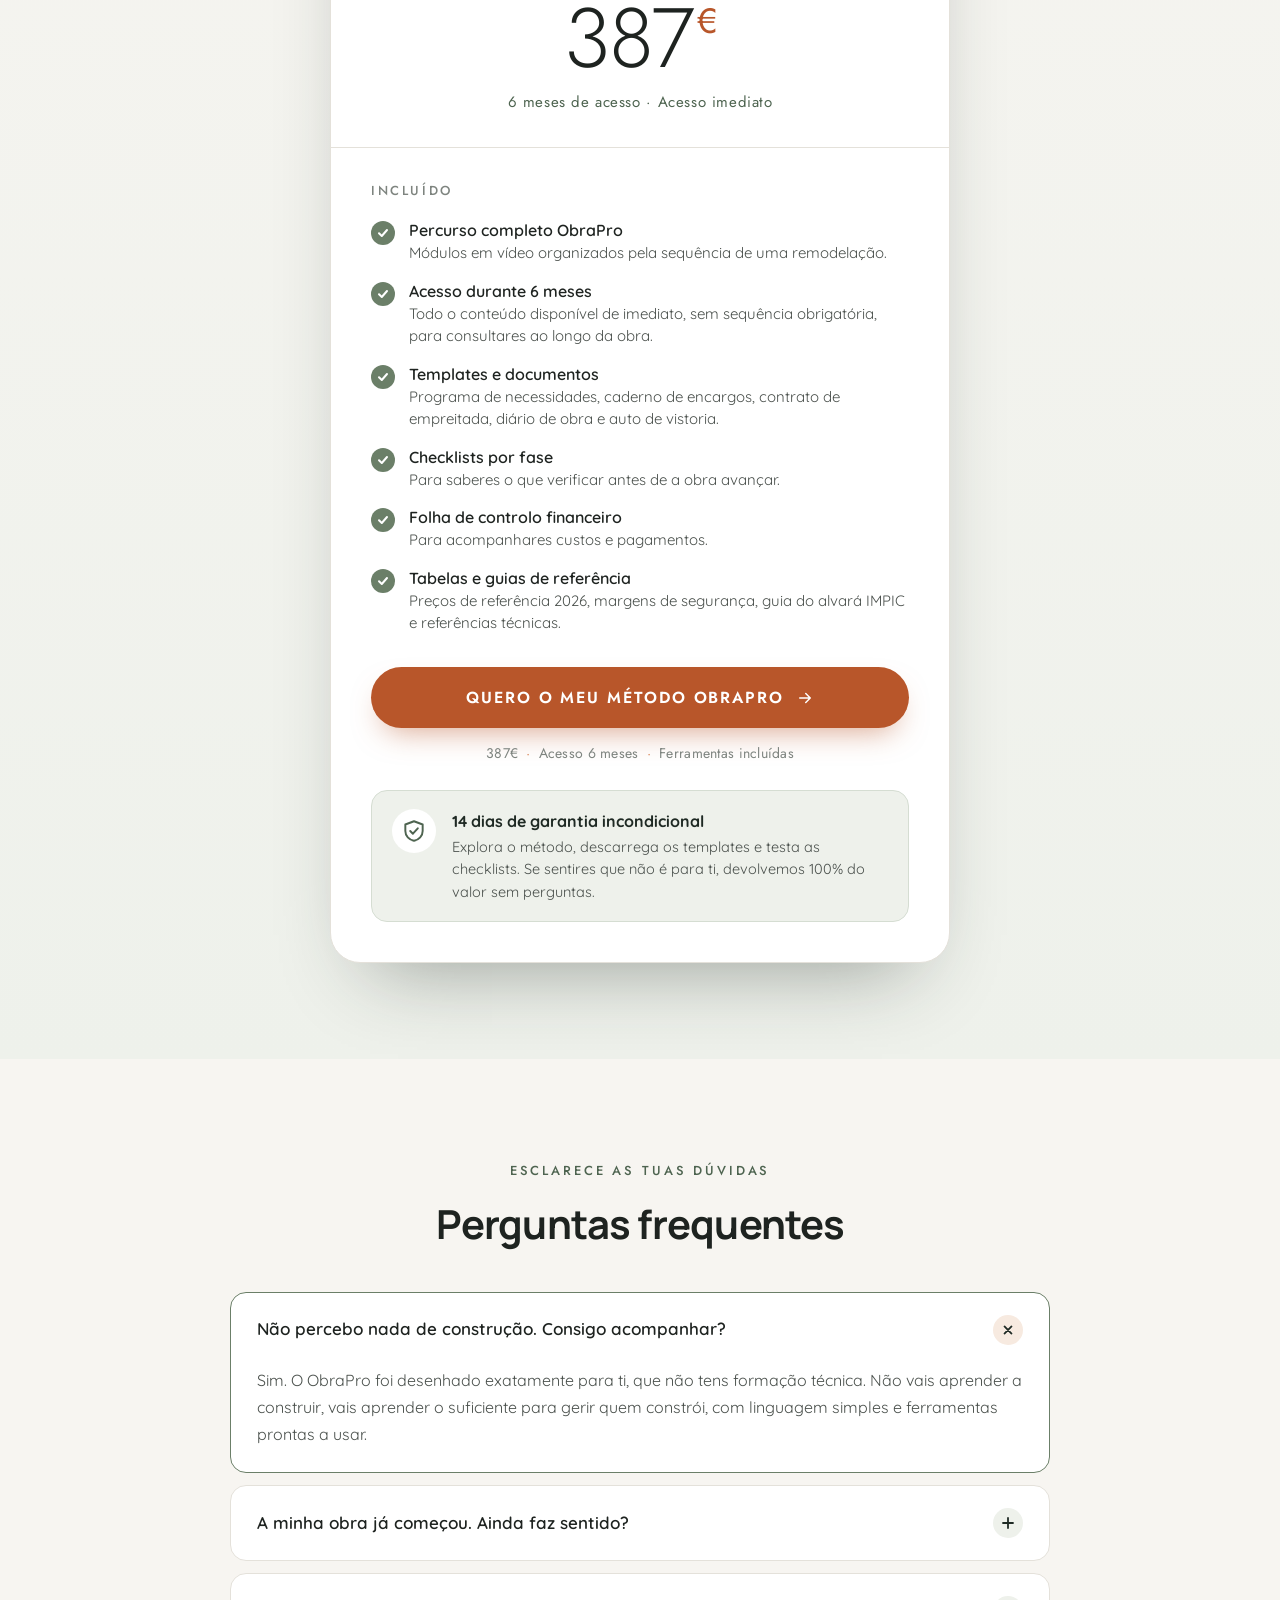
<file: index-wix.html>
<!DOCTYPE html>
<html lang="pt-PT">
<head>
<meta charset="UTF-8">
<meta name="viewport" content="width=device-width, initial-scale=1">
<title>ObraPro · Academia Menta</title>
<base target="_top">
<meta name="description" content="ObraPro: o método completo para gerires a tua remodelação — decisões, orçamento, profissionais e qualidade da obra — mesmo sem perceberes nada de construção. Por Joana Leal, Academia Menta.">
<link rel="preconnect" href="https://fonts.googleapis.com">
<link rel="preconnect" href="https://fonts.gstatic.com" crossorigin>
<link href="https://fonts.googleapis.com/css2?family=Quicksand:wght@300;400;500;600;700&family=Manrope:wght@500;600;700;800&family=Jost:wght@400;500;600&display=swap" rel="stylesheet">
<style>
:root{
  --sage:#6B7F68;
  --sage-deep:#4E6450;
  --sage-ink:#1F2A24;
  --mint:#D5DDD2;
  --mint-soft:#EEF1EB;
  --blush:#E9A47A;
  --blush-soft:#F7EAE0;
  --rose:#D9875A;
  --rose-deep:#B8562A;
  --rose-deeper:#97441F;
  --mist:#E9E6DF;
  --paper:#FFFFFF;
  --paper-2:#F7F5F1;
  --ink:#1E2320;
  --text:#4A504C;
  --muted:#7E847F;
  --line:#E4E1DA;
  --f-body:'Quicksand',system-ui,sans-serif;
  --f-accent:'Manrope',system-ui,sans-serif;
  --f-head:'Manrope',system-ui,sans-serif;
  --f-ui:'Jost','Futura',system-ui,sans-serif;
  --wrap:1120px;
  --radius:18px;
  --shadow:0 20px 50px -24px rgba(31,42,36,.28);
}
*{box-sizing:border-box;margin:0;padding:0}
html{scroll-behavior:smooth;-webkit-text-size-adjust:100%}
body{background:var(--paper);color:var(--text);font-family:var(--f-body);font-size:17px;line-height:1.7;font-weight:400;overflow-x:hidden}
img{max-width:100%;height:auto;display:block}
a{color:inherit}
strong{color:var(--ink);font-weight:600}
.wrap{max-width:var(--wrap);margin:0 auto;padding:0 24px}
.narrow{max-width:820px;margin:0 auto}
section{padding:96px 0}
.center{text-align:center}
.wrap>*,[class*="-grid"]>*{min-width:0}
.kicker{font-family:var(--f-ui);font-size:13px;letter-spacing:.22em;text-transform:uppercase;color:var(--sage-deep);font-weight:500;display:inline-block;margin-bottom:18px}
h1,h2,h3{font-family:var(--f-head);color:var(--ink);font-weight:700;line-height:1.18;letter-spacing:-.02em}
h1{font-size:clamp(29px,3.2vw,40px);font-weight:800}
h2{font-size:clamp(28px,3.4vw,40px);margin-bottom:20px}
h3{font-size:21px;margin-bottom:8px}
.accent{font-family:var(--f-accent);font-style:normal;font-weight:700;color:var(--rose-deep)}
.lead{font-size:clamp(18px,1.6vw,20px);color:var(--text)}
p+p{margin-top:14px}
.btn{display:inline-flex;align-items:center;justify-content:center;gap:12px;font-family:var(--f-ui);font-weight:600;font-size:16px;letter-spacing:.12em;text-transform:uppercase;text-decoration:none;color:#fff;background:var(--rose-deep);padding:20px 34px;border-radius:999px;border:0;cursor:pointer;box-shadow:0 14px 30px -12px rgba(184,86,42,.55);transition:transform .2s ease,background .2s ease,box-shadow .2s ease;text-align:center;line-height:1.35}
.btn:hover{background:var(--rose-deeper);transform:translateY(-2px);box-shadow:0 18px 34px -12px rgba(151,68,31,.6)}
.btn svg{flex:none;transition:transform .2s}
.btn:hover svg{transform:translateX(4px)}
.btn-block{width:100%}
.cta-meta{font-family:var(--f-ui);font-size:14px;color:var(--muted);margin-top:14px;letter-spacing:.02em}
.cta-meta span{white-space:nowrap}
.cta-meta span+span:before{content:"·";margin:0 8px 0 0;color:var(--rose)}
.cta-meta span+span{margin-left:4px}
.site-header{position:sticky;top:0;z-index:40;background:rgba(255,255,255,.94);backdrop-filter:saturate(160%) blur(10px);-webkit-backdrop-filter:saturate(160%) blur(10px);border-bottom:1px solid var(--line)}
.site-header .wrap{display:flex;align-items:center;justify-content:space-between;height:74px;gap:20px}
.brand{display:flex;align-items:center;gap:16px;text-decoration:none}
.brand img{height:38px;width:auto;mix-blend-mode:multiply}
.brand .sep{width:1px;height:26px;background:var(--line)}
.brand .prod{font-family:var(--f-ui);font-weight:500;letter-spacing:.2em;font-size:14px;color:var(--ink);text-transform:uppercase}
.nav{display:flex;gap:28px;font-family:var(--f-ui);font-size:15px}
.nav a{text-decoration:none;color:var(--text)}
.nav a:hover{color:var(--rose-deep)}
.header-cta{padding:12px 22px;font-size:13px;box-shadow:none;white-space:nowrap}
.hero{padding:36px 0 88px;background:linear-gradient(180deg,#fff 0%,var(--paper-2) 100%);position:relative;overflow:hidden}
.hero:before{content:"";position:absolute;right:-180px;top:-160px;width:560px;height:560px;border-radius:50%;background:var(--mint-soft);z-index:0}
.hero .wrap{position:relative;z-index:1;display:grid;grid-template-columns:1.3fr .7fr;gap:56px;align-items:center}
.hero-eyebrow{display:inline-flex;align-items:center;gap:10px;margin-bottom:18px!important;background:var(--blush-soft);color:var(--rose-deeper);font-family:var(--f-ui);font-size:13px;font-weight:500;letter-spacing:.16em;text-transform:uppercase;padding:8px 16px;border-radius:999px;margin-bottom:24px}
.hero-eyebrow i{width:7px;height:7px;border-radius:50%;background:var(--rose-deep);display:block}
.hero h1 .accent{display:block;font-size:.66em;margin-top:10px;line-height:1.3}
.hero .lead{margin:16px 0 16px;max-width:640px;font-size:18px}
.hero-for{font-size:15.5px;color:var(--sage-ink);background:var(--mint-soft);border-left:3px solid var(--sage);padding:10px 16px;border-radius:0 12px 12px 0;margin-bottom:18px;max-width:640px;line-height:1.5}
.hero-for b{font-family:var(--f-ui);font-weight:600;letter-spacing:.04em}
.hero-gains{list-style:none;display:grid;gap:8px;margin-bottom:28px}
.hero-gains li{display:flex;gap:12px;align-items:flex-start;color:var(--ink);font-weight:500}
.tick{flex:none;width:24px;height:24px;border-radius:50%;background:var(--sage);display:grid;place-items:center;margin-top:3px}
.tick svg{width:12px;height:12px}
.hero-media{position:relative}
.hero-media .photo{border-radius:28px;overflow:hidden;box-shadow:var(--shadow);aspect-ratio:4/5.4}
.hero-media .photo img{width:100%;height:100%;object-fit:cover;object-position:42% 50%}
.float{position:absolute;background:#fff;border-radius:16px;padding:14px 18px;box-shadow:0 16px 36px -16px rgba(31,42,36,.35);display:flex;gap:12px;align-items:center;font-family:var(--f-ui)}
.float small{display:block;font-size:11px;letter-spacing:.16em;text-transform:uppercase;color:var(--muted)}
.float b{font-weight:500;color:var(--ink);font-size:15px}
.float .ic{width:38px;height:38px;border-radius:12px;display:grid;place-items:center;background:var(--mint-soft);flex:none}
.float.f1{top:34px;left:-36px}
.float.f2{bottom:40px;right:-24px}
.float.f2 .ic{background:var(--blush-soft)}
.by-joana{position:absolute;bottom:-30px;left:28px;display:flex;align-items:center;gap:14px;background:#fff;padding:9px 24px 9px 9px;border-radius:999px;box-shadow:0 14px 34px -14px rgba(31,42,36,.4);font-family:var(--f-ui);font-size:17px;font-weight:500;color:var(--ink);line-height:1.25}
.by-joana img{width:54px;height:54px;border-radius:50%;object-fit:cover;object-position:50% 50%;border:2px solid var(--blush-soft)}
.by-joana small{display:block;font-size:11.5px;font-weight:400;color:var(--rose-deep);letter-spacing:.14em;text-transform:uppercase}
.story{background:var(--sage-ink);color:#DCE2DA;padding:110px 0}
.story .wrap{display:grid;grid-template-columns:360px 1fr;gap:80px;align-items:center}
.phone{width:300px;margin:0 auto;border-radius:46px;background:#141A16;padding:12px;box-shadow:0 40px 80px -30px rgba(0,0,0,.55),inset 0 0 0 2px #2A332D}
.phone-screen{border-radius:36px;overflow:hidden;background:linear-gradient(170deg,#5A6B5B 0%,#34413A 55%,#1F2A24 100%);height:560px;display:flex;flex-direction:column;align-items:center;padding:24px 22px 34px;color:#fff;position:relative}
.phone-notch{width:110px;height:28px;background:#141A16;border-radius:0 0 18px 18px;position:absolute;top:0;left:50%;transform:translateX(-50%)}
.phone-day{font-family:var(--f-ui);font-size:14px;letter-spacing:.06em;opacity:.8;margin-top:40px}
.phone-time{font-family:var(--f-ui);font-weight:300;font-size:74px;line-height:1;letter-spacing:-.02em}
.caller{margin-top:48px;text-align:center}
.caller-avatar{width:84px;height:84px;border-radius:50%;background:rgba(255,255,255,.16);display:grid;place-items:center;margin:0 auto 14px;position:relative}
.caller-avatar:before,.caller-avatar:after{content:"";position:absolute;inset:0;border-radius:50%;border:2px solid rgba(255,255,255,.35);animation:ring 2.2s ease-out infinite}
.caller-avatar:after{animation-delay:1.1s}
@keyframes ring{0%{transform:scale(1);opacity:.9}100%{transform:scale(1.7);opacity:0}}
.caller-name{font-family:var(--f-ui);font-size:26px;font-weight:500}
.caller-sub{font-size:14px;opacity:.75;margin-top:2px}
.phone-actions{margin-top:auto;display:flex;justify-content:space-between;width:100%;padding:0 12px}
.pa{text-align:center;font-family:var(--f-ui);font-size:13px;opacity:.95}
.pa span{width:64px;height:64px;border-radius:50%;display:grid;place-items:center;margin-bottom:8px}
.pa.decline span{background:#C8573F}
.pa.accept span{background:#6FA37A;animation:shake 2.2s ease-in-out infinite}
@keyframes shake{0%,70%,100%{transform:rotate(0)}74%{transform:rotate(-12deg)}78%{transform:rotate(12deg)}82%{transform:rotate(-10deg)}86%{transform:rotate(8deg)}90%{transform:rotate(0)}}
.story-text .kicker{color:var(--mint)}
.story-text h2{color:#fff;font-size:clamp(30px,3.6vw,44px)}
.story-text p{font-size:18.5px;color:#D6DDD5}
.story-text strong{color:#fff}
.story-quote{margin:28px 0;padding:22px 26px;border-left:3px solid var(--blush);background:rgba(255,255,255,.06);border-radius:0 14px 14px 0;font-family:var(--f-accent);font-style:normal;font-size:20px;line-height:1.55;color:#fff}
.story-punch{margin-top:30px;font-size:clamp(24px,2.6vw,30px)!important;color:#fff!important;font-weight:600;line-height:1.3}
.story-punch .accent{color:var(--blush)}
.why{background:var(--paper-2)}
.why-grid{display:grid;grid-template-columns:repeat(3,1fr);gap:24px;margin-top:48px}
.card{background:#fff;border:1px solid var(--line);border-radius:var(--radius);padding:32px}
.why .card .num{font-family:var(--f-accent);font-style:normal;font-size:44px;color:var(--rose);line-height:1;margin-bottom:14px}
.why .card h3{font-size:19px}
.why .card p{font-size:16px}
.why-close{margin-top:48px;font-size:clamp(22px,2.4vw,28px);font-weight:600;color:var(--ink);line-height:1.35}
.what .wrap{display:grid;grid-template-columns:1fr 1fr;gap:72px;align-items:start}
.not-diy{display:grid;gap:10px;margin:26px 0 30px}
.not-diy div{display:flex;gap:12px;align-items:center;color:var(--muted);font-size:16px}
.not-diy svg{flex:none}
.manifest{font-size:clamp(24px,2.6vw,30px);line-height:1.3;color:var(--ink);font-weight:600}
.manifest .accent{display:block}
.gap-box{background:var(--mist);border-radius:24px;padding:40px}
.gap-box h3{font-size:22px;margin-bottom:22px}
.gap-list{list-style:none;display:grid;gap:10px}
.gap-list li{display:flex;gap:14px;align-items:center;background:#fff;border-radius:14px;padding:14px 18px;color:var(--ink);font-weight:500;font-size:16.5px;line-height:1.5}
.gap-list li .tick{margin-top:0}
.gap-list li b{flex:none;width:28px;height:28px;border-radius:50%;background:var(--blush-soft);color:var(--rose-deeper);font-family:var(--f-ui);font-weight:600;font-size:14px;display:grid;place-items:center}
.gap-close{margin-top:24px;font-weight:600;color:var(--sage-ink);font-size:18px}
.rule-banner{margin-top:72px;text-align:center;background:var(--blush-soft);border-radius:24px;padding:40px 28px}
.rule-banner p{font-family:var(--f-accent);font-style:normal;font-size:clamp(22px,2.6vw,30px);color:var(--rose-deeper);line-height:1.4}
.rule-banner small{display:block;font-family:var(--f-ui);font-size:13px;letter-spacing:.2em;text-transform:uppercase;color:var(--muted);margin-bottom:10px}
.who{background:var(--mint-soft)}
.who-grid{display:grid;grid-template-columns:1.35fr 1fr;gap:24px;margin-top:44px}
.who .card{padding:38px}
.who .card h3{display:flex;align-items:center;gap:12px;font-size:22px;margin-bottom:22px}
.who-list{list-style:none;display:grid;gap:14px}
.who-list li{display:flex;gap:14px;align-items:flex-start;font-size:16.5px;line-height:1.55}
.who-list li .tick{margin-top:1px}
.x{flex:none;width:24px;height:24px;border-radius:50%;background:var(--blush-soft);display:grid;place-items:center;margin-top:1px}
.who .card.no{background:rgba(255,255,255,.6)}
.who-foot{margin-top:40px;text-align:center}
.who-foot p{margin-bottom:24px;color:var(--ink);font-weight:500}
.roles-grid{display:grid;grid-template-columns:repeat(3,1fr);gap:24px;margin-top:48px}
.role{border-radius:24px;padding:38px 32px;position:relative;overflow:hidden}
.role:nth-child(1){background:var(--mint-soft)}
.role:nth-child(2){background:var(--blush-soft)}
.role:nth-child(3){background:var(--mist)}
.role .ic{width:56px;height:56px;border-radius:16px;background:#fff;display:grid;place-items:center;margin-bottom:22px}
.role h3{font-family:var(--f-ui);font-weight:500;letter-spacing:.2em;text-transform:uppercase;font-size:17px;margin-bottom:12px}
.role p{font-size:16px}
.ba{background:var(--paper-2)}
.ba-table{margin-top:48px;display:grid;gap:14px}
.ba-row{display:grid;grid-template-columns:180px 1fr 44px 1fr;gap:0;align-items:stretch;background:#fff;border:1px solid var(--line);border-radius:18px;overflow:hidden}
.ba-row>div{padding:22px 24px;font-size:16px;line-height:1.55}
.ba-topic{font-family:var(--f-ui);font-weight:500;color:var(--ink);letter-spacing:.06em;background:var(--paper-2);display:flex;align-items:center}
.ba-before{color:var(--muted)}
.ba-arrow{display:grid;place-items:center;padding:0!important}
.ba-after{color:var(--ink);font-weight:500;background:linear-gradient(90deg,#fff,var(--mint-soft))}
.ba-head{display:grid;grid-template-columns:180px 1fr 44px 1fr;font-family:var(--f-ui);font-size:12.5px;letter-spacing:.2em;text-transform:uppercase;padding:0 0 4px}
.ba-head div{padding:0 24px}
.ba-head .b{color:var(--rose-deep)}
.ba-head .a{color:var(--sage-deep)}
.ba-note{margin-top:44px;text-align:center}
.ba-note p{font-size:clamp(20px,2.2vw,24px);color:var(--ink);font-weight:600;line-height:1.4}
.errors-grid{display:grid;grid-template-columns:repeat(2,1fr);gap:20px;margin-top:48px}
.err{background:#fff;border:1px solid var(--line);border-radius:20px;padding:30px 30px 26px;display:flex;flex-direction:column}
.err-top{display:flex;gap:18px;align-items:baseline;margin-bottom:10px}
.err-n{font-family:var(--f-accent);font-style:normal;font-size:34px;color:var(--rose);line-height:1;flex:none}
.err h3{font-size:19px;margin:0}
.err p{font-size:15.5px}
.err .fix{margin-top:auto;padding-top:16px}
.err .fix div{background:var(--mint-soft);border-radius:12px;padding:12px 16px;font-size:15px;color:var(--sage-ink);line-height:1.5}
.err .fix b{font-family:var(--f-ui);font-size:11.5px;letter-spacing:.18em;text-transform:uppercase;display:block;color:var(--sage-deep);font-weight:600;margin-bottom:2px}
.err.wide{grid-column:1/-1}
.cost-strip{margin-top:48px;background:var(--sage-ink);color:#fff;border-radius:24px;padding:40px;display:grid;grid-template-columns:1fr auto 1fr;gap:32px;align-items:center;text-align:center}
.cost-strip .val{font-family:var(--f-ui);font-weight:300;font-size:clamp(36px,4.4vw,54px);line-height:1}
.cost-strip .lbl{font-size:15px;color:#C3CCC2;margin-top:8px}
.cost-strip .vs{font-family:var(--f-accent);font-style:normal;font-size:22px;color:var(--blush)}
.cost-strip .val.bad{color:var(--blush)}
.center-cta{margin-top:48px;text-align:center}
.path{background:var(--paper-2)}
.path-flow{display:flex;flex-wrap:wrap;justify-content:center;gap:6px;margin:28px 0 20px;font-family:var(--f-ui);font-size:13px;letter-spacing:.06em;text-transform:uppercase;color:var(--sage-ink)}
.path-flow span{background:#fff;border:1px solid var(--mint);padding:7px 14px;border-radius:999px}
.path-flow i{color:var(--rose);font-style:normal;align-self:center}
.inprogress{display:flex;gap:20px;align-items:flex-start;background:#fff;border:1.5px solid var(--rose);border-radius:20px;padding:24px 28px;margin:40px auto 40px;max-width:880px}
.inprogress .ic{flex:none;width:46px;height:46px;border-radius:50%;background:var(--blush-soft);display:grid;place-items:center}
.inprogress h3{font-size:18px;margin-bottom:4px}
.inprogress p{font-size:15.5px}
.phases{display:grid;grid-template-columns:repeat(3,1fr);gap:22px}
.phase{background:#fff;border:1px solid var(--line);border-radius:22px;display:flex;flex-direction:column;overflow:hidden}
.phase-head{padding:28px 28px 20px}
.phase-tag{display:inline-block;font-family:var(--f-ui);font-size:12px;letter-spacing:.2em;text-transform:uppercase;font-weight:500;color:#fff;background:var(--sage);padding:5px 12px;border-radius:999px;margin-bottom:14px}
.phase h3{font-size:22px;margin-bottom:2px}
.phase-sub{font-size:15px;color:var(--muted)}
.phase-body{padding:0 28px 22px;flex:1}
.mod{padding:14px 0;border-top:1px solid var(--line)}
.mod b{display:block;font-family:var(--f-ui);font-weight:500;font-size:15px;color:var(--ink)}
.mod b em{font-style:normal;color:var(--rose-deep);margin-right:6px}
.mod span{font-size:14.5px;line-height:1.5;display:block;margin-top:2px}
.phase-res{background:var(--mint-soft);padding:18px 28px;font-size:15px;color:var(--sage-ink);line-height:1.5}
.phase-res b{display:block;font-family:var(--f-ui);font-size:11.5px;letter-spacing:.18em;text-transform:uppercase;color:var(--sage-deep);font-weight:600}
.tools .wrap{display:grid;grid-template-columns:.9fr 1.1fr;gap:64px;align-items:start}
.tools-media{position:relative}
.tools-media img{border-radius:24px;box-shadow:var(--shadow);aspect-ratio:4/3.3;object-fit:cover;width:100%}
.tools-media p{margin-top:24px}
.tool-group{margin-bottom:26px}
.tool-group h4{font-family:var(--f-ui);font-size:13px;letter-spacing:.2em;text-transform:uppercase;color:var(--rose-deep);font-weight:500;margin-bottom:12px}
.tool-list{list-style:none;display:grid;gap:10px}
.tool-list li{display:flex;gap:14px;align-items:flex-start;background:#fff;border:1px solid var(--line);border-radius:14px;padding:14px 18px;font-size:15.5px;line-height:1.5}
.tool-list li b{display:block;color:var(--ink);font-weight:600;font-size:16px}
.tool-list .tick{width:22px;height:22px;margin-top:2px}
.reframe{background:var(--blush-soft);padding:88px 0}
.reframe-grid{display:grid;grid-template-columns:1fr auto 1.5fr;gap:28px;align-items:center;margin-top:36px}
.q-old,.q-new{border-radius:22px;padding:30px}
.q-old{background:rgba(255,255,255,.55);text-align:center}
.q-old small,.q-new small{display:block;font-family:var(--f-ui);font-size:12px;letter-spacing:.2em;text-transform:uppercase;color:var(--muted);margin-bottom:10px}
.q-old p{font-family:var(--f-accent);font-style:normal;font-size:26px;color:var(--muted);text-decoration:line-through;text-decoration-color:var(--rose);text-decoration-thickness:2px}
.q-new{background:#fff;box-shadow:var(--shadow)}
.q-new p{font-size:clamp(19px,1.8vw,22px);font-weight:600;color:var(--ink);line-height:1.5}
.q-new p em{font-style:normal;color:var(--rose-deep)}
.reframe-foot{margin-top:40px;text-align:center;font-size:19px}
.joana .wrap{display:grid;grid-template-columns:.85fr 1.15fr;gap:72px;align-items:center}
.joana-photo{position:relative}
.joana-photo img{border-radius:28px;aspect-ratio:4/5;object-fit:cover;object-position:50% 20%;width:100%;box-shadow:var(--shadow)}
.joana-photo:before{content:"";position:absolute;inset:28px -28px -28px 28px;border-radius:28px;background:var(--mint);z-index:-1}
.joana h2 .accent{display:block;font-size:.62em;margin-top:6px}
.joana-badge{position:absolute;left:24px;right:24px;bottom:-22px;background:#fff;border-radius:16px;padding:14px 18px;text-align:center;box-shadow:0 16px 36px -16px rgba(31,42,36,.35);font-family:var(--f-ui);font-weight:500;color:var(--ink);font-size:15px}
.joana-badge small{display:block;font-size:11.5px;letter-spacing:.18em;text-transform:uppercase;color:var(--rose-deep);margin-bottom:2px}
.joana-stats{list-style:none;display:grid;grid-template-columns:repeat(3,1fr);gap:12px;margin:22px 0 24px}
.joana-stats li{background:var(--mint-soft);border-left:3px solid var(--rose-deep);border-radius:0 12px 12px 0;padding:14px 16px;font-size:14.5px;line-height:1.4;color:var(--text)}
.joana-stats b{display:block;font-family:var(--f-head);font-weight:800;font-size:22px;color:var(--ink);letter-spacing:-.02em;margin-bottom:2px}
.joana-quote{margin-top:30px;padding:26px 30px;background:var(--blush-soft);border-radius:20px;font-family:var(--f-accent);font-style:normal;font-size:21px;line-height:1.5;color:var(--rose-deeper)}
.joana-quote cite{display:block;margin-top:10px;font-family:var(--f-ui);font-style:normal;font-size:13px;letter-spacing:.18em;text-transform:uppercase;color:var(--muted)}
.todo{border:2px dashed var(--rose);background:repeating-linear-gradient(135deg,#fff,#fff 12px,#FBF3EC 12px,#FBF3EC 24px);border-radius:16px;padding:22px 24px;color:var(--rose-deeper);font-size:15px;line-height:1.6}
.todo b{display:block;font-family:var(--f-ui);font-size:12px;letter-spacing:.2em;text-transform:uppercase;margin-bottom:6px;color:var(--rose-deeper)}
.principles{background:var(--sage-ink);color:#D6DDD5}
.principles h2{color:#fff}
.principles .kicker{color:var(--mint)}
.pr-grid{display:grid;grid-template-columns:repeat(2,1fr);gap:0 56px;margin-top:44px;counter-reset:pr}
.pr{display:flex;gap:20px;padding:20px 0;border-top:1px solid rgba(255,255,255,.12);font-size:16.5px;line-height:1.55}
.pr:before{counter-increment:pr;content:counter(pr,decimal-leading-zero);font-family:var(--f-accent);font-style:normal;color:var(--blush);font-size:24px;line-height:1.1;flex:none;width:36px}
.pr b{color:#fff;font-weight:600}
.offer{background:linear-gradient(180deg,var(--paper-2),var(--mint-soft))}
.offer-card{max-width:620px;margin:44px auto 0;background:#fff;border-radius:30px;box-shadow:0 40px 80px -40px rgba(31,42,36,.45);overflow:hidden;border:1px solid var(--line)}
.offer-top{padding:44px 40px 32px;text-align:center;border-bottom:1px solid var(--line)}
.offer-top img{height:30px;width:auto;margin:0 auto 18px;mix-blend-mode:multiply}
.offer-name{font-family:var(--f-ui);font-weight:500;letter-spacing:.24em;text-transform:uppercase;font-size:24px;color:var(--ink)}
.offer-desc{font-size:15.5px;color:var(--muted);margin-top:4px}
.price{margin-top:24px;font-family:var(--f-ui);font-weight:300;font-size:84px;line-height:1;color:var(--ink);letter-spacing:-.02em}
.price sup{font-size:.42em;vertical-align:.95em;margin-left:4px;color:var(--rose-deep);font-weight:400}
.price-sub{margin-top:10px;font-family:var(--f-ui);font-size:15px;color:var(--sage-deep);letter-spacing:.04em}
.offer-body{padding:32px 40px}
.offer-body h4{font-family:var(--f-ui);font-size:13px;letter-spacing:.2em;text-transform:uppercase;color:var(--muted);font-weight:500;margin-bottom:16px}
.inc{list-style:none;display:grid;gap:14px}
.inc li{display:flex;gap:14px;align-items:flex-start;font-size:15px;line-height:1.5}
.inc li b{display:block;font-size:16px;color:var(--ink);font-weight:600}
.offer-foot{padding:0 40px 40px}
.guarantee{margin-top:24px;display:flex;gap:16px;align-items:flex-start;background:var(--mint-soft);border:1px solid var(--mint);border-radius:16px;padding:18px 20px;font-size:14.5px;line-height:1.55}
.guarantee b{display:block;font-size:16px;color:var(--sage-ink);font-weight:700;margin-bottom:2px}
.g-ic{flex:none;width:44px;height:44px;border-radius:50%;background:#fff;display:grid;place-items:center}
.pay{margin-top:22px;text-align:center}
.pay small{display:block;font-family:var(--f-ui);font-size:12px;letter-spacing:.18em;text-transform:uppercase;color:var(--muted);margin-bottom:10px}
.pay div{display:flex;flex-wrap:wrap;justify-content:center;gap:8px}
.pay span{font-family:var(--f-ui);font-weight:500;font-size:13.5px;color:var(--ink);border:1px solid var(--line);border-radius:10px;padding:6px 12px;background:#fff}
.bad-grid{display:grid;grid-template-columns:repeat(3,1fr);gap:14px;margin-top:40px}
.bad-grid div{display:flex;gap:12px;align-items:center;background:var(--paper-2);border-radius:14px;padding:16px 18px;font-size:15.5px;color:var(--ink);font-weight:500;line-height:1.4}
.bad-close{margin-top:40px}
.bad-close p{font-size:17px}
.bad-close p.big{font-size:clamp(20px,2.2vw,24px);font-weight:600;color:var(--ink);line-height:1.4;margin-top:6px}
.faq{background:var(--paper-2)}
.faq-list{max-width:820px;margin:44px auto 0;display:grid;gap:12px}
details{background:#fff;border:1px solid var(--line);border-radius:16px;overflow:hidden}
details[open]{border-color:var(--sage)}
summary{list-style:none;cursor:pointer;padding:22px 26px;display:flex;justify-content:space-between;gap:20px;align-items:center;font-weight:600;color:var(--ink);font-size:17px;line-height:1.45}
summary::-webkit-details-marker{display:none}
summary .pm{flex:none;width:30px;height:30px;border-radius:50%;background:var(--mint-soft);display:grid;place-items:center;transition:transform .25s}
details[open] summary .pm{transform:rotate(45deg);background:var(--blush-soft)}
details .ans{padding:0 26px 24px;font-size:16px}
.final{background:var(--sage-ink);color:#D6DDD5;text-align:center;padding:110px 0}
.final h2{color:#fff;font-size:clamp(30px,3.8vw,46px);max-width:820px;margin:0 auto 22px}
.final .pre{font-size:18px;color:#B5BFB3}
.final-has{display:flex;flex-wrap:wrap;justify-content:center;gap:10px;margin:34px 0}
.final-has span{border:1px solid rgba(255,255,255,.2);border-radius:999px;padding:9px 18px;font-size:15px;color:#fff}
.final-trio{font-family:var(--f-accent);font-style:normal;font-size:clamp(20px,2.3vw,26px);color:var(--blush);margin:8px 0 40px}
.final .cta-meta{color:#A3AEA1}
footer{background:var(--sage);color:#fff;padding:64px 0 36px}
.foot-grid{display:grid;grid-template-columns:1fr 1fr;gap:40px;align-items:center}
.foot-hello{font-size:clamp(24px,2.4vw,30px);font-weight:400;line-height:1.35}
.foot-contact{font-size:18px;line-height:1.8}
.foot-contact a{text-decoration:none}
.foot-contact small{display:block;font-size:13px;opacity:.85;line-height:1.3}
.foot-legal{margin-top:44px;text-align:center;font-family:var(--f-ui);font-size:13px;color:rgba(255,255,255,.72);font-weight:400}
.sticky-cta{position:fixed;left:0;right:0;bottom:0;z-index:50;background:#fff;border-top:1px solid var(--line);padding:12px 16px calc(12px + env(safe-area-inset-bottom));display:none;align-items:center;gap:14px;box-shadow:0 -12px 30px -18px rgba(31,42,36,.4);transform:translateY(110%);transition:transform .3s ease}
.sticky-cta.show{transform:none}
.sticky-cta .p{font-family:var(--f-ui);line-height:1.2;flex:none}
.sticky-cta .p b{display:block;font-weight:500;font-size:22px;color:var(--ink)}
.sticky-cta .p small{font-size:12px;color:var(--muted)}
.sticky-cta .btn{flex:1;padding:15px 16px;font-size:13px;letter-spacing:.1em}
@media (max-width:420px){
  .guarantee{flex-direction:column;align-items:center;text-align:center}
  .header-cta{padding:10px 14px;font-size:11.5px;letter-spacing:.08em}
  .brand img{height:22px}
}
.why .card .num,.err-n,.pr:before{font-weight:800}
.story-quote,.joana-quote{font-weight:500}
.rule-banner p,.final-trio,.cost-strip .vs{font-weight:700}
.q-old p{font-weight:600}
.reveal{}
.reveal.in{opacity:1;transform:none}
@media (prefers-reduced-motion:reduce){.reveal{opacity:1;transform:none;transition:none}.caller-avatar:before,.caller-avatar:after,.pa.accept span{animation:none}html{scroll-behavior:auto}}
@media (max-width:960px){
  .nav{display:none}
  .hero .wrap,.story .wrap,.what .wrap,.tools .wrap,.joana .wrap{grid-template-columns:1fr;gap:48px}
  .hero-media{max-width:520px;margin:0 auto;width:100%}
  .float.f1{left:-10px}.float.f2{right:-10px}
  .story .wrap{gap:56px}
  .story-text{order:-1}
  .tools-media{position:static}
  .phases{grid-template-columns:repeat(2,1fr)}
  .joana-photo{max-width:440px;margin:0 auto 20px}
}
@media (max-width:760px){
  body{font-size:16.5px}
  .path-flow{margin:24px 0 16px}
  section{padding:72px 0}
  .wrap{padding:0 16px}
  .site-header .wrap{height:64px}
  .brand img{height:26px}
  .brand .sep,.brand .prod{display:none}
  .header-cta{padding:10px 16px;font-size:12px}
  .hero{padding:22px 0 72px}
  .hero-copy{display:flex;flex-direction:column}
  .hero-copy>*{order:5}
  .hero-eyebrow{order:1;align-self:flex-start;margin-bottom:12px!important;font-size:11.5px;padding:6px 12px}
  .hero h1{order:2;font-size:27px}
  .hero .lead{order:3;font-size:16.5px;margin:12px 0 18px}
  .hero-copy>.btn{order:4}
  .hero-copy>.cta-meta{order:4;margin:12px 0 22px;text-align:center}
  .hero-media .photo{aspect-ratio:4/3.4}
  .float{padding:10px 14px}
  .float .ic{width:32px;height:32px}
  .float b{font-size:13.5px}
  .float.f1{top:16px;left:10px}
  .float.f2{bottom:36px;right:10px}
  .btn{padding:18px 22px;font-size:14px;letter-spacing:.08em;width:100%}
  .btn.header-cta{width:auto;padding:11px 16px;font-size:12px;letter-spacing:.08em}
  .story{padding:80px 0}
  .phone{width:260px}
  .phone-screen{height:480px}
  .phone-time{font-size:62px}
  .why-grid,.roles-grid,.who-grid,.errors-grid,.phases,.bad-grid,.pr-grid{grid-template-columns:1fr}
  .ba-head{display:none}
  .ba-row{grid-template-columns:1fr}
  .ba-row>div{padding:16px 20px}
  .ba-topic{padding:12px 20px!important}
  .ba-before:before{content:"Antes · ";font-family:var(--f-ui);font-size:12px;letter-spacing:.14em;text-transform:uppercase;color:var(--rose-deep)}
  .ba-after:before{content:"Depois · ";font-family:var(--f-ui);font-size:12px;letter-spacing:.14em;text-transform:uppercase;color:var(--sage-deep)}
  .ba-arrow{display:none!important}
  .cost-strip{grid-template-columns:1fr;padding:32px 22px;gap:18px}
  .reframe-grid{grid-template-columns:1fr}
  .reframe-grid .arrow{transform:rotate(90deg);justify-self:center}
  .gap-box{padding:26px 20px}
  .card,.who .card{padding:26px 22px}
  .err{padding:24px 22px}
  .inprogress{flex-direction:column;padding:22px}
  .offer-top{padding:34px 22px 26px}
  .offer-body,.offer-foot{padding-left:22px;padding-right:22px}
  .price{font-size:68px}
  .foot-grid{grid-template-columns:1fr;text-align:center}
  .sticky-cta{display:flex}
  .joana-stats{grid-template-columns:1fr}
  .joana-photo:before{inset:16px -12px -16px 12px}
  .joana-photo{margin-right:12px}
  footer{padding-bottom:110px}
  summary{padding:18px 20px;font-size:16px}
  details .ans{padding:0 20px 20px}
}
</style>
</head>
<body>
<main id="topo">
<section class="hero">
  <div class="wrap">
    <div class="hero-copy">
      <span class="hero-eyebrow"><i></i>Vais remodelar uma casa?</span>
      <h1>Evita os erros de remodelação que podem custar milhares de euros
        <span class="accent">— mesmo que não percebas nada de construção.</span></h1>
      <p class="lead">O <strong>ObraPro</strong> é o método passo a passo para planeares, contratares e acompanhares a tua obra, com ferramentas prontas a usar.</p>
      <p class="hero-for"><b>Para ti se:</b> compraste casa · vais fazer a primeira obra · já tens a obra em andamento</p>
      <ul class="hero-gains">
        <li><span class="tick"><svg viewBox="0 0 12 12" fill="none"><path d="M2 6.2 4.8 9 10 3" stroke="#fff" stroke-width="2" stroke-linecap="round" stroke-linejoin="round"/></svg></span>Avalias se um orçamento está completo e comparas empreiteiros com critério</li>
        <li><span class="tick"><svg viewBox="0 0 12 12" fill="none"><path d="M2 6.2 4.8 9 10 3" stroke="#fff" stroke-width="2" stroke-linecap="round" stroke-linejoin="round"/></svg></span>Sabes o que verificar em cada fase, antes de a obra avançar</li>
        <li><span class="tick"><svg viewBox="0 0 12 12" fill="none"><path d="M2 6.2 4.8 9 10 3" stroke="#fff" stroke-width="2" stroke-linecap="round" stroke-linejoin="round"/></svg></span>Controlas pagamentos e orçamento, do início à entrega</li>
      </ul>
      <a href="#inscricao" class="btn">Quero gerir a minha obra sem perder dinheiro
        <svg width="18" height="18" viewBox="0 0 24 24" fill="none"><path d="M5 12h14M13 6l6 6-6 6" stroke="currentColor" stroke-width="2" stroke-linecap="round" stroke-linejoin="round"/></svg></a>
      <p class="cta-meta"><span>Acesso imediato</span> <span>6 meses de acesso</span> <span>Garantia de 14 dias</span></p>
    </div>
    <div class="hero-media">
      <div class="photo"><img src="https://marciabaguiar.github.io/obra-pro-pagina/assets/hero_renovation.jpg" alt="Sala remodelada com plantas de obra, fita métrica e escalímetro sobre a mesa" width="1376" height="768"></div>
      <div class="float f1">
        <span class="ic"><svg width="18" height="18" viewBox="0 0 24 24" fill="none"><path d="M9 11l3 3 8-8M20 12v7a2 2 0 0 1-2 2H6a2 2 0 0 1-2-2V5a2 2 0 0 1 2-2h9" stroke="#4E6450" stroke-width="2" stroke-linecap="round" stroke-linejoin="round"/></svg></span>
        <span><small>Incluído</small><b>Checklists por fase</b></span>
      </div>
      <div class="float f2">
        <span class="ic"><svg width="18" height="18" viewBox="0 0 24 24" fill="none"><path d="M14 3H6a2 2 0 0 0-2 2v14a2 2 0 0 0 2 2h12a2 2 0 0 0 2-2V9zM14 3v6h6M8 13h8M8 17h5" stroke="#B8562A" stroke-width="2" stroke-linecap="round" stroke-linejoin="round"/></svg></span>
        <span><small>Incluído</small><b>Caderno de encargos</b></span>
      </div>
      <div class="by-joana">
        <img src="https://marciabaguiar.github.io/obra-pro-pagina/assets/joana-avatar.jpg" alt="Joana Leal" width="180" height="180">
        <span><small>Um método de</small>Joana Leal</span>
      </div>
    </div>
  </div>
</section>
<section class="story" id="historia">
  <div class="wrap">
    <div class="phone reveal" aria-hidden="true">
      <div class="phone-screen">
        <div class="phone-notch"></div>
        <div class="phone-day">terça-feira</div>
        <div class="phone-time">09:00</div>
        <div class="caller">
          <div class="caller-avatar"><svg width="38" height="38" viewBox="0 0 24 24" fill="none"><path d="M2 20h20M4 20V10l8-6 8 6v10M9 20v-6h6v6" stroke="#fff" stroke-width="1.6" stroke-linecap="round" stroke-linejoin="round"/></svg></div>
          <div class="caller-name">Empreiteiro</div>
          <div class="caller-sub">telemóvel · a chamar…</div>
        </div>
        <div class="phone-actions">
          <div class="pa decline"><span><svg width="26" height="26" viewBox="0 0 24 24" fill="#fff"><path d="M12 9c-1.6 0-3.15.25-4.6.72v3.1c0 .4-.23.74-.56.9-.98.49-1.87 1.12-2.66 1.85a1 1 0 0 1-1.41-.02L.29 13.08a1 1 0 0 1 0-1.41C3.34 8.78 7.46 7 12 7s8.66 1.78 11.71 4.67a1 1 0 0 1 0 1.41l-2.48 2.48a1 1 0 0 1-1.41.02 11.3 11.3 0 0 0-2.67-1.85 1 1 0 0 1-.56-.9v-3.1A15 15 0 0 0 12 9z"/></svg></span>Recusar</div>
          <div class="pa accept"><span><svg width="26" height="26" viewBox="0 0 24 24" fill="#fff"><path d="M6.6 10.8a15.2 15.2 0 0 0 6.6 6.6l2.2-2.2a1 1 0 0 1 1-.25c1.12.37 2.33.57 3.57.57a1 1 0 0 1 1 1V20a1 1 0 0 1-1 1A17 17 0 0 1 3 4a1 1 0 0 1 1-1h3.5a1 1 0 0 1 1 1c0 1.25.2 2.45.57 3.57a1 1 0 0 1-.25 1z"/></svg></span>Atender</div>
        </div>
      </div>
    </div>
    <div class="story-text reveal">
      <span class="kicker">Uma manhã como tantas outras</span>
      <h2>São 9 da manhã de <span style="white-space:nowrap">terça-feira</span>. O telemóvel toca.</h2>
      <p>É o empreiteiro.</p>
      <p>Há um problema com a impermeabilização da casa de banho: <strong>ninguém verificou antes de fechar as paredes.</strong> Agora, é preciso abrir tudo outra vez.</p>
      <p>Custo? <strong>Uns milhares de euros que não estavam no orçamento.</strong> Prazo? <strong>Mais três semanas.</strong></p>
      <p>E tu, do outro lado da linha, sem saber se aquilo que te estão a dizer era mesmo inevitável — ou se podias ter evitado, se soubesses o que perguntar, o que verificar e em que momento da obra.</p>
      <p>Se ainda não passaste por isto, já ouviste a versão mais comum:</p>
      <div class="story-quote">“A obra ficou mais cara do que devia, demorou mais do que devia e o resultado final não é bem aquilo que prometeram.”</div>
      <p>A sensação de estar sempre um passo atrás na tua própria obra.</p>
      <p class="story-punch">Não é má sorte. <span class="accent">É falta de método.</span></p>
    </div>
  </div>
</section>
<section class="why">
  <div class="wrap">
    <div class="narrow center reveal">
      <span class="kicker">Porque é que isto acontece</span>
      <h2>Não é (só) um empreiteiro pouco íntegro.<br><span class="accent">É um processo sem método.</span></h2>
      <p class="lead">Avanças por intuição, por confiança cega ou, simplesmente, porque ninguém te disse que existe outra forma de fazer.</p>
    </div>
    <div class="why-grid">
      <div class="card reveal">
        <div class="num">01</div>
        <h3>Sem caderno de encargos</h3>
        <p>Cada empreiteiro orçamenta o que imagina — e as diferenças aparecem a meio da obra como “extras” que ninguém previu.</p>
      </div>
      <div class="card reveal">
        <div class="num">02</div>
        <h3>Sem critérios de verificação por fase</h3>
        <p>Um defeito que custaria 0€ a corrigir antes de a parede fechar passa a custar entre 1.500€ e 5.000€ depois de a casa estar acabada.</p>
      </div>
      <div class="card reveal">
        <div class="num">03</div>
        <h3>Sem uma estrutura de pagamentos</h3>
        <p>O teu único instrumento de negociação — o dinheiro que ainda não pagaste — desaparece a meio da obra, exatamente quando mais precisas dele.</p>
      </div>
    </div>
    <p class="why-close center reveal">Nada disto tem a ver com sorte. Tem a ver com método.<br><span class="accent">E método aprende-se.</span></p>
  </div>
</section>
<section class="what" id="metodo">
  <div class="wrap">
    <div class="reveal">
      <span class="kicker">O que é o ObraPro</span>
      <h2>Um curso online para gerires a tua remodelação, <span class="accent">mesmo sem formação técnica.</span></h2>
      <p>Não te ensina a rebocar paredes ou a fazer instalações elétricas. Ensina-te a <strong>gerir quem faz isso</strong>, com o conhecimento e as ferramentas para desempenhares o papel que já é teu: o de dono de obra.</p>
      <div class="not-diy">
        <div><svg width="18" height="18" viewBox="0 0 24 24" fill="none"><path d="M6 6l12 12M18 6 6 18" stroke="#D9875A" stroke-width="2.2" stroke-linecap="round"/></svg>Não é um curso de bricolage</div>
        <div><svg width="18" height="18" viewBox="0 0 24 24" fill="none"><path d="M6 6l12 12M18 6 6 18" stroke="#D9875A" stroke-width="2.2" stroke-linecap="round"/></svg>Não é um curso de decoração</div>
        <div><svg width="18" height="18" viewBox="0 0 24 24" fill="none"><path d="M6 6l12 12M18 6 6 18" stroke="#D9875A" stroke-width="2.2" stroke-linecap="round"/></svg>Não substitui arquitetos ou engenheiros quando são necessários</div>
      </div>
      <p class="manifest">Não precisas de aprender a construir.<span class="accent">Precisas de aprender a gerir quem constrói.</span></p>
    </div>
    <div class="gap-box reveal">
      <h3>Com o ObraPro, vais ser capaz de:</h3>
      <ul class="gap-list">
        <li><span class="tick"><svg viewBox="0 0 12 12" fill="none"><path d="M2 6.2 4.8 9 10 3" stroke="#fff" stroke-width="2" stroke-linecap="round" stroke-linejoin="round"/></svg></span>Avaliar se um orçamento está completo.</li>
        <li><span class="tick"><svg viewBox="0 0 12 12" fill="none"><path d="M2 6.2 4.8 9 10 3" stroke="#fff" stroke-width="2" stroke-linecap="round" stroke-linejoin="round"/></svg></span>Comparar empreiteiros com critérios objetivos.</li>
        <li><span class="tick"><svg viewBox="0 0 12 12" fill="none"><path d="M2 6.2 4.8 9 10 3" stroke="#fff" stroke-width="2" stroke-linecap="round" stroke-linejoin="round"/></svg></span>Saber o que deves contratar e exigir por escrito.</li>
        <li><span class="tick"><svg viewBox="0 0 12 12" fill="none"><path d="M2 6.2 4.8 9 10 3" stroke="#fff" stroke-width="2" stroke-linecap="round" stroke-linejoin="round"/></svg></span>Controlar os pagamentos e o orçamento.</li>
        <li><span class="tick"><svg viewBox="0 0 12 12" fill="none"><path d="M2 6.2 4.8 9 10 3" stroke="#fff" stroke-width="2" stroke-linecap="round" stroke-linejoin="round"/></svg></span>Perceber o que verificar em cada fase.</li>
        <li><span class="tick"><svg viewBox="0 0 12 12" fill="none"><path d="M2 6.2 4.8 9 10 3" stroke="#fff" stroke-width="2" stroke-linecap="round" stroke-linejoin="round"/></svg></span>Agir quando surge um imprevisto.</li>
        <li><span class="tick"><svg viewBox="0 0 12 12" fill="none"><path d="M2 6.2 4.8 9 10 3" stroke="#fff" stroke-width="2" stroke-linecap="round" stroke-linejoin="round"/></svg></span>Receber a obra sabendo exatamente o que confirmar.</li>
      </ul>
    </div>
  </div>
  <div class="wrap">
    <div class="rule-banner reveal" style="grid-column:1/-1">
      <small>A regra de ouro do método</small>
      <p>A base técnica vem primeiro. A estética constrói-se sobre decisões bem planeadas.</p>
    </div>
  </div>
</section>
<section class="who" id="para-quem">
  <div class="wrap">
    <div class="narrow center reveal">
      <span class="kicker">Para quem é</span>
      <h2>O ObraPro…</h2>
    </div>
    <div class="who-grid">
      <div class="card reveal">
        <h3><span class="tick"><svg viewBox="0 0 12 12" fill="none"><path d="M2 6.2 4.8 9 10 3" stroke="#fff" stroke-width="2" stroke-linecap="round" stroke-linejoin="round"/></svg></span>É para ti se…</h3>
        <ul class="who-list">
          <li><span class="tick"><svg viewBox="0 0 12 12" fill="none"><path d="M2 6.2 4.8 9 10 3" stroke="#fff" stroke-width="2" stroke-linecap="round" stroke-linejoin="round"/></svg></span><span><strong>Compraste uma casa</strong> e sabes que há obra pela frente — seja pequena ou grande.</span></li>
          <li><span class="tick"><svg viewBox="0 0 12 12" fill="none"><path d="M2 6.2 4.8 9 10 3" stroke="#fff" stroke-width="2" stroke-linecap="round" stroke-linejoin="round"/></svg></span><span><strong>Estás a planear a tua primeira remodelação</strong> e não sabes por onde começar, o que perguntar, o que esperar.</span></li>
          <li><span class="tick"><svg viewBox="0 0 12 12" fill="none"><path d="M2 6.2 4.8 9 10 3" stroke="#fff" stroke-width="2" stroke-linecap="round" stroke-linejoin="round"/></svg></span><span><strong>Já fizeste uma obra antes</strong> e ficou mais cara, mais demorada e com mais problemas do que previas — e não queres repetir.</span></li>
          <li><span class="tick"><svg viewBox="0 0 12 12" fill="none"><path d="M2 6.2 4.8 9 10 3" stroke="#fff" stroke-width="2" stroke-linecap="round" stroke-linejoin="round"/></svg></span><span><strong>Queres ter controlo</strong> sobre as decisões, os custos e a qualidade, sem depender cegamente de profissionais que falam uma linguagem técnica que não dominas.</span></li>
          <li><span class="tick"><svg viewBox="0 0 12 12" fill="none"><path d="M2 6.2 4.8 9 10 3" stroke="#fff" stroke-width="2" stroke-linecap="round" stroke-linejoin="round"/></svg></span><span><strong>Não tens formação em construção</strong>, mas estás disposto(a) a aprender o suficiente para seres um dono de obra eficaz.</span></li>
        </ul>
      </div>
      <div class="card no reveal">
        <h3><span class="x"><svg width="11" height="11" viewBox="0 0 24 24" fill="none"><path d="M6 6l12 12M18 6 6 18" stroke="#B8562A" stroke-width="3" stroke-linecap="round"/></svg></span>Não é para ti se…</h3>
        <ul class="who-list">
          <li><span class="x"><svg width="11" height="11" viewBox="0 0 24 24" fill="none"><path d="M6 6l12 12M18 6 6 18" stroke="#B8562A" stroke-width="3" stroke-linecap="round"/></svg></span>Procuras aprender bricolage ou executar pessoalmente trabalhos de construção.</li>
          <li><span class="x"><svg width="11" height="11" viewBox="0 0 24 24" fill="none"><path d="M6 6l12 12M18 6 6 18" stroke="#B8562A" stroke-width="3" stroke-linecap="round"/></svg></span>Queres um curso exclusivamente dedicado à decoração e às escolhas estéticas.</li>
          <li><span class="x"><svg width="11" height="11" viewBox="0 0 24 24" fill="none"><path d="M6 6l12 12M18 6 6 18" stroke="#B8562A" stroke-width="3" stroke-linecap="round"/></svg></span>Procuras uma fórmula que garanta que nunca haverá imprevistos numa obra.</li>
          <li><span class="x"><svg width="11" height="11" viewBox="0 0 24 24" fill="none"><path d="M6 6l12 12M18 6 6 18" stroke="#B8562A" stroke-width="3" stroke-linecap="round"/></svg></span>Procuras substituir arquitetos, engenheiros ou outros técnicos quando estes são necessários.</li>
        </ul>
      </div>
    </div>
    <div class="who-foot reveal">
      <p>Se te revês na lista “é para ti”, estás no sítio certo.</p>
      <a href="#inscricao" class="btn">Quero remodelar sem surpresas
        <svg width="18" height="18" viewBox="0 0 24 24" fill="none"><path d="M5 12h14M13 6l6 6-6 6" stroke="currentColor" stroke-width="2" stroke-linecap="round" stroke-linejoin="round"/></svg></a>
    </div>
  </div>
</section>
<section class="ba">
  <div class="wrap">
    <div class="narrow center reveal">
      <span class="kicker">A transformação</span>
      <h2>O que muda quando fazes a obra <span class="accent">com método</span></h2>
      <p class="lead">A remodelação vai continuar a ter decisões difíceis e imprevistos. O que muda é a tua posição dentro desse processo: deixas de ter a sensação de estares completamente às cegas.</p>
    </div>
    <div class="ba-table">
      <div class="ba-head"><div></div><div class="b">Antes do ObraPro</div><div></div><div class="a">Depois do ObraPro</div></div>
      <div class="ba-row reveal"><div class="ba-topic">Orçamentos</div><div class="ba-before">Não sabes se o valor que recebes é justo.</div><div class="ba-arrow"><svg width="18" height="18" viewBox="0 0 24 24" fill="none"><path d="M5 12h14M13 6l6 6-6 6" stroke="#D9875A" stroke-width="2" stroke-linecap="round" stroke-linejoin="round"/></svg></div><div class="ba-after">Sabes exatamente o que deve estar incluído e tens valores de referência para avaliar cada linha.</div></div>
      <div class="ba-row reveal"><div class="ba-topic">Empreiteiro</div><div class="ba-before">Não sabes o que perguntar nem o que assinar.</div><div class="ba-arrow"><svg width="18" height="18" viewBox="0 0 24 24" fill="none"><path d="M5 12h14M13 6l6 6-6 6" stroke="#D9875A" stroke-width="2" stroke-linecap="round" stroke-linejoin="round"/></svg></div><div class="ba-after">Tens o caderno de encargos, as perguntas certas e um contrato que te protege.</div></div>
      <div class="ba-row reveal"><div class="ba-topic">Acompanhamento</div><div class="ba-before">Não sabes o que verificar, nem quando.</div><div class="ba-arrow"><svg width="18" height="18" viewBox="0 0 24 24" fill="none"><path d="M5 12h14M13 6l6 6-6 6" stroke="#D9875A" stroke-width="2" stroke-linecap="round" stroke-linejoin="round"/></svg></div><div class="ba-after">Tens a checklist de qualidade por fase — o que confirmar antes de a obra avançar.</div></div>
      <div class="ba-row reveal"><div class="ba-topic">Imprevistos</div><div class="ba-before">Reages sob pressão, sem processo.</div><div class="ba-arrow"><svg width="18" height="18" viewBox="0 0 24 24" fill="none"><path d="M5 12h14M13 6l6 6-6 6" stroke="#D9875A" stroke-width="2" stroke-linecap="round" stroke-linejoin="round"/></svg></div><div class="ba-after">Segues um processo de 5 passos para os resolver com calma e sem perder o controlo.</div></div>
      <div class="ba-row reveal"><div class="ba-topic">Fecho de obra</div><div class="ba-before">Não sabes quais são as tuas garantias legais.</div><div class="ba-arrow"><svg width="18" height="18" viewBox="0 0 24 24" fill="none"><path d="M5 12h14M13 6l6 6-6 6" stroke="#D9875A" stroke-width="2" stroke-linecap="round" stroke-linejoin="round"/></svg></div><div class="ba-after">Sabes os prazos, como os ativar e tens o arquivo documental que te protege.</div></div>
    </div>
    <div class="ba-note reveal">
      <p>Passas a perceber em que fase estás, o que deve acontecer a seguir e o que precisas de controlar naquele momento.</p>
    </div>
  </div>
</section>
<section class="errors" id="erros">
  <div class="wrap">
    <div class="narrow center reveal">
      <span class="kicker">Evita custos desnecessários</span>
      <h2>Os 7 erros que ficam <span class="accent">mais caros</span> numa remodelação</h2>
      <p class="lead">Repetem-se obra após obra, seja qual for a casa ou o orçamento. São evitáveis — com o conhecimento certo.</p>
    </div>
    <div class="errors-grid">
      <article class="err reveal">
        <div class="err-top"><span class="err-n">01</span><h3>Começar pelo estético</h3></div>
        <p>Escolher azulejos antes de tratar a impermeabilização, ou a cozinha antes de conhecer as medidas exatas, obriga a refazer — com custo e atraso.</p>
        <div class="fix"><div><b>Como o ObraPro resolve</b>Módulos 1 a 4: primeiro a base técnica, depois as escolhas estéticas.</div></div>
      </article>
      <article class="err reveal">
        <div class="err-top"><span class="err-n">02</span><h3>Pedir orçamentos sem projeto definido</h3></div>
        <p>Sem caderno de encargos, cada empreiteiro orçamenta o que imagina. As diferenças aparecem a meio da obra como extras.</p>
        <div class="fix"><div><b>Como o ObraPro resolve</b>Módulo 2: caderno de encargos completo antes de pedires qualquer orçamento.</div></div>
      </article>
      <article class="err reveal">
        <div class="err-top"><span class="err-n">03</span><h3>Escolher pelo preço mais baixo</h3></div>
        <p>Um orçamento 25 a 35% abaixo dos restantes, para a mesma obra, normalmente significa que falta algo ou que vão surgir extras.</p>
        <div class="fix"><div><b>Como o ObraPro resolve</b>Módulo 3: comparação de orçamentos linha a linha e verificação do alvará IMPIC.</div></div>
      </article>
      <article class="err reveal">
        <div class="err-top"><span class="err-n">04</span><h3>Contrato verbal ou superficial</h3></div>
        <p>“Combinado é combinado” não funciona em obras. Sem contrato escrito, qualquer disputa é palavra contra palavra.</p>
        <div class="fix"><div><b>Como o ObraPro resolve</b>Módulo 3: template de contrato com os 11 elementos essenciais que um contrato deve incluir.</div></div>
      </article>
      <article class="err reveal">
        <div class="err-top"><span class="err-n">05</span><h3>Ignorar a funcionalidade em nome da estética</h3></div>
        <p>Uma cozinha bonita com bancada insuficiente. Um corredor em que não passa uma mala.</p>
        <div class="fix"><div><b>Como o ObraPro resolve</b>Módulo 4: layout e funcionalidade antes de qualquer escolha estética.</div></div>
      </article>
      <article class="err reveal">
        <div class="err-top"><span class="err-n">06</span><h3>Pagar demasiado adiantado</h3></div>
        <p>Se já pagaste 70% quando a obra está a 50%, perdes poder sobre a qualidade e o prazo do que falta.</p>
        <div class="fix"><div><b>Como o ObraPro resolve</b>Módulo 8: adiantamento máximo de 30%, tranches por marcos verificados, retenção final de 5 a 10%.</div></div>
      </article>
      <article class="err wide reveal">
        <div class="err-top"><span class="err-n">07</span><h3>Não acompanhar a obra</h3></div>
        <p>Depois de fechar paredes ou aplicar revestimentos, uma correção simples torna-se muito mais complexa — e cara.</p>
        <div class="fix"><div><b>Como o ObraPro resolve</b>Módulos 9 e 11: visitas produtivas, checklists por fase, diário de obra e vistoria final estruturada.</div></div>
      </article>
    </div>
    <div class="cost-strip reveal">
      <div><div class="val">0€</div><div class="lbl">para corrigir um defeito detetado antes de a parede fechar</div></div>
      <div class="vs">vs.</div>
      <div><div class="val bad">1.500€–5.000€</div><div class="lbl">para corrigir o mesmo defeito depois da casa acabada</div></div>
    </div>
    <div class="center-cta reveal">
      <a href="#inscricao" class="btn">Quero remodelar da forma certa
        <svg width="18" height="18" viewBox="0 0 24 24" fill="none"><path d="M5 12h14M13 6l6 6-6 6" stroke="currentColor" stroke-width="2" stroke-linecap="round" stroke-linejoin="round"/></svg></a>
    </div>
  </div>
</section>
<section class="path" id="percurso">
  <div class="wrap">
    <div class="narrow center reveal">
      <span class="kicker">Como funciona o percurso</span>
      <h2>Segue a ordem de uma remodelação, fase a fase</h2>
      <p class="lead">Em vez de dezenas de aulas soltas para estudar, o conteúdo acompanha a sequência da tua obra — do primeiro diagnóstico ao arquivo documental final.</p>
      <div class="path-flow"><span>Planear</span><i>→</i><span>Contratar</span><i>→</i><span>Decidir</span><i>→</i><span>Controlar</span><i>→</i><span>Acompanhar</span><i>→</i><span>Receber</span></div>
    </div>
    <div class="inprogress reveal">
      <span class="ic"><svg width="22" height="22" viewBox="0 0 24 24" fill="none"><circle cx="12" cy="12" r="9" stroke="#B8562A" stroke-width="2"/><path d="M12 7v5l3 2" stroke="#B8562A" stroke-width="2" stroke-linecap="round"/></svg></span>
      <div>
        <h3>Já tens uma obra em andamento?</h3>
        <p>Não precisas de começar no princípio. Todo o conteúdo está disponível de imediato: entra diretamente na fase em que estás e usa as ferramentas de que precisas agora. <strong>O método acompanha a tua obra — não tens de adaptar a tua obra ao curso.</strong></p>
      </div>
    </div>
    <div class="phases">
      <div class="phase reveal">
        <div class="phase-head"><span class="phase-tag">Fase 1</span><h3>Antes da obra</h3><p class="phase-sub">Preparar antes de começar</p></div>
        <div class="phase-body">
          <div class="mod"><b><em>M0</em>Boas-vindas e Explicação do Método</b><span>O teu papel como dono de obra, os 7 erros mais comuns e a mentalidade certa para não perderes o controlo.</span></div>
          <div class="mod"><b><em>M1</em>Planeamento da Remodelação</b><span>Diagnosticas o imóvel, defines o que se faz e em que ordem e sais com um cronograma realista.</span></div>
          <div class="mod"><b><em>M2</em>Organização do Projeto</b><span>Crias o caderno de encargos: pedes orçamentos comparáveis e evitas surpresas a meio da obra.</span></div>
        </div>
        <div class="phase-res"><b>Resultado</b>Começas a obra a saber o que queres fazer e com que informação avançar.</div>
      </div>
      <div class="phase reveal">
        <div class="phase-head"><span class="phase-tag">Fase 2</span><h3>Contratar</h3><p class="phase-sub">Escolher profissionais com critério</p></div>
        <div class="phase-body">
          <div class="mod"><b><em>M3</em>Escolher e Gerir Empreiteiros</b><span>Selecionas, comparas e contratas com critério: verificação do alvará IMPIC, leitura de orçamentos linha a linha e um contrato de empreitada que te protege.</span></div>
        </div>
        <div class="phase-res"><b>Resultado</b>Deixas de escolher apenas pelo preço ou pela impressão que o profissional te transmite.</div>
      </div>
      <div class="phase reveal">
        <div class="phase-head"><span class="phase-tag">Fase 3</span><h3>Decidir</h3><p class="phase-sub">As decisões certas pela ordem certa</p></div>
        <div class="phase-body">
          <div class="mod"><b><em>M4</em>Layout e Funcionalidade</b><span>Cada divisão pensada para o dia a dia: circulação, ergonomia, arrumos.</span></div>
          <div class="mod"><b><em>M5</em>Materiais e Acabamentos</b><span>Pavimentos, paredes, tintas e carpintarias: quantificar, encomendar e comprar sem erros.</span></div>
          <div class="mod"><b><em>M6</em>Cozinha e Casas de Banho</b><span>As divisões mais técnicas e mais caras: onde investir e onde poupar.</span></div>
          <div class="mod"><b><em>M7</em>Iluminação da Casa</b><span>Lúmens, Kelvin, CRI e um plano de iluminação divisão a divisão.</span></div>
        </div>
        <div class="phase-res"><b>Resultado</b>As decisões deixam de acontecer isoladamente e passam a fazer parte de um plano.</div>
      </div>
      <div class="phase reveal">
        <div class="phase-head"><span class="phase-tag">Fase 4</span><h3>Controlar</h3><p class="phase-sub">Saber para onde vai o teu dinheiro</p></div>
        <div class="phase-body">
          <div class="mod"><b><em>M8</em>Orçamento e Controlo Financeiro</b><span>Estimas o custo da obra, crias a tua folha de controlo financeiro, dimensionas a margem de segurança e estruturas os pagamentos a teu favor.</span></div>
        </div>
        <div class="phase-res"><b>Resultado</b>Sabes quanto já gastaste, quanto falta gastar e onde estão os principais riscos financeiros.</div>
      </div>
      <div class="phase reveal">
        <div class="phase-head"><span class="phase-tag">Fase 5</span><h3>Acompanhar</h3><p class="phase-sub">Saber o que verificar quando lá estás</p></div>
        <div class="phase-body">
          <div class="mod"><b><em>M9</em>Acompanhamento de Obra no Terreno</b><span>Visitas com critérios de qualidade por fase, diário de obra, registo fotográfico e um processo para gerir imprevistos sem pânico.</span></div>
          <div class="mod"><b><em>M10</em>Erros que Custam Dinheiro</b><span>Os 20 erros mais caros em remodelação residencial, com o custo de cada um.</span></div>
        </div>
        <div class="phase-res"><b>Resultado</b>Deixas de “ir ver como está a obra” e passas a acompanhá-la com método.</div>
      </div>
      <div class="phase reveal">
        <div class="phase-head"><span class="phase-tag">Fase 6</span><h3>Receber a obra</h3><p class="phase-sub">A obra não termina quando o empreiteiro diz</p></div>
        <div class="phase-body">
          <div class="mod"><b><em>M11</em>Fecho e Entrega da Obra</b><span>Checklist de fecho, vistoria com o empreiteiro, as tuas garantias legais e o arquivo documental que te protege durante anos.</span></div>
        </div>
        <div class="phase-res"><b>Resultado</b>Fechas a obra com mais segurança e um registo organizado do que foi feito.</div>
      </div>
    </div>
  </div>
</section>
<section class="tools" id="ferramentas">
  <div class="wrap">
    <div class="tools-media reveal">
      <span class="kicker">Não estás apenas a comprar aulas</span>
      <h2>Levas contigo as ferramentas para usar na tua obra.</h2>
      <p>O ObraPro não é apenas conteúdo para ver. Inclui os documentos de trabalho que transformam conhecimento em resultado concreto — para não dependeres da memória, de conversas informais ou de informação espalhada por vários sítios.</p>
      <img src="https://marciabaguiar.github.io/obra-pro-pagina/assets/toolkit_mockup.jpg" alt="Folha de controlo financeiro num tablet e caderno de encargos impresso sobre uma secretária" width="1376" height="768" style="margin-top:28px">
    </div>
    <div class="tools-lists">
      <div class="tool-group reveal">
        <h4>Templates e documentos</h4>
        <ul class="tool-list">
          <li><span class="tick"><svg viewBox="0 0 12 12" fill="none"><path d="M2 6.2 4.8 9 10 3" stroke="#fff" stroke-width="2" stroke-linecap="round" stroke-linejoin="round"/></svg></span><span><b>Programa de necessidades</b>Define o que queres em cada divisão antes de contratares seja quem for.</span></li>
          <li><span class="tick"><svg viewBox="0 0 12 12" fill="none"><path d="M2 6.2 4.8 9 10 3" stroke="#fff" stroke-width="2" stroke-linecap="round" stroke-linejoin="round"/></svg></span><span><b>Caderno de encargos</b>A especificação que elimina a ambiguidade nos orçamentos e permite comparações concretas.</span></li>
          <li><span class="tick"><svg viewBox="0 0 12 12" fill="none"><path d="M2 6.2 4.8 9 10 3" stroke="#fff" stroke-width="2" stroke-linecap="round" stroke-linejoin="round"/></svg></span><span><b>Template de contrato de empreitada</b>Com os 11 elementos essenciais que um contrato deve incluir.</span></li>
          <li><span class="tick"><svg viewBox="0 0 12 12" fill="none"><path d="M2 6.2 4.8 9 10 3" stroke="#fff" stroke-width="2" stroke-linecap="round" stroke-linejoin="round"/></svg></span><span><b>Template de diário de obra</b>Para registares tudo o que acontece, com data e fotografia.</span></li>
          <li><span class="tick"><svg viewBox="0 0 12 12" fill="none"><path d="M2 6.2 4.8 9 10 3" stroke="#fff" stroke-width="2" stroke-linecap="round" stroke-linejoin="round"/></svg></span><span><b>Template de auto de vistoria</b>Para a entrega formal da obra, com registo de defeitos e prazos de correção.</span></li>
        </ul>
      </div>
      <div class="tool-group reveal">
        <h4>Controlo e acompanhamento</h4>
        <ul class="tool-list">
          <li><span class="tick"><svg viewBox="0 0 12 12" fill="none"><path d="M2 6.2 4.8 9 10 3" stroke="#fff" stroke-width="2" stroke-linecap="round" stroke-linejoin="round"/></svg></span><span><b>Folha de controlo financeiro (em Excel)</b>Para saberes quanto já gastaste e quanto te resta.</span></li>
          <li><span class="tick"><svg viewBox="0 0 12 12" fill="none"><path d="M2 6.2 4.8 9 10 3" stroke="#fff" stroke-width="2" stroke-linecap="round" stroke-linejoin="round"/></svg></span><span><b>Checklists de verificação por fase</b>O que confirmar antes de a obra avançar, da impermeabilização ao fecho.</span></li>
        </ul>
      </div>
      <div class="tool-group reveal">
        <h4>Tabelas e guias de referência</h4>
        <ul class="tool-list">
          <li><span class="tick"><svg viewBox="0 0 12 12" fill="none"><path d="M2 6.2 4.8 9 10 3" stroke="#fff" stroke-width="2" stroke-linecap="round" stroke-linejoin="round"/></svg></span><span><b>Tabela de preços de referência para Portugal 2026</b>Materiais e mão de obra, por trabalho e tipologia de imóvel.</span></li>
          <li><span class="tick"><svg viewBox="0 0 12 12" fill="none"><path d="M2 6.2 4.8 9 10 3" stroke="#fff" stroke-width="2" stroke-linecap="round" stroke-linejoin="round"/></svg></span><span><b>Escala de margem de segurança</b>Por tipo de obra e idade do imóvel.</span></li>
          <li><span class="tick"><svg viewBox="0 0 12 12" fill="none"><path d="M2 6.2 4.8 9 10 3" stroke="#fff" stroke-width="2" stroke-linecap="round" stroke-linejoin="round"/></svg></span><span><b>Guia de verificação do alvará IMPIC</b>Passo a passo.</span></li>
          <li><span class="tick"><svg viewBox="0 0 12 12" fill="none"><path d="M2 6.2 4.8 9 10 3" stroke="#fff" stroke-width="2" stroke-linecap="round" stroke-linejoin="round"/></svg></span><span><b>Referências técnicas</b>Temperaturas de cor por divisão e uso e tabela de classes de resistência de pavimentos.</span></li>
        </ul>
      </div>
    </div>
  </div>
</section>
<section class="reframe">
  <div class="wrap">
    <div class="narrow center reveal">
      <span class="kicker">Muda a pergunta</span>
      <h2>A pergunta deixa de ser…</h2>
    </div>
    <div class="reframe-grid reveal">
      <div class="q-old"><small>A pergunta deixa de ser</small><p>“387€ por um curso?”</p></div>
      <div class="arrow"><svg width="30" height="30" viewBox="0 0 24 24" fill="none"><path d="M5 12h14M13 6l6 6-6 6" stroke="#B8562A" stroke-width="2" stroke-linecap="round" stroke-linejoin="round"/></svg></div>
      <div class="q-new"><small>E passa a ser</small><p>“387€ por um <em>método completo</em> + <em>percurso passo a passo</em> + <em>documentos</em> + <em>checklists</em> + <em>tabelas</em> + <em>ferramentas</em> que posso utilizar ao longo da minha remodelação.”</p></div>
    </div>
    <p class="reframe-foot reveal">Porque não estás apenas a aprender.<br><strong>Estás a preparar-te para gerir decisões que podem envolver dezenas de milhares de euros.</strong></p>
  </div>
</section>
<section class="joana" id="joana">
  <div class="wrap">
    <div class="joana-photo reveal">
      <img src="https://marciabaguiar.github.io/obra-pro-pagina/assets/joana-bio.jpg" alt="Joana Leal, criadora do ObraPro" width="1040" height="1300">
      <div class="joana-badge"><small>Autora &amp; Mentora</small>Remodelação &amp; Design de Interiores</div>
    </div>
    <div class="reveal">
      <span class="kicker">Quem criou o ObraPro</span>
      <h2>Joana Leal <span class="accent">Academia Menta</span></h2>
      <ul class="joana-stats">
        <li><b>Cerca de 10 anos</b>de experiência na coordenação de projetos</li>
        <li><b>+100</b>alunos</li>
        <li><b>Desde 2017</b>dezenas de projetos de obra geridos</li>
      </ul>
      <p>Com cerca de 10 anos de experiência prática na coordenação de projetos e acompanhamento rigoroso de obras, a Joana vivenciou em primeira mão todas as dinâmicas entre proprietários, empreiteiros e fornecedores.</p>
      <p>Ao longo da sua carreira, identificou os mesmos erros, falhas de comunicação e derrapagens orçamentais que se repetem vezes sem conta em remodelações particulares — quase sempre porque o proprietário não tem um método estruturado para validar decisões.</p>
      <p>Decidiu criar o <strong>ObraPro</strong> para condensar toda essa bagagem técnica e prática num método direto, descomplicado e acessível — para que possas renovar a tua casa com mais controlo.</p>
      <div class="joana-quote">“O curso que eu queria ter tido antes de fazer a minha primeira obra.”<cite>— Joana Leal</cite></div>
    </div>
  </div>
</section>
<section class="principles">
  <div class="wrap">
    <div class="narrow center reveal">
      <span class="kicker">Levas contigo para qualquer decisão</span>
      <h2>Os 10 Princípios ObraPro</h2>
      <p class="lead" style="color:#C3CCC2">No final, ficas não só com conhecimento técnico, mas com os princípios que orientam qualquer decisão ao longo da obra.</p>
    </div>
    <div class="pr-grid reveal">
      <div class="pr"><span><b>Diagnostica antes de projetar.</b> Conhecer o estado concreto do imóvel é a base de todas as boas decisões.</span></div>
      <div class="pr"><span><b>Planeia na ordem certa:</b> primeiro a base técnica, depois a estética.</span></div>
      <div class="pr"><span><b>Documenta as decisões.</b> O que fica por escrito é mais fácil de esclarecer e de fazer cumprir.</span></div>
      <div class="pr"><span><b>O orçamento mais barato raramente é o mais económico.</b> Analisa o conteúdo, não o total.</span></div>
      <div class="pr"><span><b>Põe o contrato por escrito</b> — mesmo que a obra pareça simples e confies no profissional.</span></div>
      <div class="pr"><span><b>Reserva financeira é paz de espírito.</b> Sem ela, cada imprevisto é uma crise.</span></div>
      <div class="pr"><span><b>Fotografa as instalações antes de fechar as paredes.</b> É o mapa da tua casa para as próximas décadas.</span></div>
      <div class="pr"><span><b>Paga pelo progresso verificado</b>, não pelo calendário.</span></div>
      <div class="pr"><span><b>Chama especialistas cedo.</b> Um engenheiro no início costuma sair mais barato do que resolver problemas a meio da obra.</span></div>
      <div class="pr"><span><b>A obra vai ter imprevistos.</b> Aceita isso, prepara-te e mantém a cabeça fria quando acontecer.</span></div>
    </div>
  </div>
</section>
<section class="offer" id="inscricao">
  <div class="wrap">
    <div class="narrow center reveal">
      <span class="kicker">Investimento e acesso</span>
      <h2>Tudo o que recebes ao entrar no ObraPro</h2>
      <p class="lead">Acesso imediato ao método, às ferramentas e às tabelas de referência — para consultares ao longo de toda a obra.</p>
    </div>
    <div class="offer-card reveal">
      <div class="offer-top">
        <img src="https://marciabaguiar.github.io/obra-pro-pagina/assets/Logotipo.png" alt="academia menta" width="275" height="74">
        <div class="offer-name">ObraPro</div>
        <p class="offer-desc">O método para gerires a tua remodelação do início ao fim</p>
        <div class="price">387<sup>€</sup></div>
        <p class="price-sub">6 meses de acesso · Acesso imediato</p>
      </div>
      <div class="offer-body">
        <h4>Incluído</h4>
        <ul class="inc">
          <li><span class="tick"><svg viewBox="0 0 12 12" fill="none"><path d="M2 6.2 4.8 9 10 3" stroke="#fff" stroke-width="2" stroke-linecap="round" stroke-linejoin="round"/></svg></span><span><b>Percurso completo ObraPro</b>Módulos em vídeo organizados pela sequência de uma remodelação.</span></li>
          <li><span class="tick"><svg viewBox="0 0 12 12" fill="none"><path d="M2 6.2 4.8 9 10 3" stroke="#fff" stroke-width="2" stroke-linecap="round" stroke-linejoin="round"/></svg></span><span><b>Acesso durante 6 meses</b>Todo o conteúdo disponível de imediato, sem sequência obrigatória, para consultares ao longo da obra.</span></li>
          <li><span class="tick"><svg viewBox="0 0 12 12" fill="none"><path d="M2 6.2 4.8 9 10 3" stroke="#fff" stroke-width="2" stroke-linecap="round" stroke-linejoin="round"/></svg></span><span><b>Templates e documentos</b>Programa de necessidades, caderno de encargos, contrato de empreitada, diário de obra e auto de vistoria.</span></li>
          <li><span class="tick"><svg viewBox="0 0 12 12" fill="none"><path d="M2 6.2 4.8 9 10 3" stroke="#fff" stroke-width="2" stroke-linecap="round" stroke-linejoin="round"/></svg></span><span><b>Checklists por fase</b>Para saberes o que verificar antes de a obra avançar.</span></li>
          <li><span class="tick"><svg viewBox="0 0 12 12" fill="none"><path d="M2 6.2 4.8 9 10 3" stroke="#fff" stroke-width="2" stroke-linecap="round" stroke-linejoin="round"/></svg></span><span><b>Folha de controlo financeiro</b>Para acompanhares custos e pagamentos.</span></li>
          <li><span class="tick"><svg viewBox="0 0 12 12" fill="none"><path d="M2 6.2 4.8 9 10 3" stroke="#fff" stroke-width="2" stroke-linecap="round" stroke-linejoin="round"/></svg></span><span><b>Tabelas e guias de referência</b>Preços de referência 2026, margens de segurança, guia do alvará IMPIC e referências técnicas.</span></li>
        </ul>
      </div>
      <div class="offer-foot">
        <a href="https://www.academiamenta.com/product-page/obrapro" target="_top" class="btn btn-block">Quero o meu método ObraPro
          <svg width="18" height="18" viewBox="0 0 24 24" fill="none"><path d="M5 12h14M13 6l6 6-6 6" stroke="currentColor" stroke-width="2" stroke-linecap="round" stroke-linejoin="round"/></svg></a>
        <p class="cta-meta center"><span>387€</span> <span>Acesso 6 meses</span> <span>Ferramentas incluídas</span></p>
        <div class="guarantee">
          <span class="g-ic"><svg width="26" height="26" viewBox="0 0 24 24" fill="none"><path d="M12 3 4 6v6c0 4.5 3.4 8.3 8 9 4.6-.7 8-4.5 8-9V6z" stroke="#4E6450" stroke-width="1.8" stroke-linejoin="round"/><path d="m8.5 12 2.5 2.5 4.5-5" stroke="#4E6450" stroke-width="1.8" stroke-linecap="round" stroke-linejoin="round"/></svg></span>
          <div><b>14 dias de garantia incondicional</b>Explora o método, descarrega os templates e testa as checklists. Se sentires que não é para ti, devolvemos 100% do valor sem perguntas.</div>
        </div>
      </div>
    </div>
  </div>
</section>
<section class="faq" id="faq">
  <div class="wrap">
    <div class="narrow center reveal">
      <span class="kicker">Esclarece as tuas dúvidas</span>
      <h2>Perguntas frequentes</h2>
    </div>
    <div class="faq-list">
      <details class="reveal" open>
        <summary>Não percebo nada de construção. Consigo acompanhar?<span class="pm"><svg width="12" height="12" viewBox="0 0 12 12"><path d="M6 1v10M1 6h10" stroke="#1F2A24" stroke-width="1.8" stroke-linecap="round"/></svg></span></summary>
        <div class="ans">Sim. O ObraPro foi desenhado exatamente para ti, que não tens formação técnica. Não vais aprender a construir, vais aprender o suficiente para gerir quem constrói, com linguagem simples e ferramentas prontas a usar.</div>
      </details>
      <details class="reveal">
        <summary>A minha obra já começou. Ainda faz sentido?<span class="pm"><svg width="12" height="12" viewBox="0 0 12 12"><path d="M6 1v10M1 6h10" stroke="#1F2A24" stroke-width="1.8" stroke-linecap="round"/></svg></span></summary>
        <div class="ans">Sim. Não precisas de seguir os módulos por ordem — todo o conteúdo está disponível de imediato. Se estás a pedir orçamentos, vais à contratação. Se já começaste a obra, vais ao acompanhamento. Se estás a escolher materiais, tens essa fase disponível. Se estás perto da entrega, tens o módulo de fecho e vistoria.</div>
      </details>
      <details class="reveal">
        <summary>Já tenho arquiteto e empreiteiro escolhidos. Ainda preciso disto?<span class="pm"><svg width="12" height="12" viewBox="0 0 12 12"><path d="M6 1v10M1 6h10" stroke="#1F2A24" stroke-width="1.8" stroke-linecap="round"/></svg></span></summary>
        <div class="ans">Ter uma boa equipa técnica não substitui teres tu o controlo do processo. O ObraPro ensina-te a fazer as perguntas certas, a verificar o que precisa de ser verificado e a proteger-te com contratos e registos — mesmo com os melhores profissionais ao teu lado.</div>
      </details>
      <details class="reveal">
        <summary>Isto substitui um arquiteto ou engenheiro?<span class="pm"><svg width="12" height="12" viewBox="0 0 12 12"><path d="M6 1v10M1 6h10" stroke="#1F2A24" stroke-width="1.8" stroke-linecap="round"/></svg></span></summary>
        <div class="ans">Não, nem pretende substituir. Sempre que a intervenção exigir profissionais especializados, estes continuam a ser necessários. O ObraPro ensina-te exatamente quando e porquê contratar cada um e o que pedir quando o fazes.</div>
      </details>
      <details class="reveal">
        <summary>Vou aprender a fazer a obra sozinho(a)?<span class="pm"><svg width="12" height="12" viewBox="0 0 12 12"><path d="M6 1v10M1 6h10" stroke="#1F2A24" stroke-width="1.8" stroke-linecap="round"/></svg></span></summary>
        <div class="ans">Não. O ObraPro não é um curso de bricolage nem de execução de trabalhos de construção. Aprendes a gerir o processo e os profissionais que o executam.</div>
      </details>
      <details class="reveal">
        <summary>Não tenho tempo para mais um curso.<span class="pm"><svg width="12" height="12" viewBox="0 0 12 12"><path d="M6 1v10M1 6h10" stroke="#1F2A24" stroke-width="1.8" stroke-linecap="round"/></svg></span></summary>
        <div class="ans">O ObraPro não é para ver de fio a pavio antes de começares a obra. É para consultares fase a fase, à medida que a remodelação avança. Perguntas “Em que fase estou?” e depois consultas “O que preciso de saber agora?”.</div>
      </details>
      <details class="reveal">
        <summary>Tenho de seguir tudo pela ordem apresentada?<span class="pm"><svg width="12" height="12" viewBox="0 0 12 12"><path d="M6 1v10M1 6h10" stroke="#1F2A24" stroke-width="1.8" stroke-linecap="round"/></svg></span></summary>
        <div class="ans">A ordem representa o percurso recomendado se ainda vais começar. Mas, se a tua obra já está em andamento, podes usar o curso como ferramenta de consulta e avançar diretamente para a fase de que precisas.</div>
      </details>
      <details class="reveal">
        <summary>E se sentir que o ObraPro não é para mim?<span class="pm"><svg width="12" height="12" viewBox="0 0 12 12"><path d="M6 1v10M1 6h10" stroke="#1F2A24" stroke-width="1.8" stroke-linecap="round"/></svg></span></summary>
        <div class="ans">Tens 14 dias de garantia incondicional. Explora o método, descarrega os templates e testa as checklists. Se sentires que não é para ti, devolvemos 100% do valor sem perguntas.</div>
      </details>
      <details class="reveal">
        <summary>Durante quanto tempo tenho acesso?<span class="pm"><svg width="12" height="12" viewBox="0 0 12 12"><path d="M6 1v10M1 6h10" stroke="#1F2A24" stroke-width="1.8" stroke-linecap="round"/></svg></span></summary>
        <div class="ans">Durante <strong>6 meses</strong>, com todo o conteúdo e ferramentas disponíveis de imediato.</div>
      </details>
    </div>
  </div>
</section>
<section class="final">
  <div class="wrap">
    <p class="pre reveal">Uma obra continuará a exigir decisões. Continuará a ter imprevistos. Continuará a haver momentos de dúvida.</p>
    <h2 class="reveal">A diferença é não teres de atravessar tudo isso sem saber qual é o próximo passo.</h2>
    <div class="final-has reveal">
      <span>Tens um método</span><span>Tens documentos</span><span>Tens checklists</span><span>Tens referências</span>
    </div>
    <p class="final-trio reveal">Mais conhecimento. Melhores decisões. Mais controlo sobre a tua obra.</p>
    <div class="reveal">
      <a href="#inscricao" class="btn">Quero gerir a minha obra com método
        <svg width="18" height="18" viewBox="0 0 24 24" fill="none"><path d="M5 12h14M13 6l6 6-6 6" stroke="currentColor" stroke-width="2" stroke-linecap="round" stroke-linejoin="round"/></svg></a>
      <p class="cta-meta"><span>387€</span> <span>Acesso 6 meses</span> <span>Garantia de 14 dias</span></p>
    </div>
  </div>
</section>
</main>
<script>
document.querySelectorAll('a[href="#inscricao"]').forEach(function(a){
  a.addEventListener('click',function(e){e.preventDefault();document.getElementById('inscricao').scrollIntoView({block:'start'});});
});
</script>
</body>
</html>
</file>
